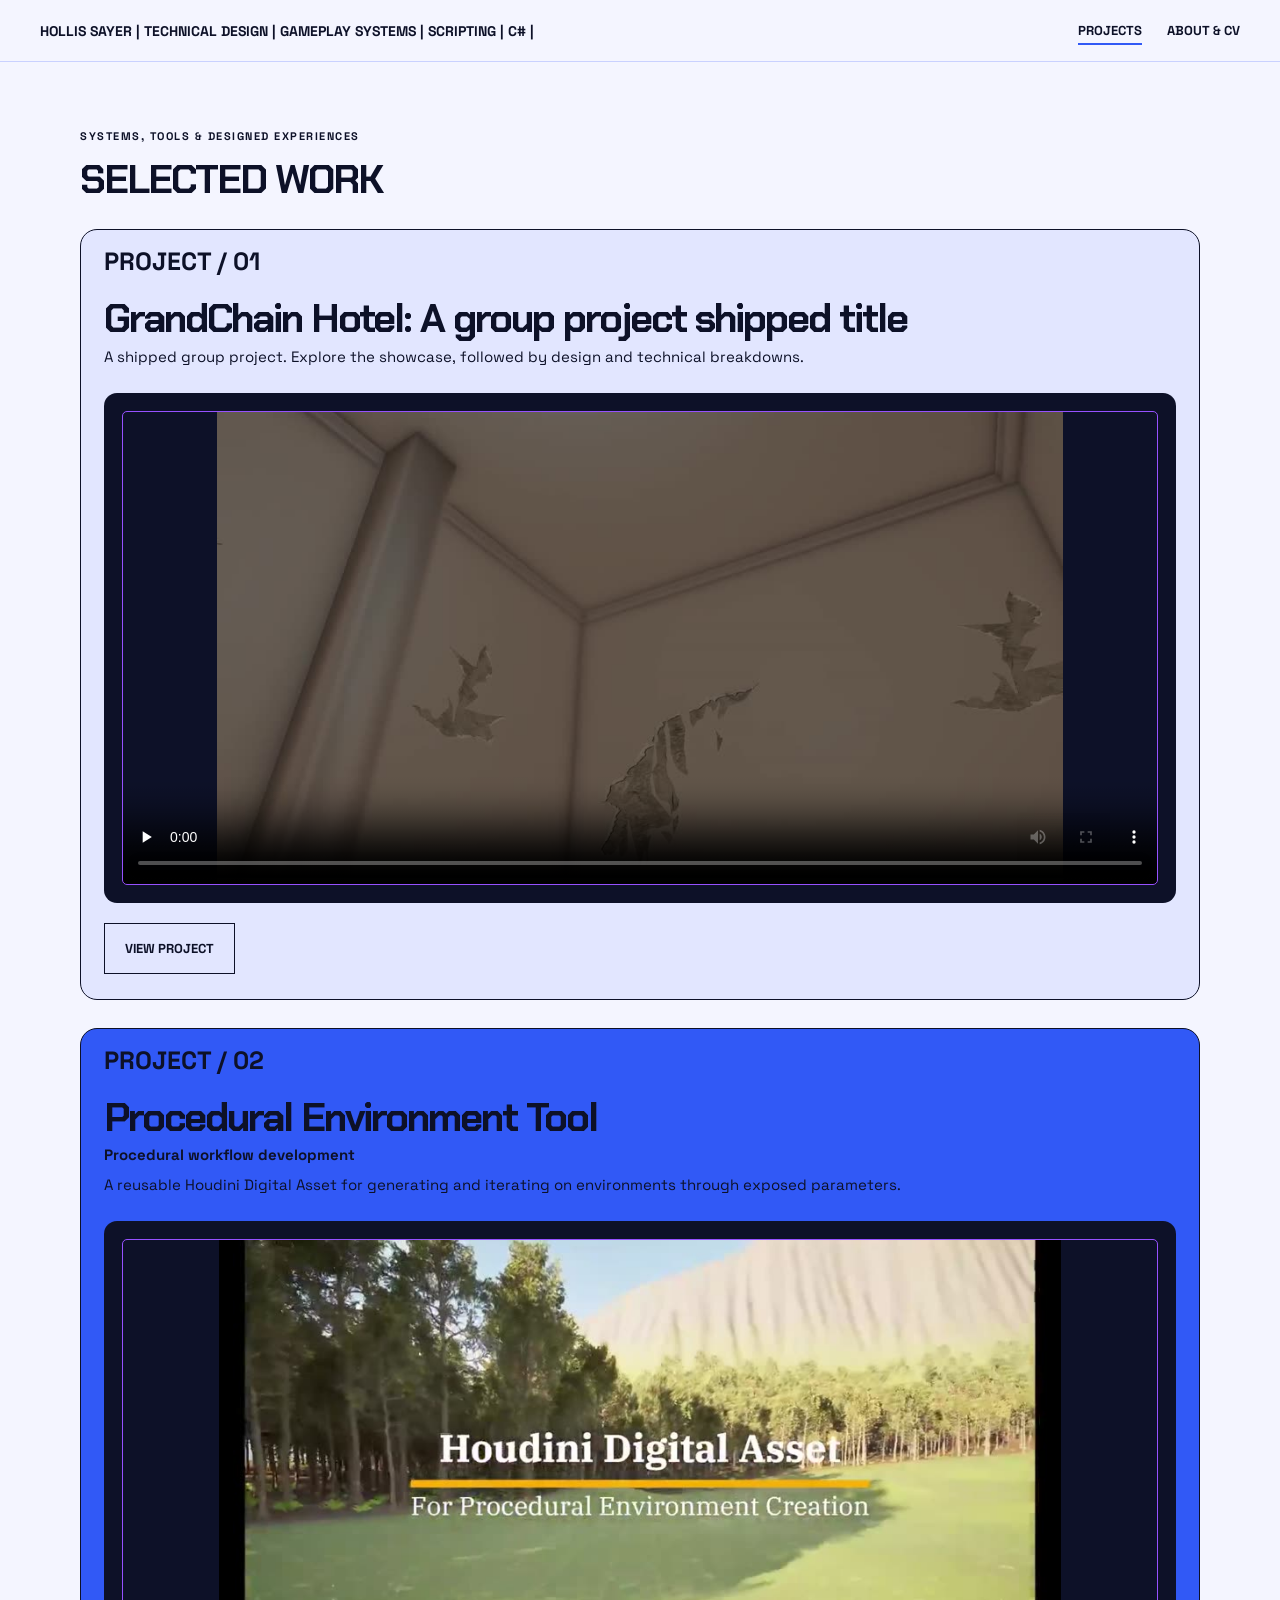
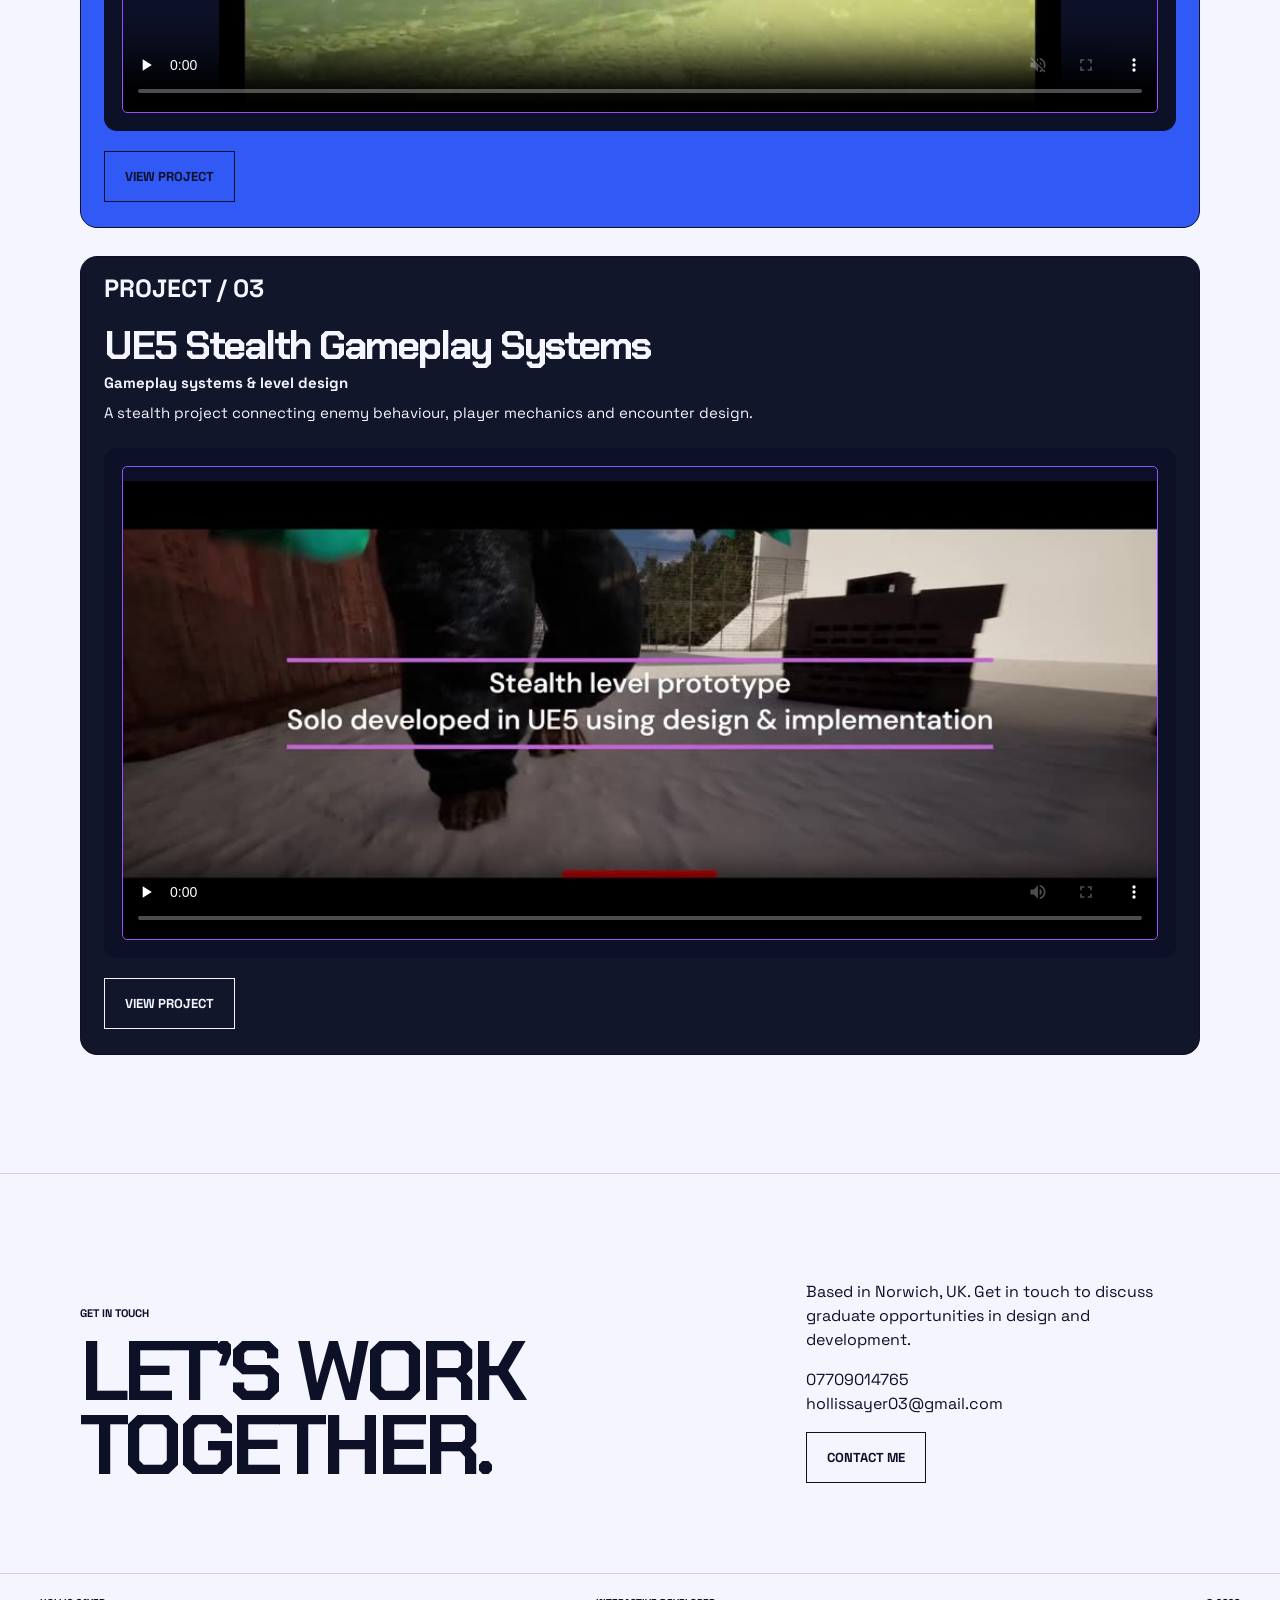
<file: index.html>
<!doctype html>
<html lang="en">
<head>
    <meta charset="utf-8">
    <meta name="viewport" content="width=device-width, initial-scale=1">
    <meta name="description" content="Selected technical design and procedural generation projects by Hollis Sayer.">
    <title>Projects — Hollis Sayer</title>
    <link rel="preconnect" href="https://fonts.googleapis.com">
    <link rel="preconnect" href="https://fonts.gstatic.com" crossorigin>
    <link href="https://fonts.googleapis.com/css2?family=Chakra+Petch:wght@500;600;700&family=Space+Grotesk:wght@400;500;600;700&display=optional" rel="stylesheet">
    <link rel="stylesheet" href="styles.css?v=fast-navigation-5">
</head>
<body>
    <header class="nav">
        <span class="name">HOLLIS SAYER | TECHNICAL DESIGN | GAMEPLAY SYSTEMS | SCRIPTING | C# |</span>
        <nav aria-label="Primary navigation">
            <a href="index.html" class="active" aria-current="page">PROJECTS</a>
            <a href="about.html">ABOUT &amp; CV</a>
        </nav>
    </header>
    <main id="top"><section class="work" id="selected-work"><div class="wrap"><p class="eyebrow">SYSTEMS, TOOLS &amp; DESIGNED EXPERIENCES</p><h2>SELECTED WORK</h2><article class="card pale"><div class="meta"><span>PROJECT / 01</span></div><h3><a href="grandchain-hotel.html">GrandChain Hotel: A group project shipped title</a></h3><p>A shipped group project. Explore the showcase, followed by design and technical breakdowns.</p><div class="video"><video class="project-video" playsinline controls preload="none" aria-label="GrandChain Hotel showcase" poster="images/previews/hotel.jpg"><source src="videos/grandchain-hotel-showcase.mp4" type="video/mp4">Your browser does not support HTML video. <a href="videos/grandchain-hotel-showcase.mp4">Watch the showcase</a>.</video></div><a class="button project-link" style="margin-top:20px" href="grandchain-hotel.html">VIEW PROJECT</a></article><article class="card blue"><div class="meta"><span>PROJECT / 02</span></div><h3><a href="houdini-tool.html">Procedural Environment Tool</a></h3><h4>Procedural workflow development</h4><p>A reusable Houdini Digital Asset for generating and iterating on environments through exposed parameters.</p><div class="video"><video class="project-video" muted playsinline controls preload="none" poster="images/previews/houdini.jpg"><source src="videos/houdini-portfolio-loop-under25mb.mp4" type="video/mp4">Your browser does not support HTML video.</video></div><a class="button project-link" style="margin-top:20px" href="houdini-tool.html">VIEW PROJECT</a></article><article class="card dark"><div class="meta"><span>PROJECT / 03</span></div><h3><a href="stealth-systems.html">UE5 Stealth Gameplay Systems</a></h3><h4>Gameplay systems & level design</h4><p>A stealth project connecting enemy behaviour, player mechanics and encounter design.</p><div class="video"><video class="project-video" playsinline controls preload="none" aria-label="Stealth level showcase" poster="images/previews/stealth.jpg"><source src="videos/stealth-showcase.mp4" type="video/mp4">Your browser does not support HTML video.</video></div><a class="button project-link" style="margin-top:20px" href="stealth-systems.html">VIEW PROJECT</a></article></div></section><section id="contact" class="contact"><div class="wrap contact-grid"><div><small>GET IN TOUCH</small><h2>LET’S WORK<br>TOGETHER.</h2></div><div><p>Based in Norwich, UK. Get in touch to discuss graduate opportunities in design and development.</p><p><a href="tel:+447709014765">07709014765</a><br><a href="mailto:hollissayer03@gmail.com">hollissayer03@gmail.com</a></p><a class="button" href="mailto:hollissayer03@gmail.com">CONTACT ME</a></div></div></section></main>    <footer>
        <span>HOLLIS SAYER</span>
        <span>INTERACTIVE DEVELOPER</span>
        <span>© 2026</span>
    </footer>
    <script src="script.js?v=fast-navigation-5"></script>
</body>
</html>
</file>
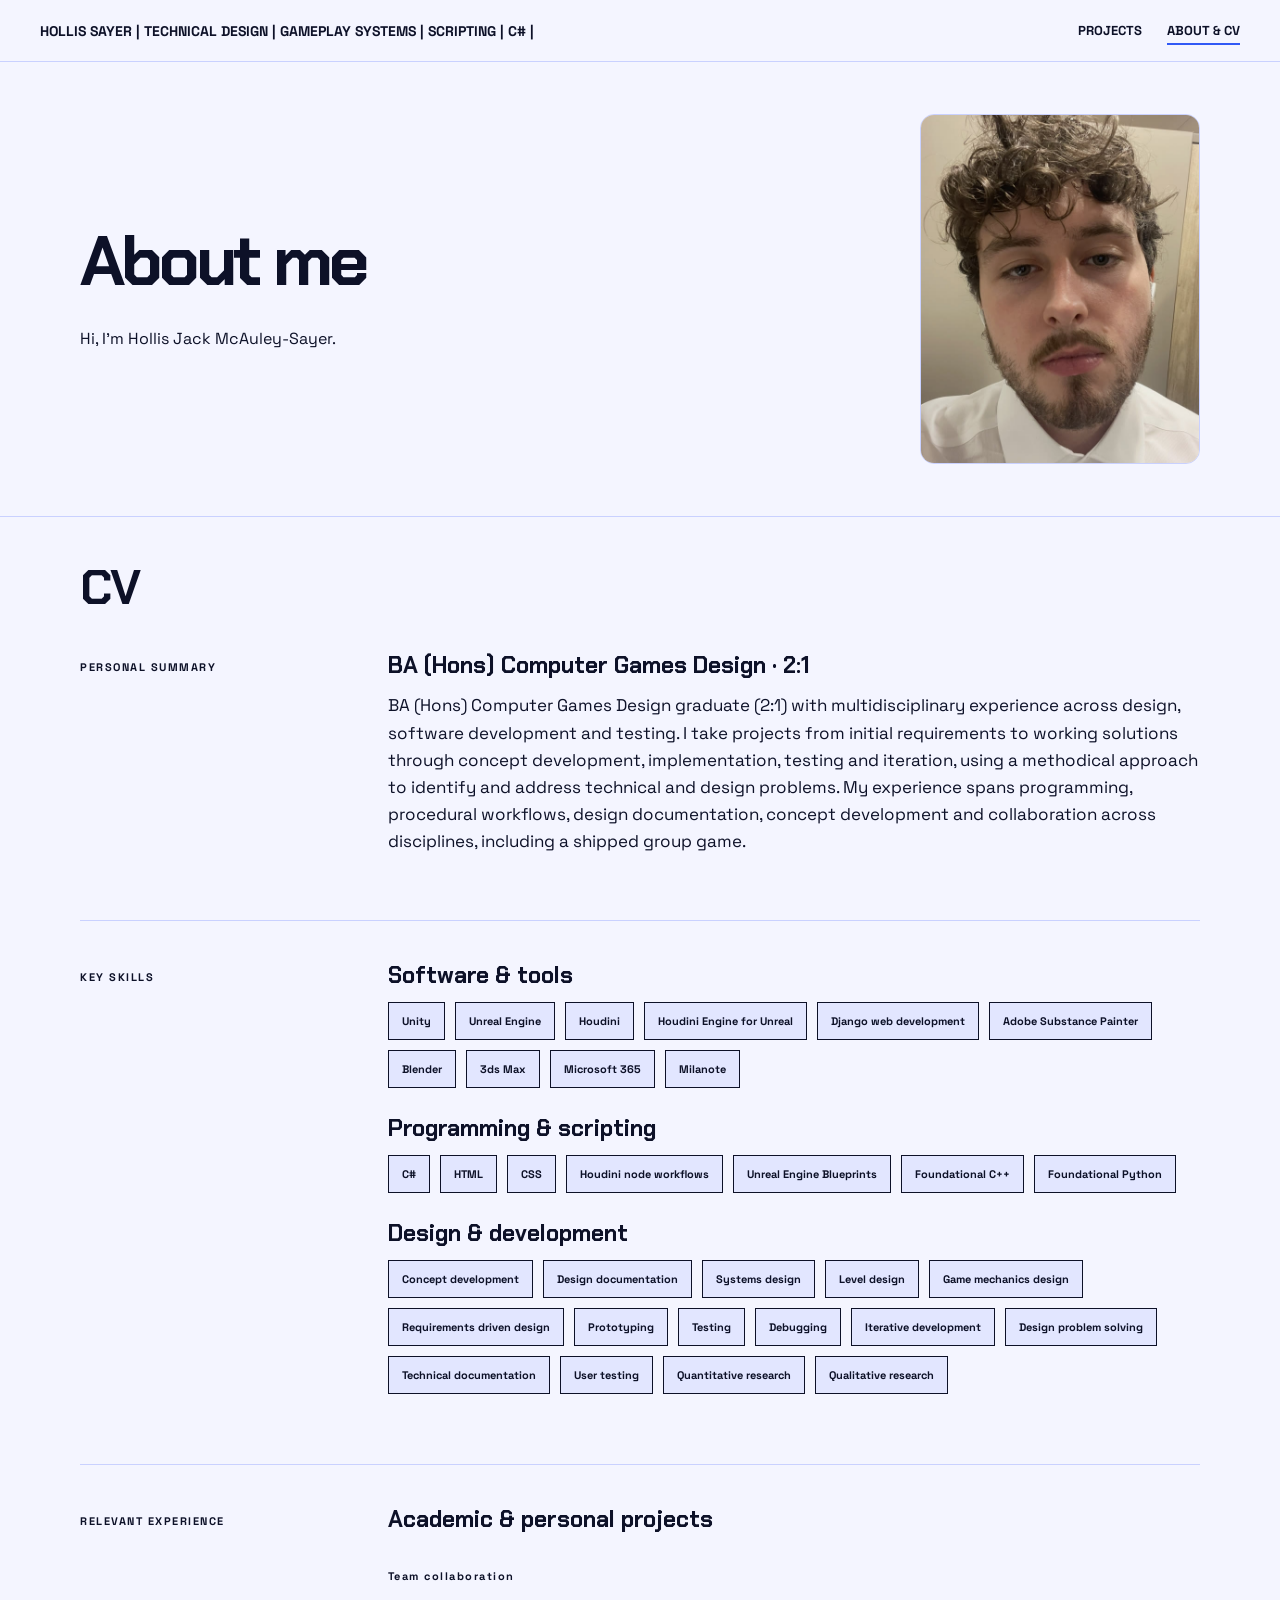
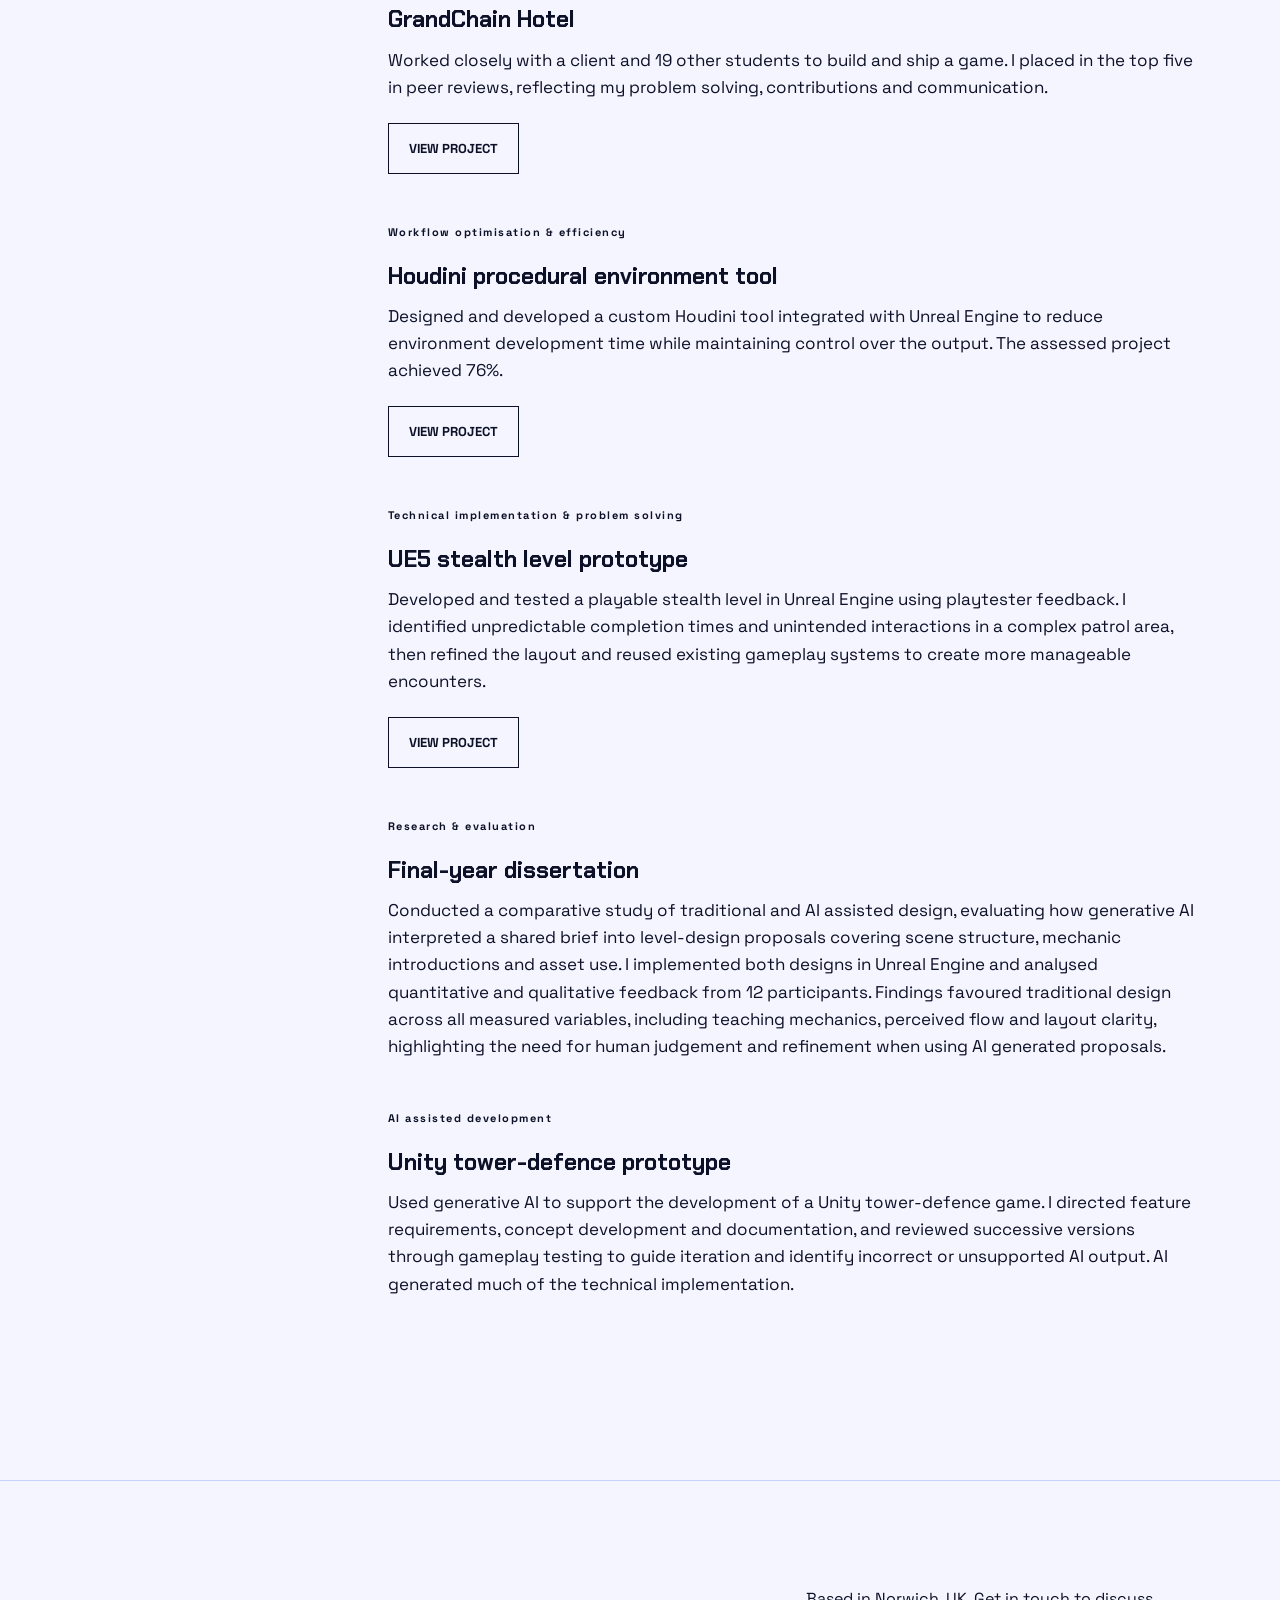
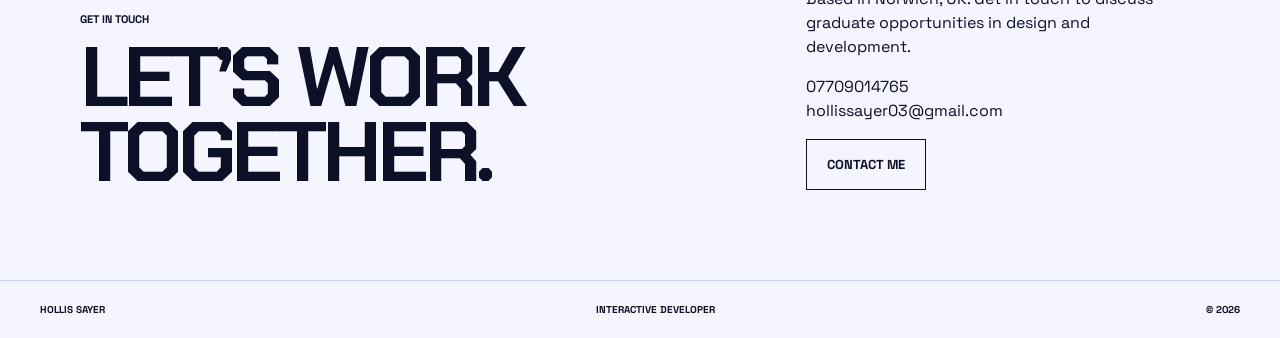
<file: about.html>
<!doctype html>
<html lang="en">
<head>
    <meta charset="utf-8">
    <meta name="viewport" content="width=device-width, initial-scale=1">
    <meta name="description" content="About and CV for Hollis Sayer, a BA (Hons) Computer Games Design graduate based in Norwich, UK.">
    <title>About &amp; CV — Hollis Sayer</title>
    <link rel="preconnect" href="https://fonts.googleapis.com">
    <link rel="preconnect" href="https://fonts.gstatic.com" crossorigin>
    <link href="https://fonts.googleapis.com/css2?family=Chakra+Petch:wght@500;600;700&family=Space+Grotesk:wght@400;500;600;700&display=optional" rel="stylesheet">
    <link rel="stylesheet" href="styles.css?v=about-portrait-20">
</head>
<body>
    <header class="nav">
        <span class="name">HOLLIS SAYER | TECHNICAL DESIGN | GAMEPLAY SYSTEMS | SCRIPTING | C# |</span>
        <nav aria-label="Primary navigation">
            <a href="index.html">PROJECTS</a>
            <a href="about.html" class="active" aria-current="page">ABOUT &amp; CV</a>
        </nav>
    </header>

    <main id="top"><section class="hero" aria-labelledby="about-heading"><div class="wrap about-intro"><div><h1 id="about-heading">About me</h1><p>Hi, I’m Hollis Jack McAuley-Sayer.</p></div><img class="about-portrait" src="images/hollis-portrait.jpg" alt="Hollis Sayer" width="600" height="1298" decoding="async"></div></section><section id="cv" class="page-section cv-section" aria-labelledby="cv-heading"><div class="wrap"><h2 id="cv-heading">CV</h2><article class="cv-block"><div class="cv-label">PERSONAL SUMMARY</div><div><h3>BA (Hons) Computer Games Design · 2:1</h3><p>BA (Hons) Computer Games Design graduate (2:1) with multidisciplinary experience across design, software development and testing. I take projects from initial requirements to working solutions through concept development, implementation, testing and iteration, using a methodical approach to identify and address technical and design problems. My experience spans programming, procedural workflows, design documentation, concept development and collaboration across disciplines, including a shipped group game.</p></div></article><article class="cv-block"><div class="cv-label">KEY SKILLS</div><div><section style="margin-bottom:28px"><h3>Software &amp; tools</h3><div class="skill-list"><span>Unity</span><span>Unreal Engine</span><span>Houdini</span><span>Houdini Engine for Unreal</span><span>Django web development</span><span>Adobe Substance Painter</span><span>Blender</span><span>3ds Max</span><span>Microsoft 365</span><span>Milanote</span></div></section><section style="margin-bottom:28px"><h3>Programming &amp; scripting</h3><div class="skill-list"><span>C#</span><span>HTML</span><span>CSS</span><span>Houdini node workflows</span><span>Unreal Engine Blueprints</span><span>Foundational C++</span><span>Foundational Python</span></div></section><section style="margin-bottom:28px"><h3>Design &amp; development</h3><div class="skill-list"><span>Concept development</span><span>Design documentation</span><span>Systems design</span><span>Level design</span><span>Game mechanics design</span><span>Requirements driven design</span><span>Prototyping</span><span>Testing</span><span>Debugging</span><span>Iterative development</span><span>Design problem solving</span><span>Technical documentation</span><span>User testing</span><span>Quantitative research</span><span>Qualitative research</span></div></section></div></article><article class="cv-block"><div class="cv-label">RELEVANT EXPERIENCE</div><div><h3>Academic &amp; personal projects</h3><article class="system-block"><p class="eyebrow">Team collaboration</p><h3>GrandChain Hotel</h3><p>Worked closely with a client and 19 other students to build and ship a game. I placed in the top five in peer reviews, reflecting my problem solving, contributions and communication.</p><a class="button" href="grandchain-hotel.html">VIEW PROJECT</a></article><article class="system-block"><p class="eyebrow">Workflow optimisation &amp; efficiency</p><h3>Houdini procedural environment tool</h3><p>Designed and developed a custom Houdini tool integrated with Unreal Engine to reduce environment development time while maintaining control over the output. The assessed project achieved 76%.</p><a class="button" href="houdini-tool.html">VIEW PROJECT</a></article><article class="system-block"><p class="eyebrow">Technical implementation &amp; problem solving</p><h3>UE5 stealth level prototype</h3><p>Developed and tested a playable stealth level in Unreal Engine using playtester feedback. I identified unpredictable completion times and unintended interactions in a complex patrol area, then refined the layout and reused existing gameplay systems to create more manageable encounters.</p><a class="button" href="stealth-systems.html">VIEW PROJECT</a></article><article class="system-block"><p class="eyebrow">Research &amp; evaluation</p><h3>Final-year dissertation</h3><p>Conducted a comparative study of traditional and AI assisted design, evaluating how generative AI interpreted a shared brief into level-design proposals covering scene structure, mechanic introductions and asset use. I implemented both designs in Unreal Engine and analysed quantitative and qualitative feedback from 12 participants. Findings favoured traditional design across all measured variables, including teaching mechanics, perceived flow and layout clarity, highlighting the need for human judgement and refinement when using AI generated proposals.</p></article><article class="system-block"><p class="eyebrow">AI assisted development</p><h3>Unity tower-defence prototype</h3><p>Used generative AI to support the development of a Unity tower-defence game. I directed feature requirements, concept development and documentation, and reviewed successive versions through gameplay testing to guide iteration and identify incorrect or unsupported AI output. AI generated much of the technical implementation.</p></article></div></article></div></section><section id="contact" class="contact"><div class="wrap contact-grid"><div><small>GET IN TOUCH</small><h2>LET’S WORK<br>TOGETHER.</h2></div><div><p>Based in Norwich, UK. Get in touch to discuss graduate opportunities in design and development.</p><p><a href="tel:+447709014765">07709014765</a><br><a href="mailto:hollissayer03@gmail.com">hollissayer03@gmail.com</a></p><a class="button" href="mailto:hollissayer03@gmail.com">CONTACT ME</a></div></div></section></main>

    <footer>
        <span>HOLLIS SAYER</span>
        <span>INTERACTIVE DEVELOPER</span>
        <span>© 2026</span>
    </footer>
    <script src="script.js?v=fast-navigation-5"></script>
</body>
</html>
</file>
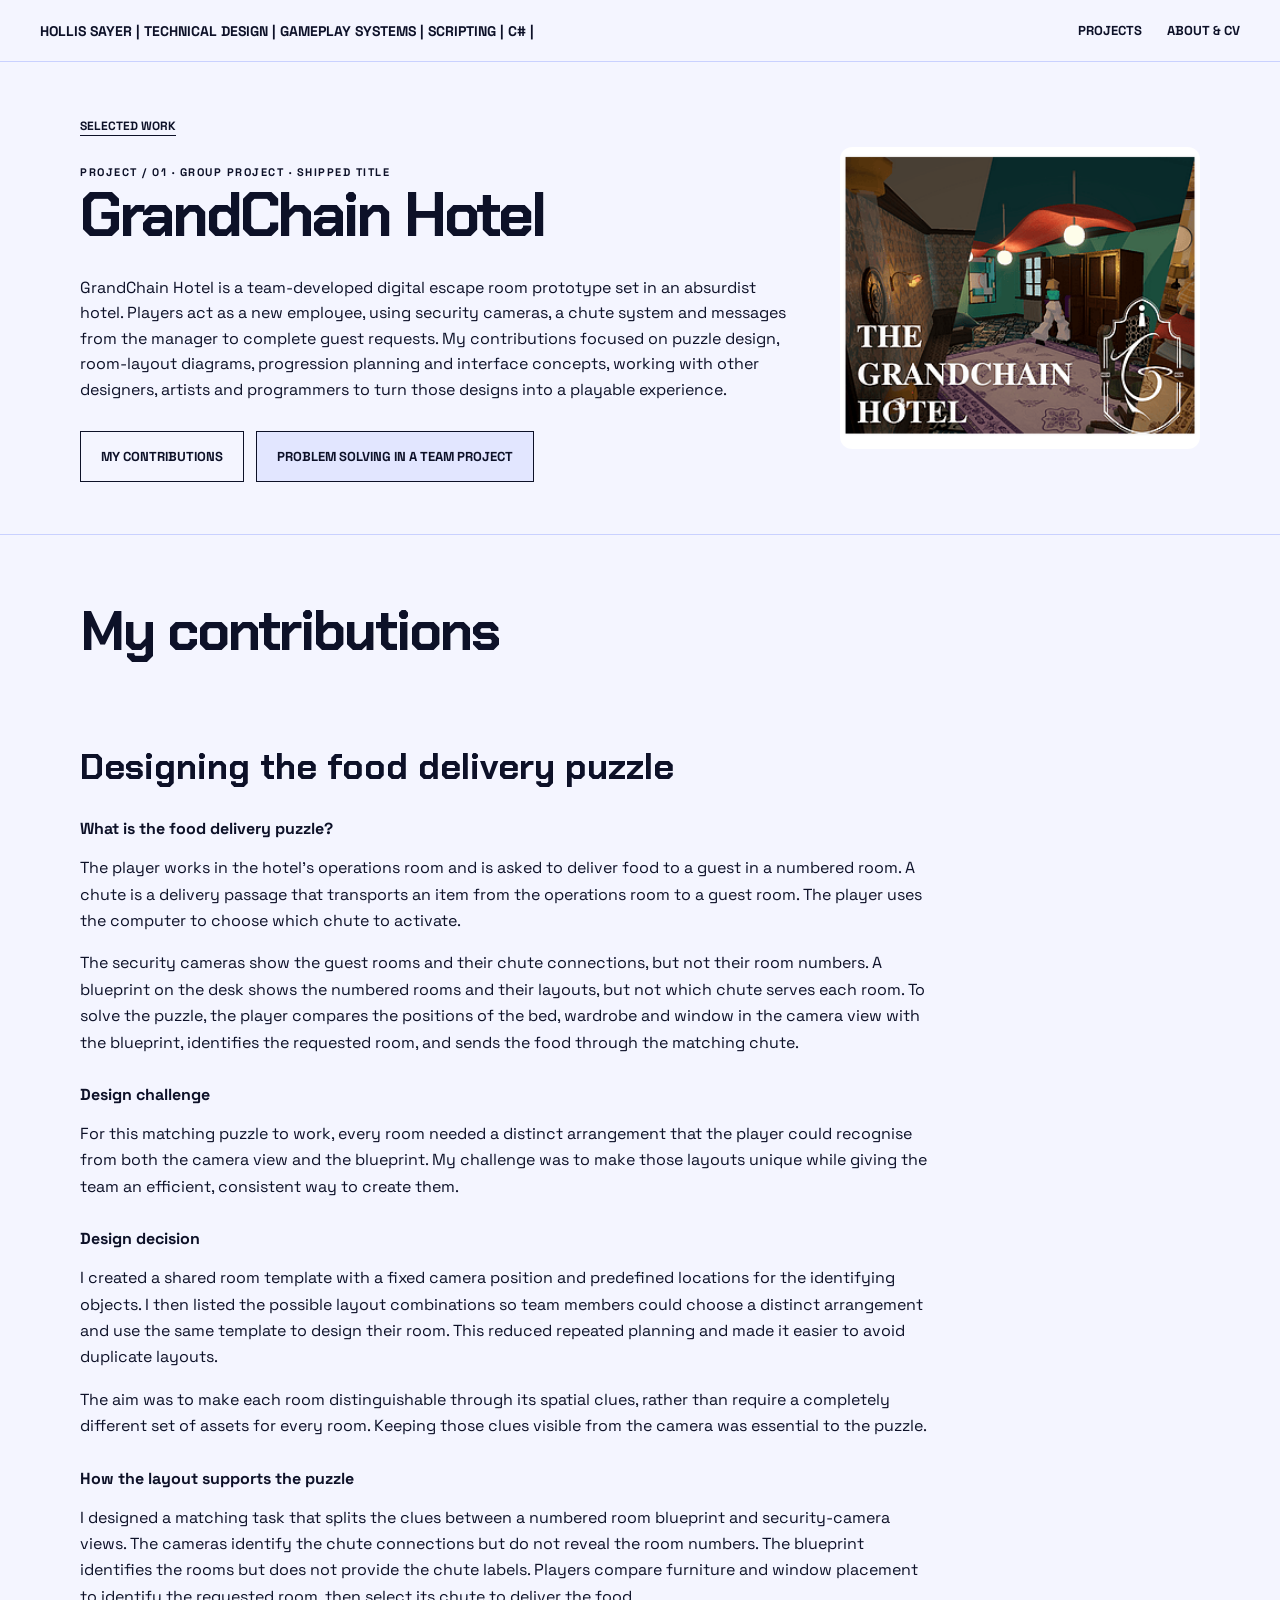
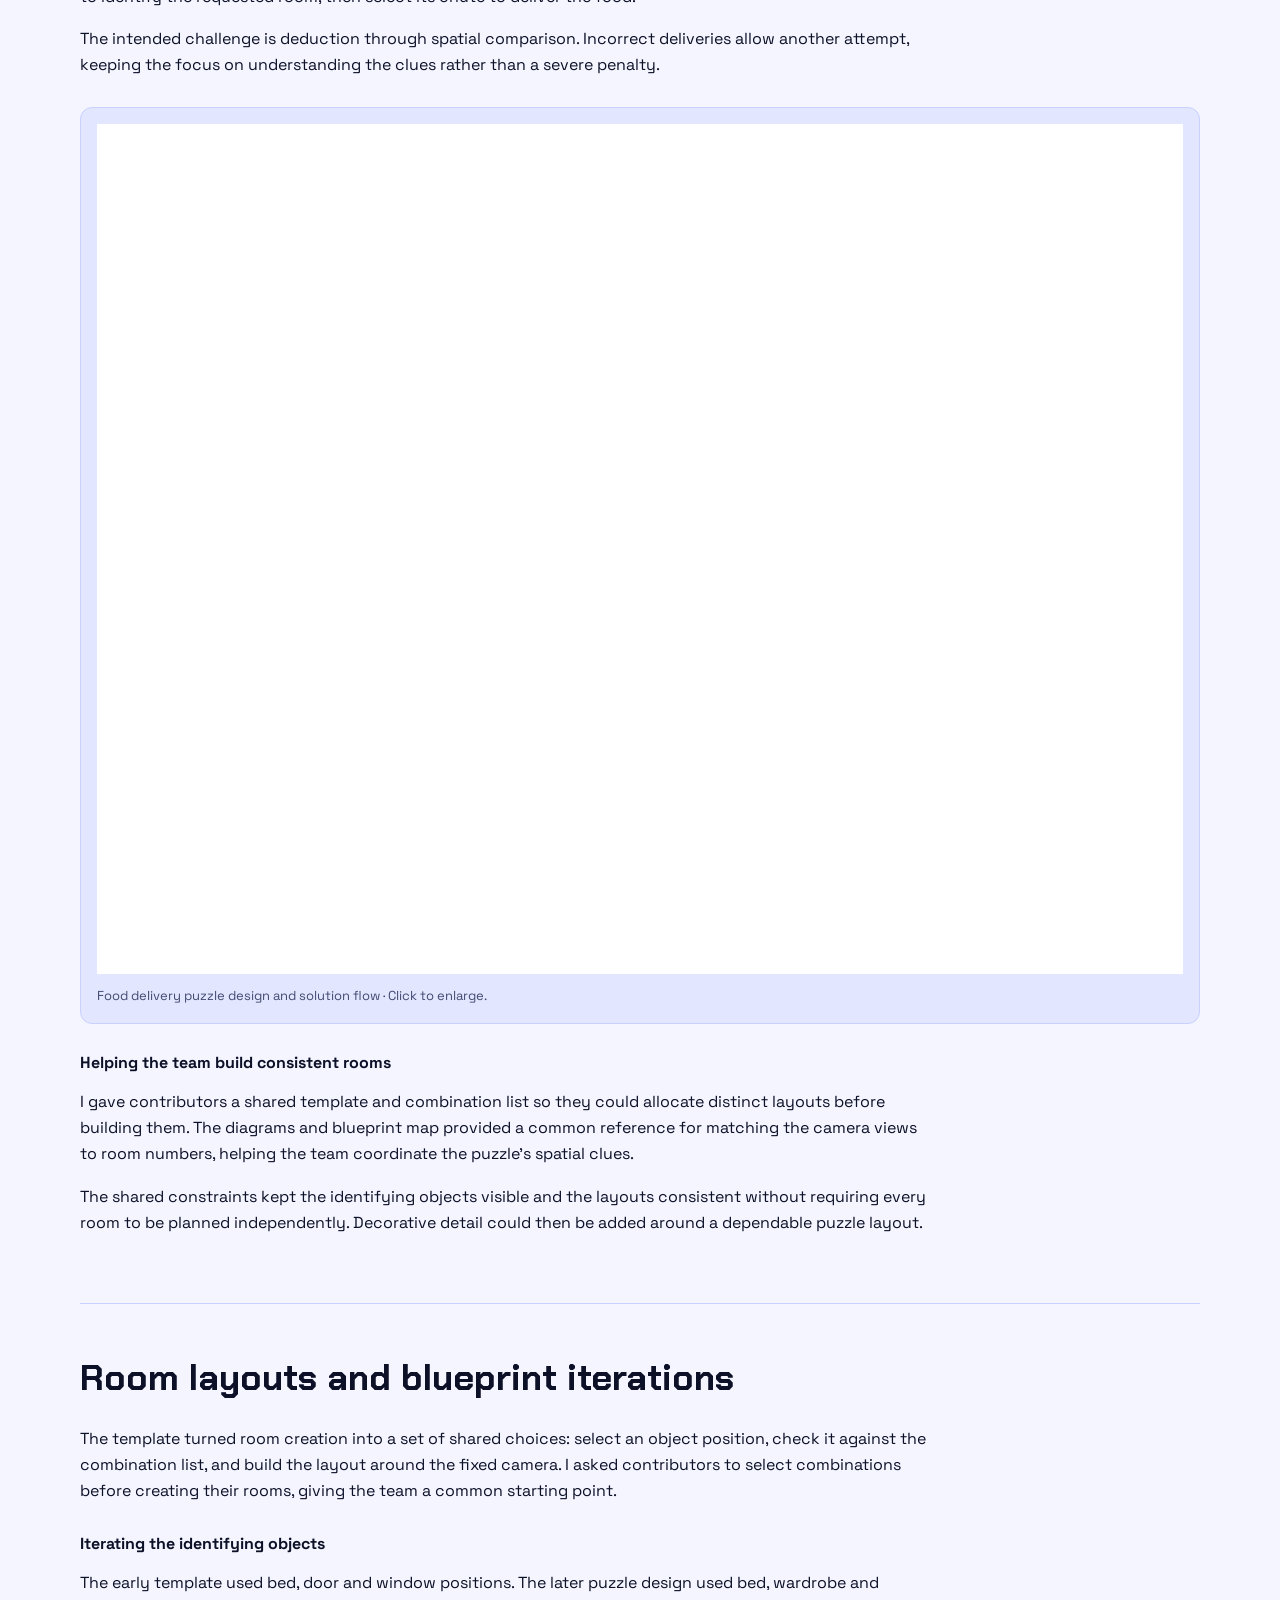
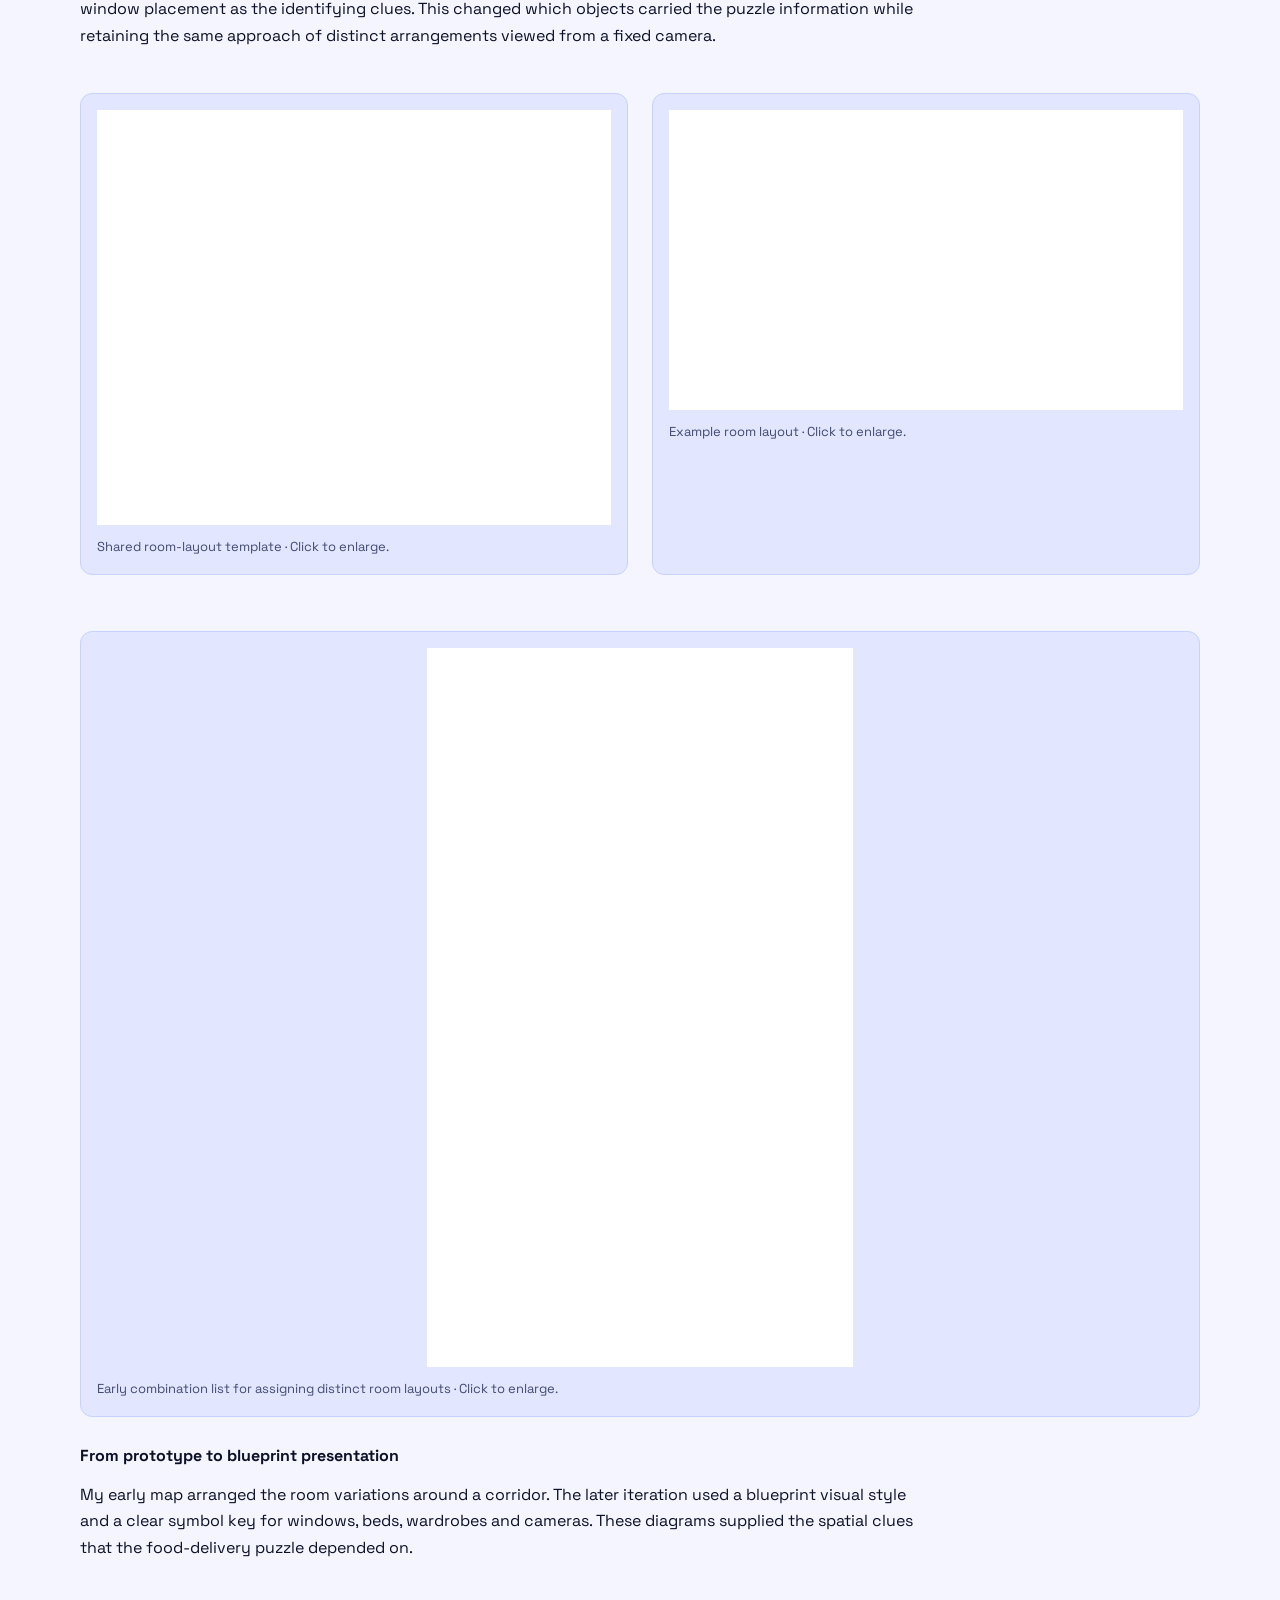
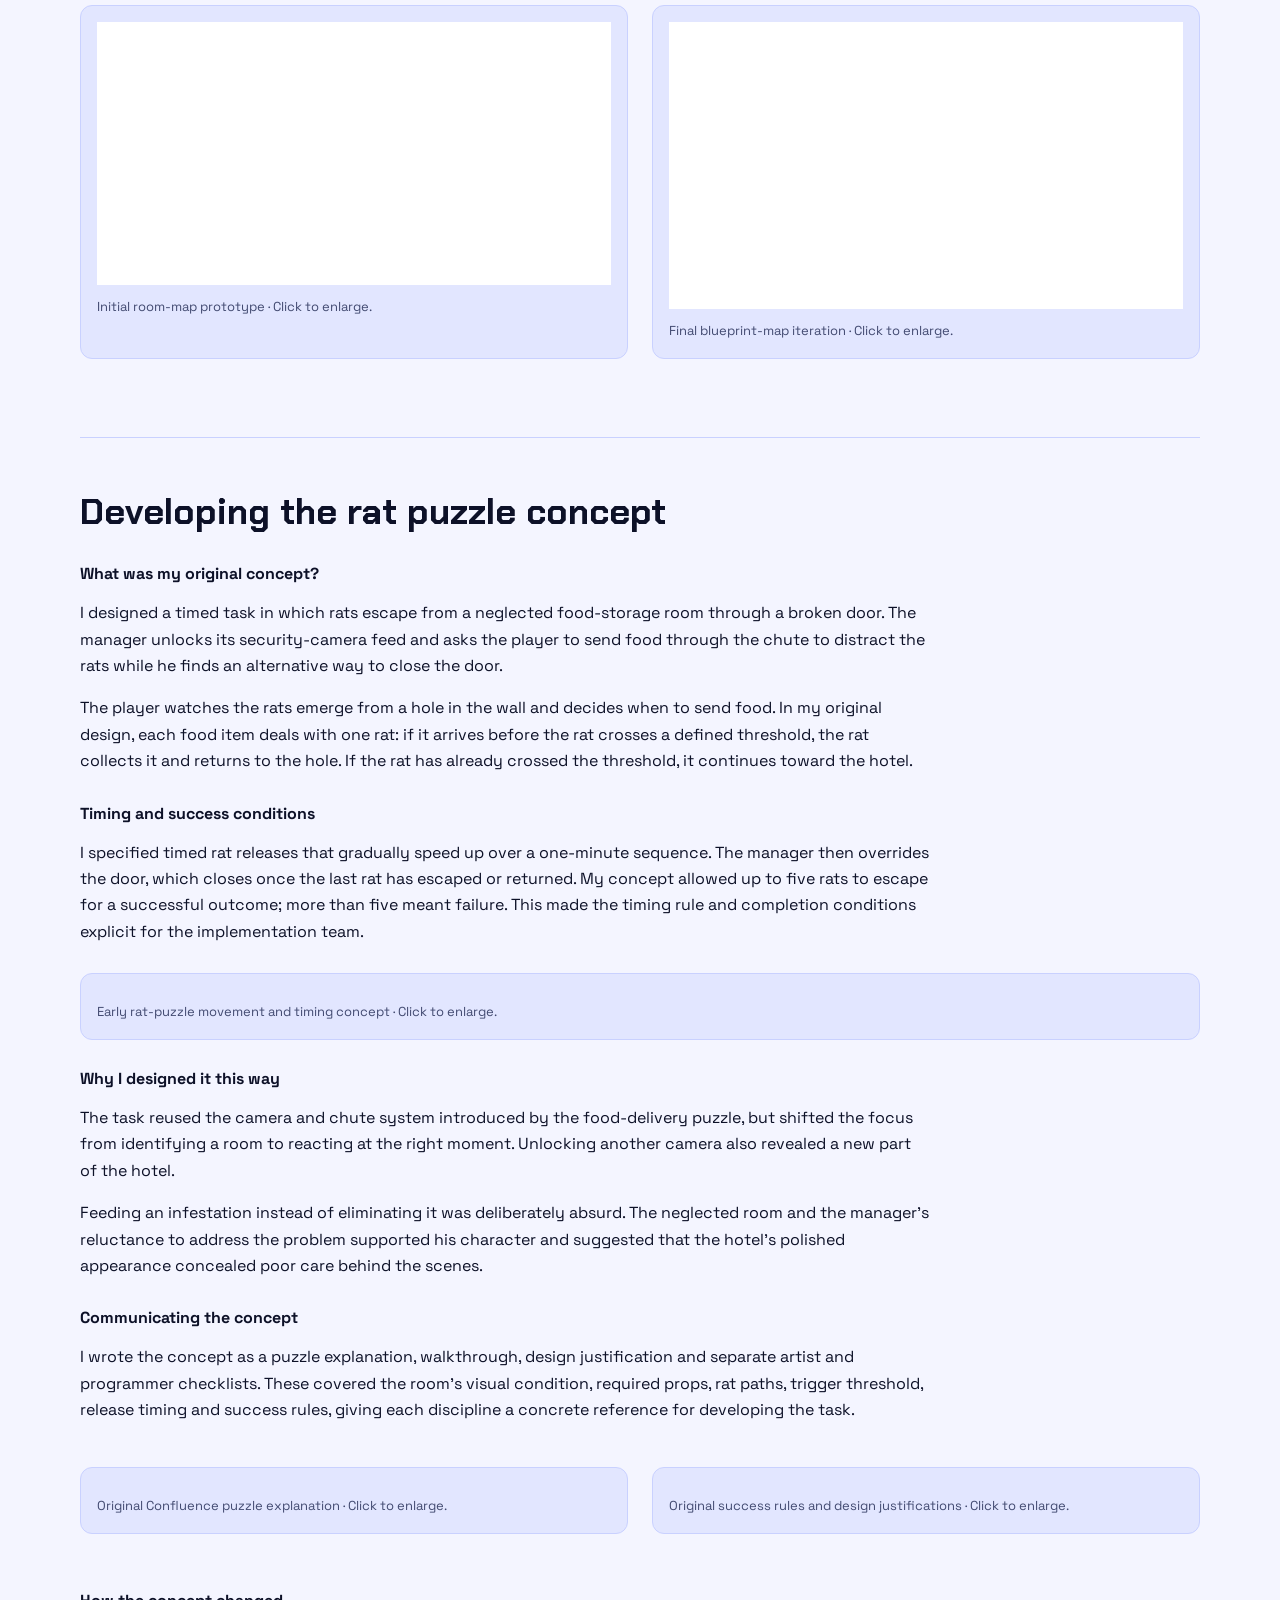
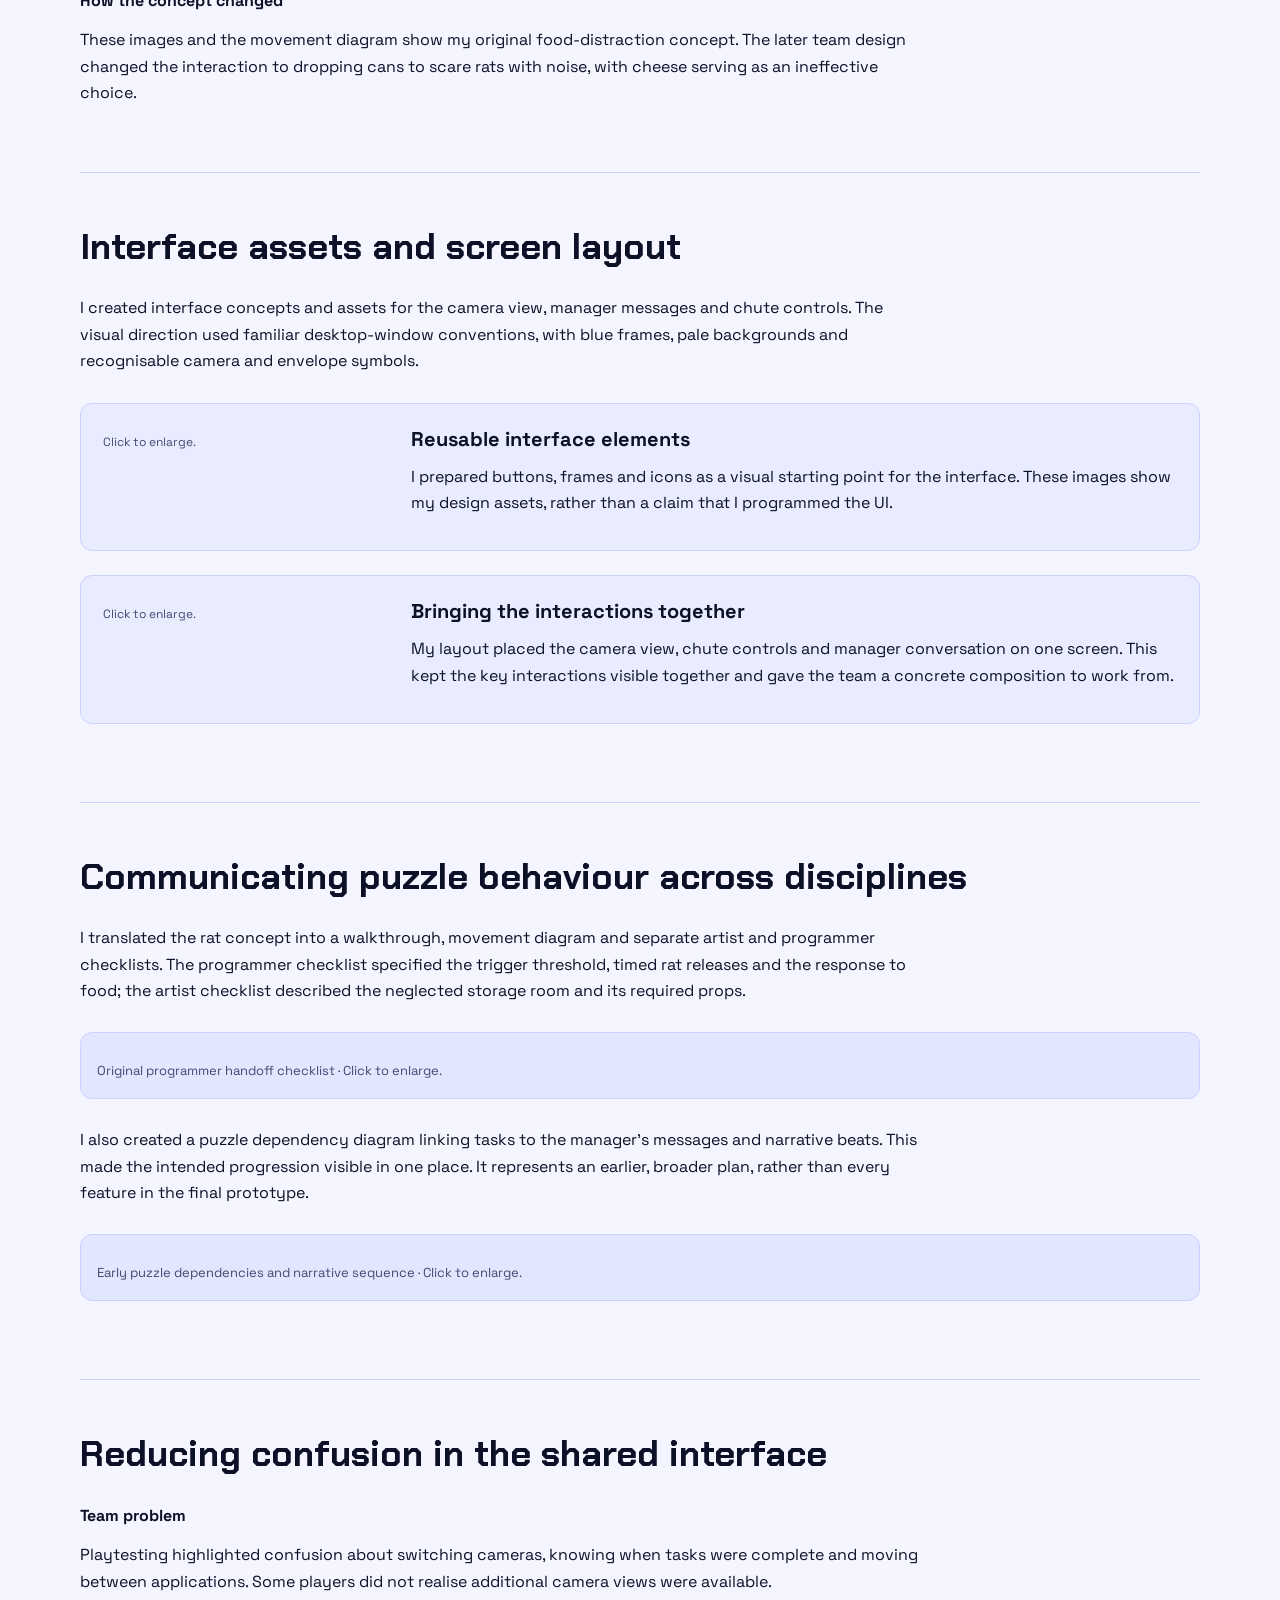
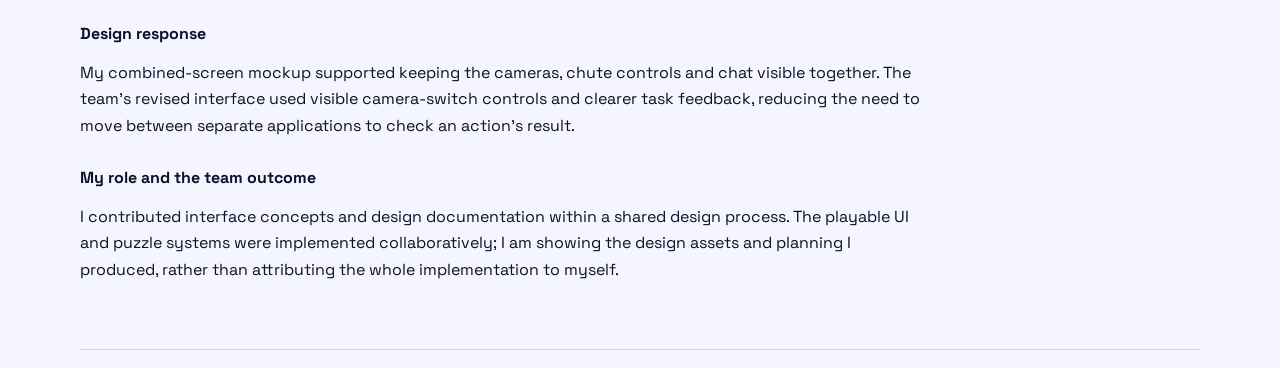
<file: ai-level-design.html>
<!doctype html><html lang="en"><head><meta charset="utf-8"><meta name="viewport" content="width=device-width, initial-scale=1"><meta http-equiv="refresh" content="0; url=grandchain-hotel.html"><title>GrandChain Hotel — Hollis Sayer</title></head><body><p>This project is now <a href="grandchain-hotel.html">GrandChain Hotel</a>.</p><a href="index.html#selected-work">Back to projects</a></body></html>
</file>
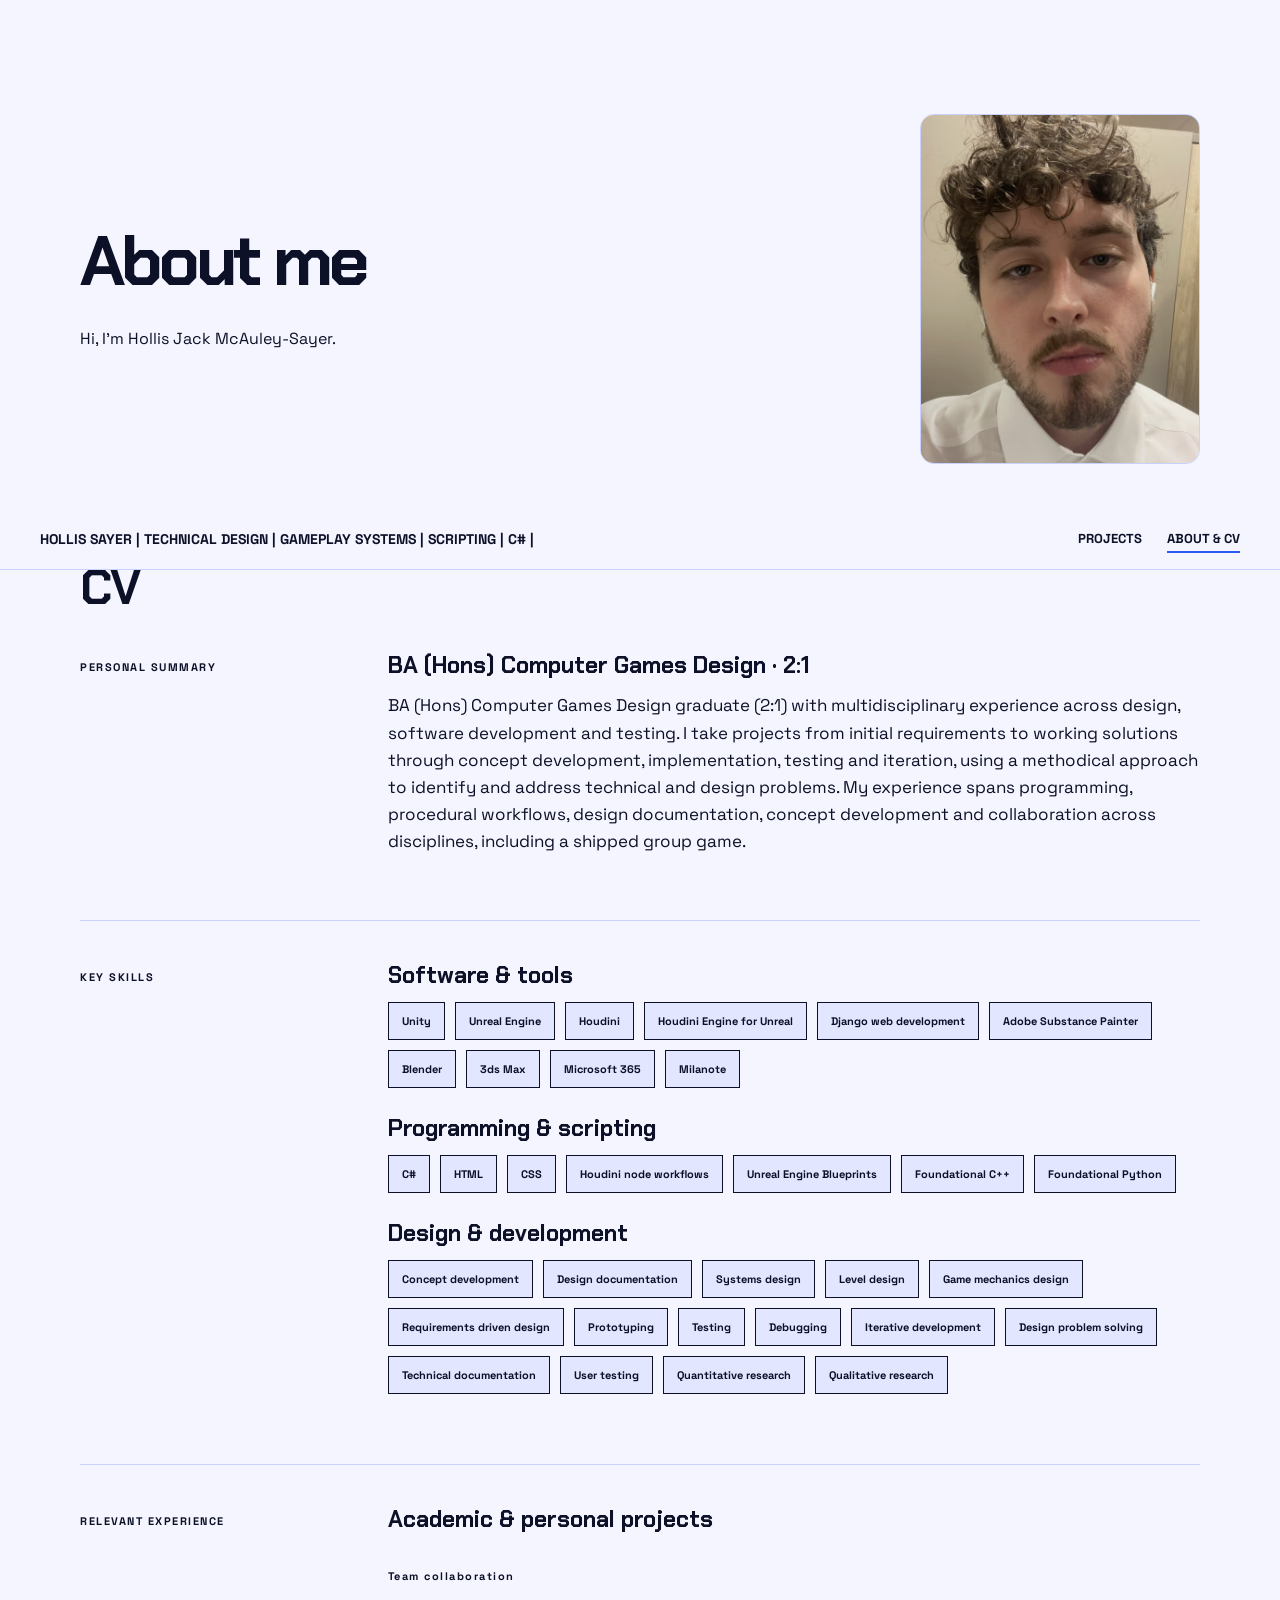
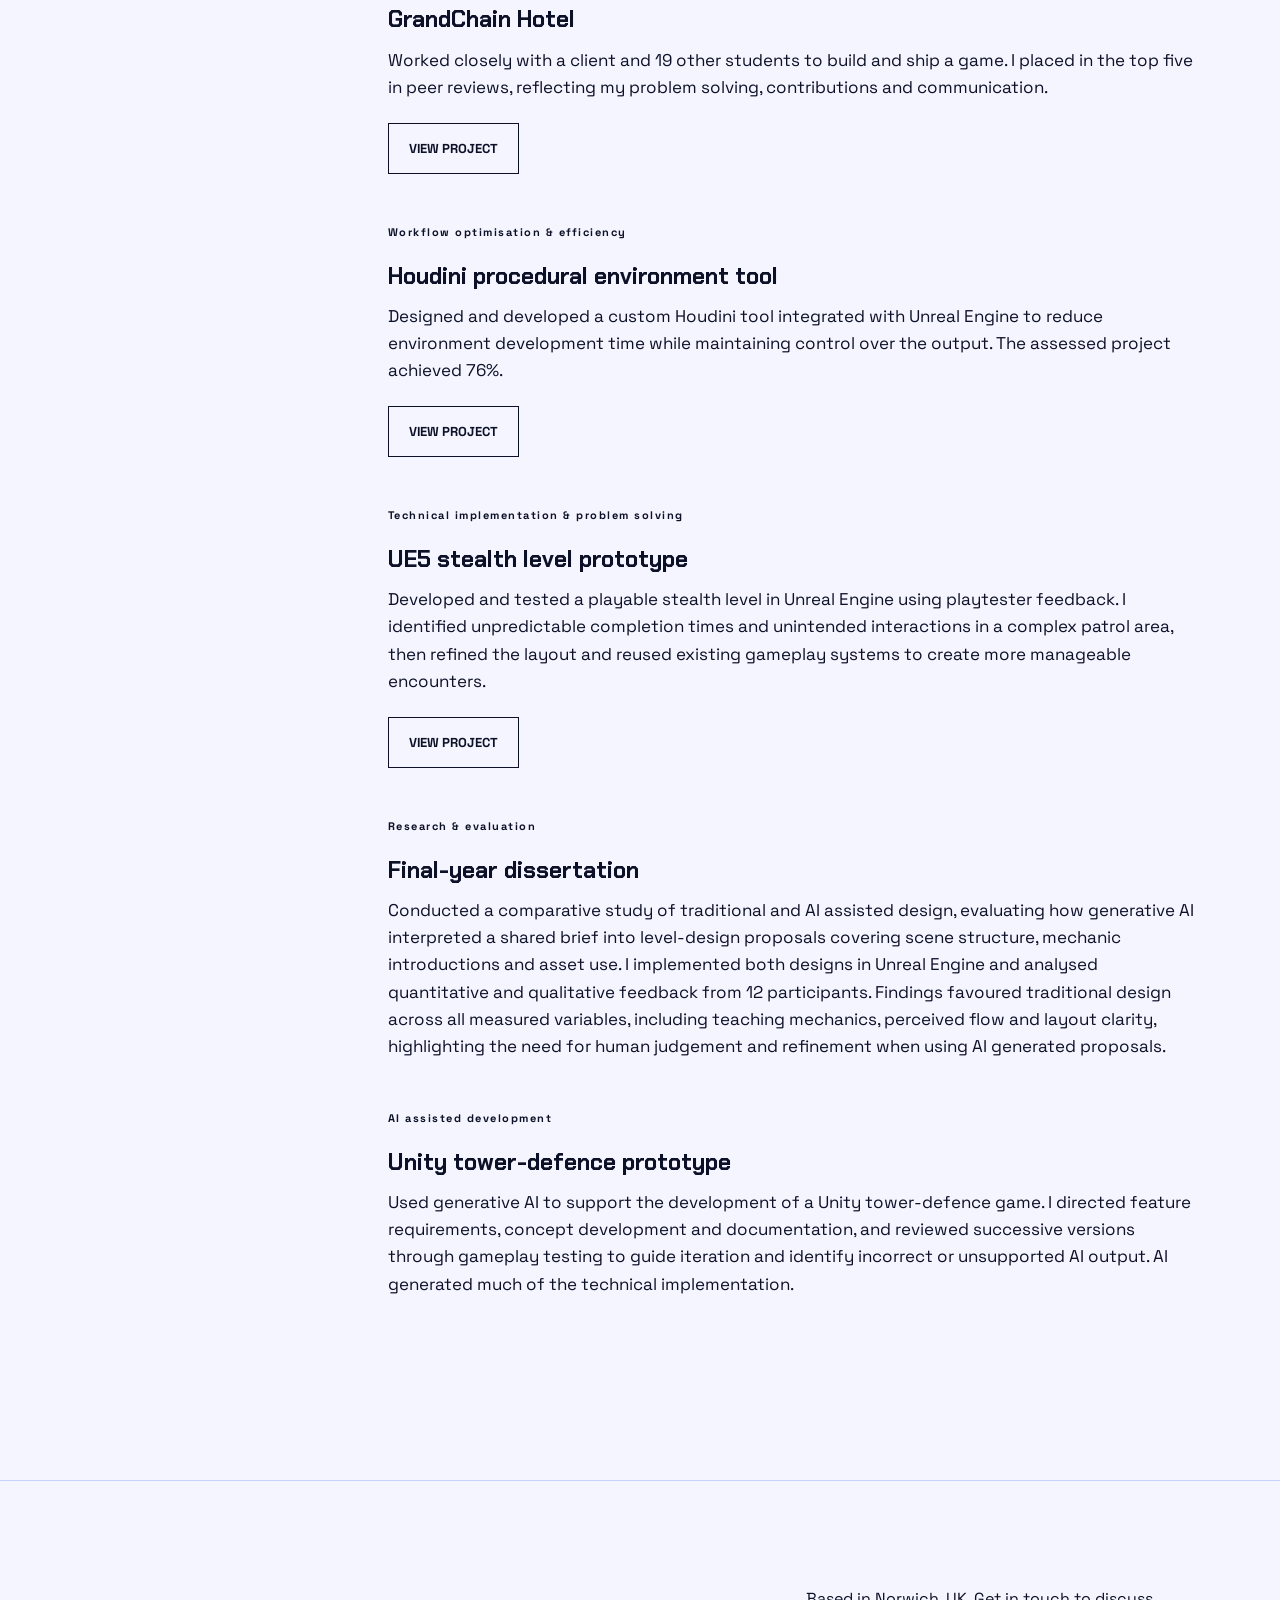
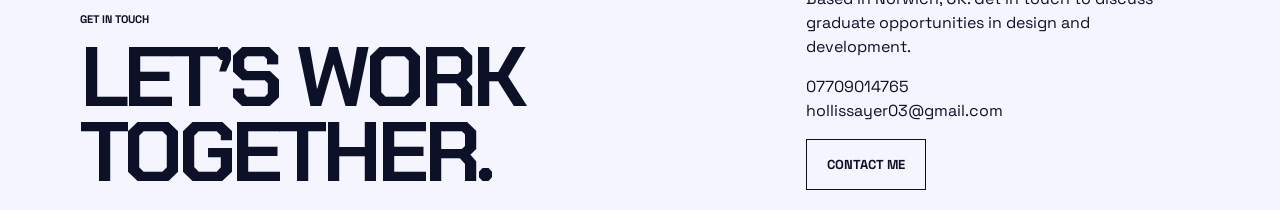
<file: cv.html>
<!doctype html>
<html lang="en">
<head>
    <meta charset="utf-8">
    <meta name="viewport" content="width=device-width, initial-scale=1">
    <meta http-equiv="refresh" content="0; url=about.html#cv">
    <link rel="canonical" href="about.html#cv">
    <title>CV — Hollis Sayer</title>
</head>
<body>
    <p>The CV is now part of the <a href="about.html#cv">About &amp; CV page</a>.</p>
</body>
</html>
</file>
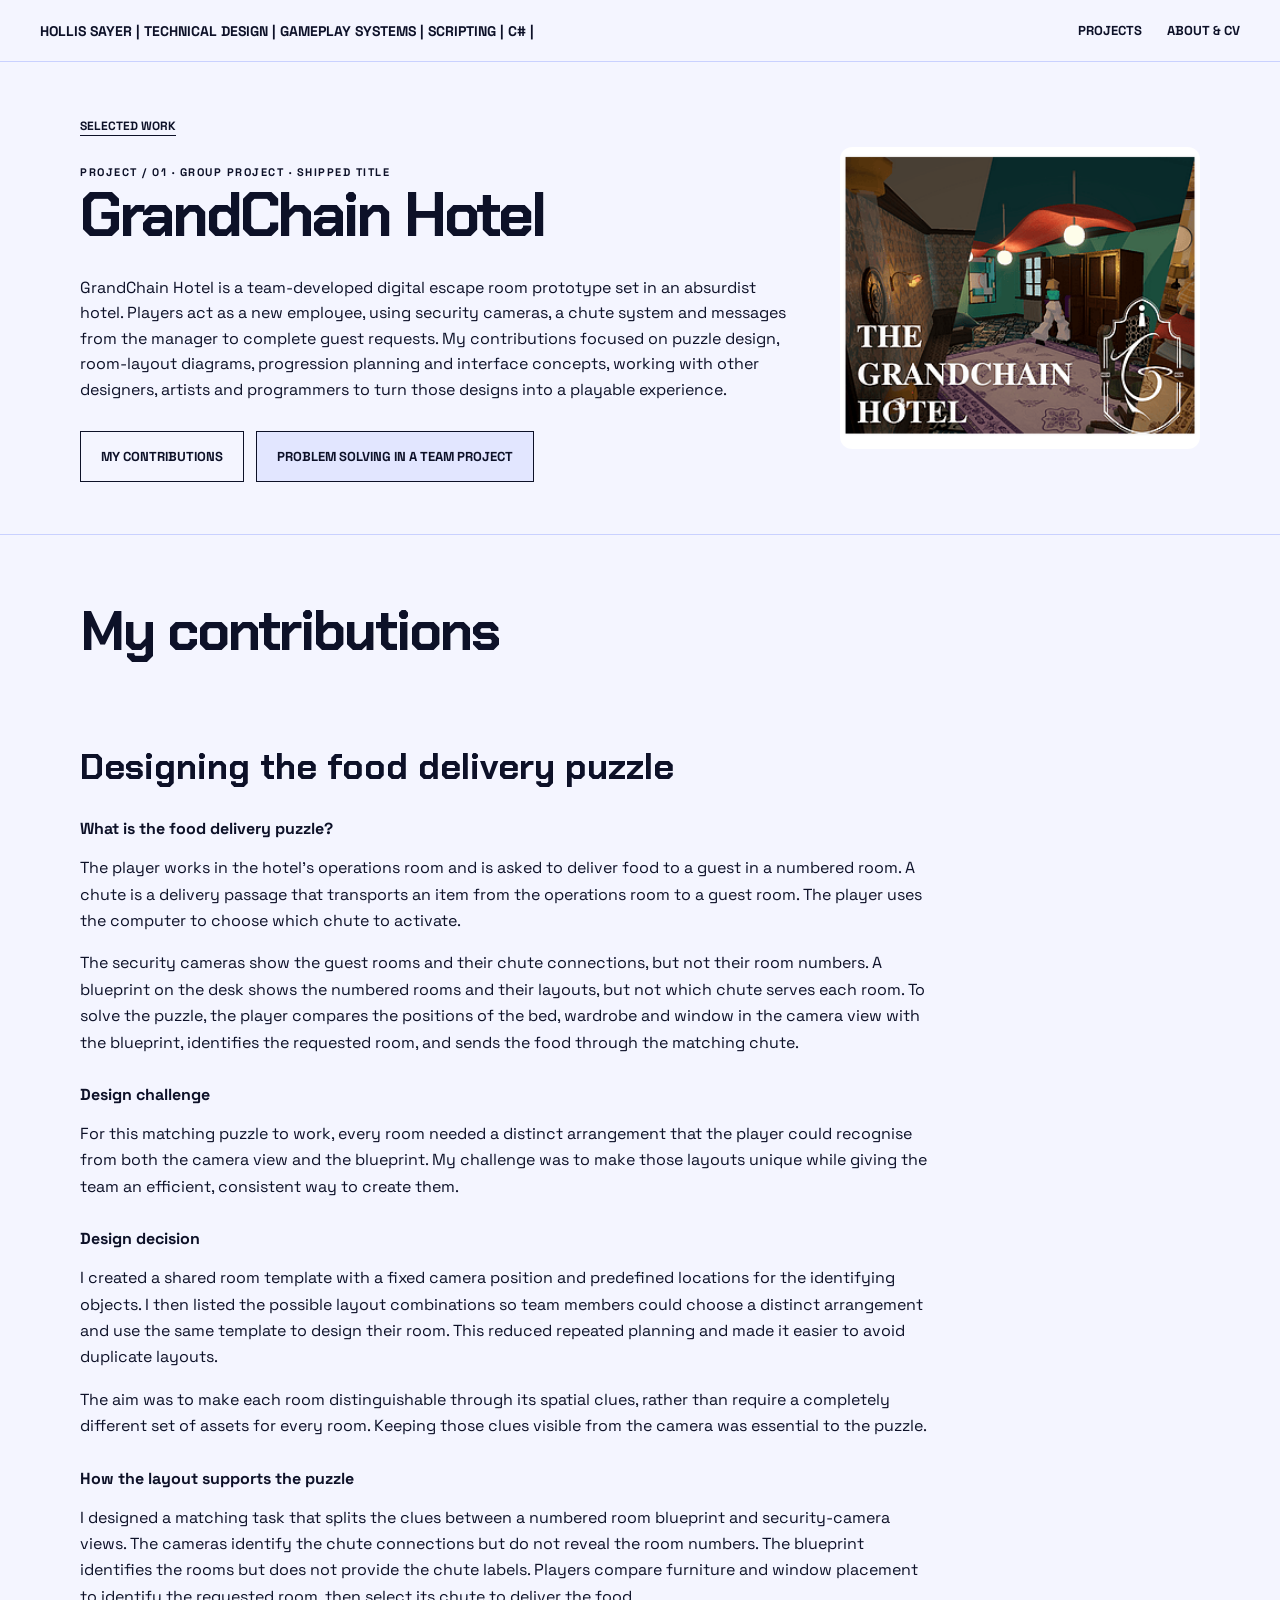
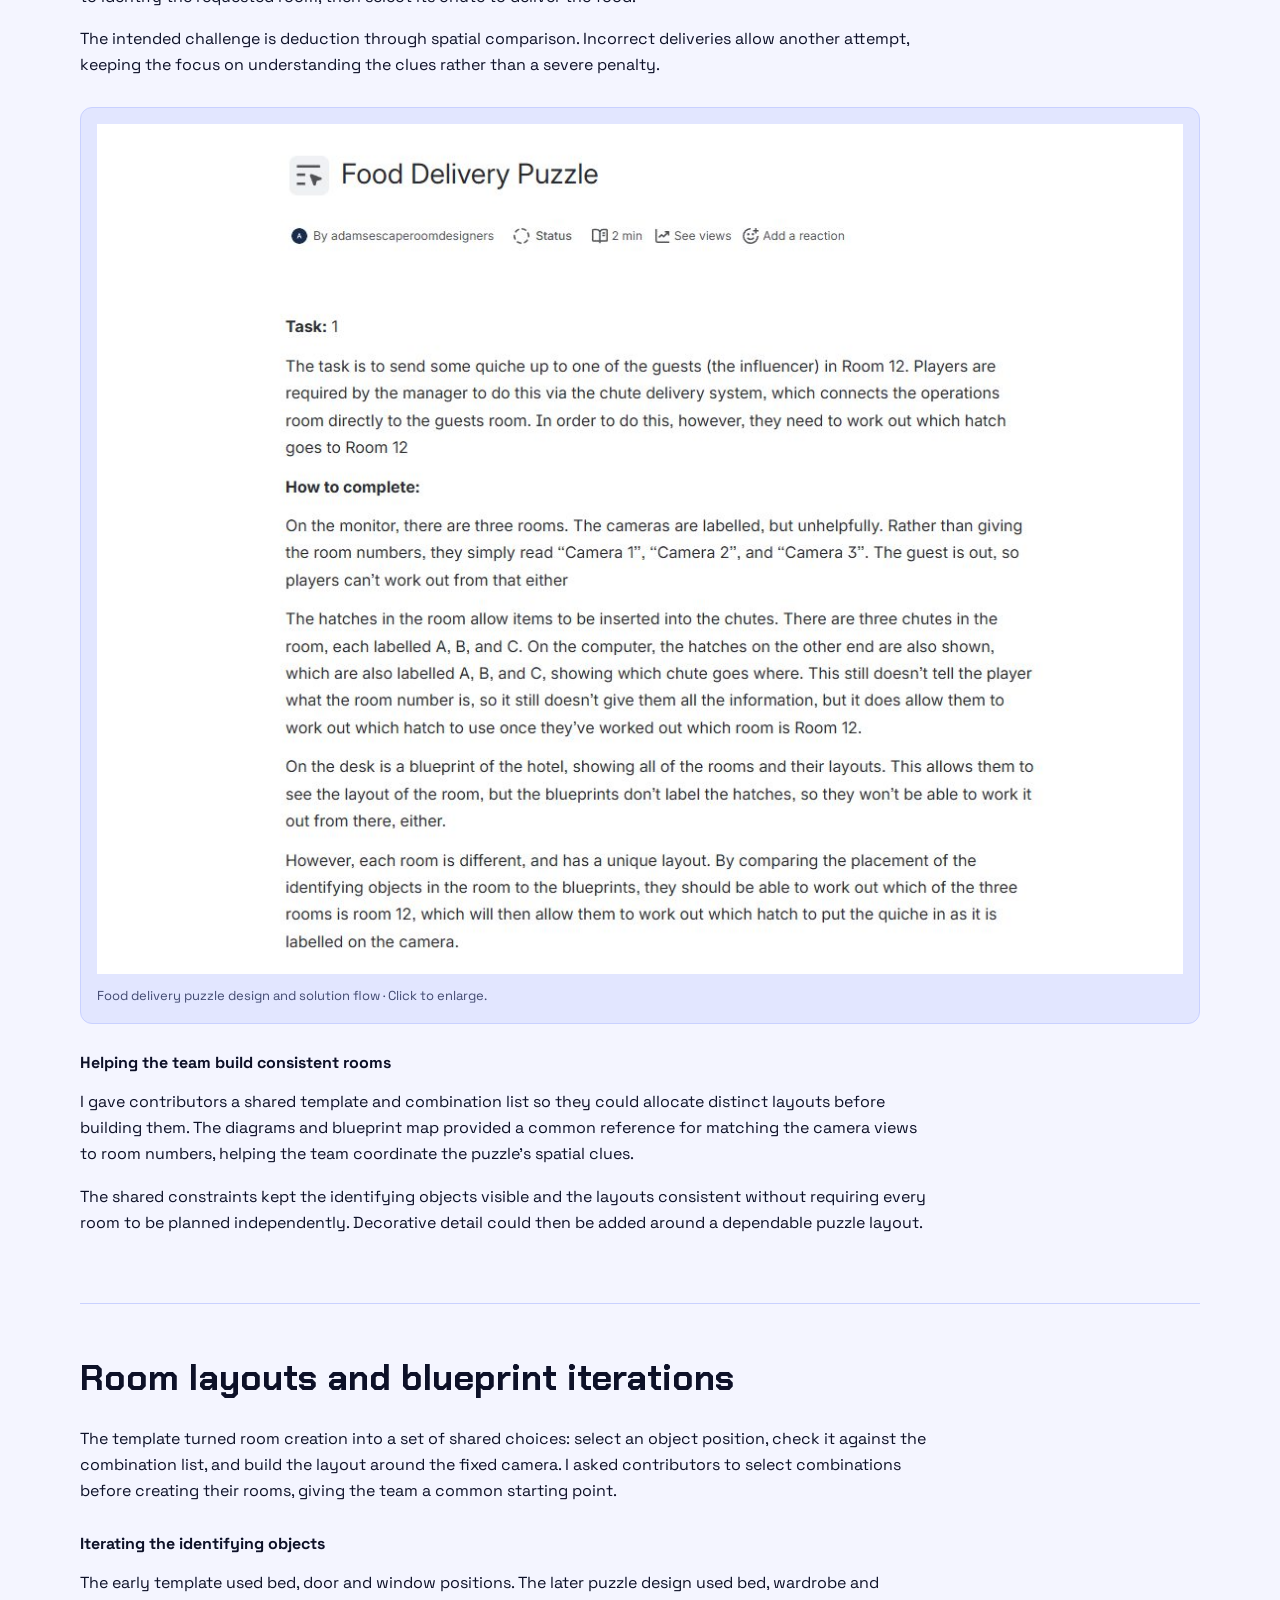
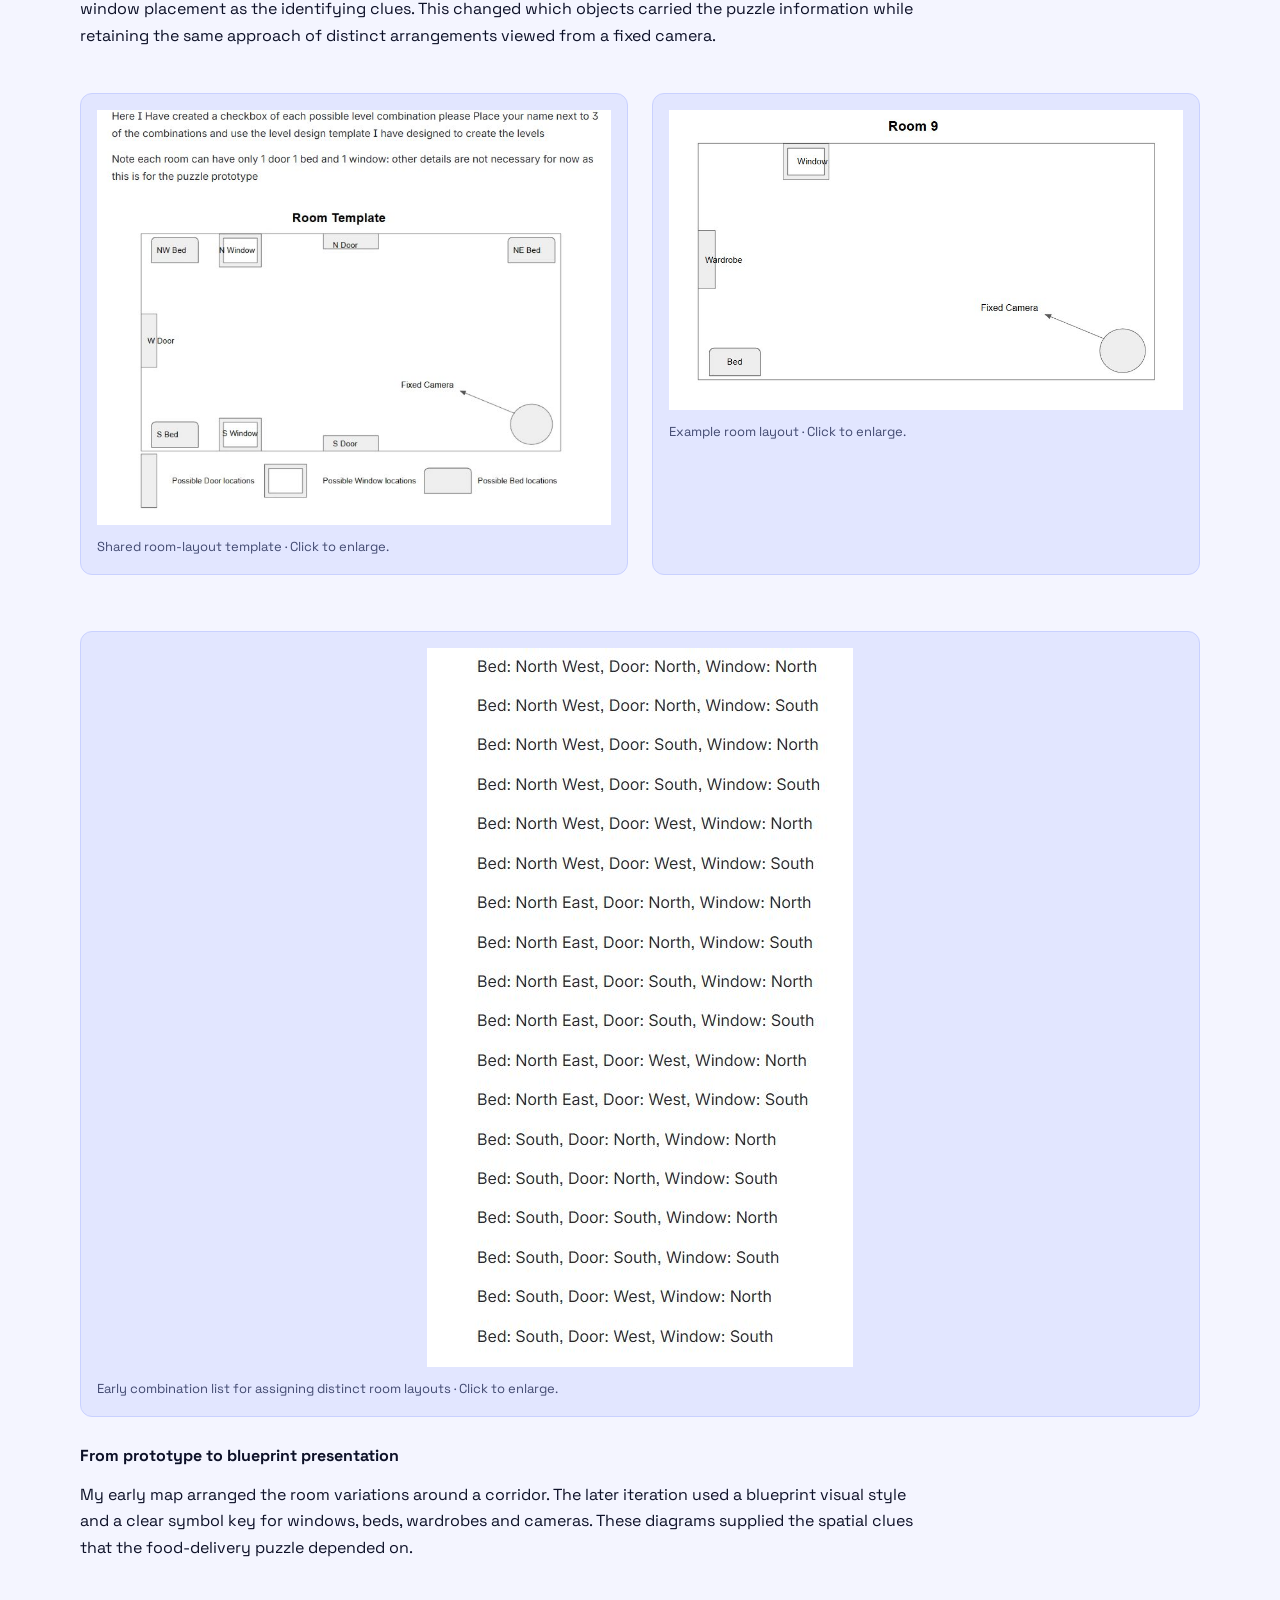
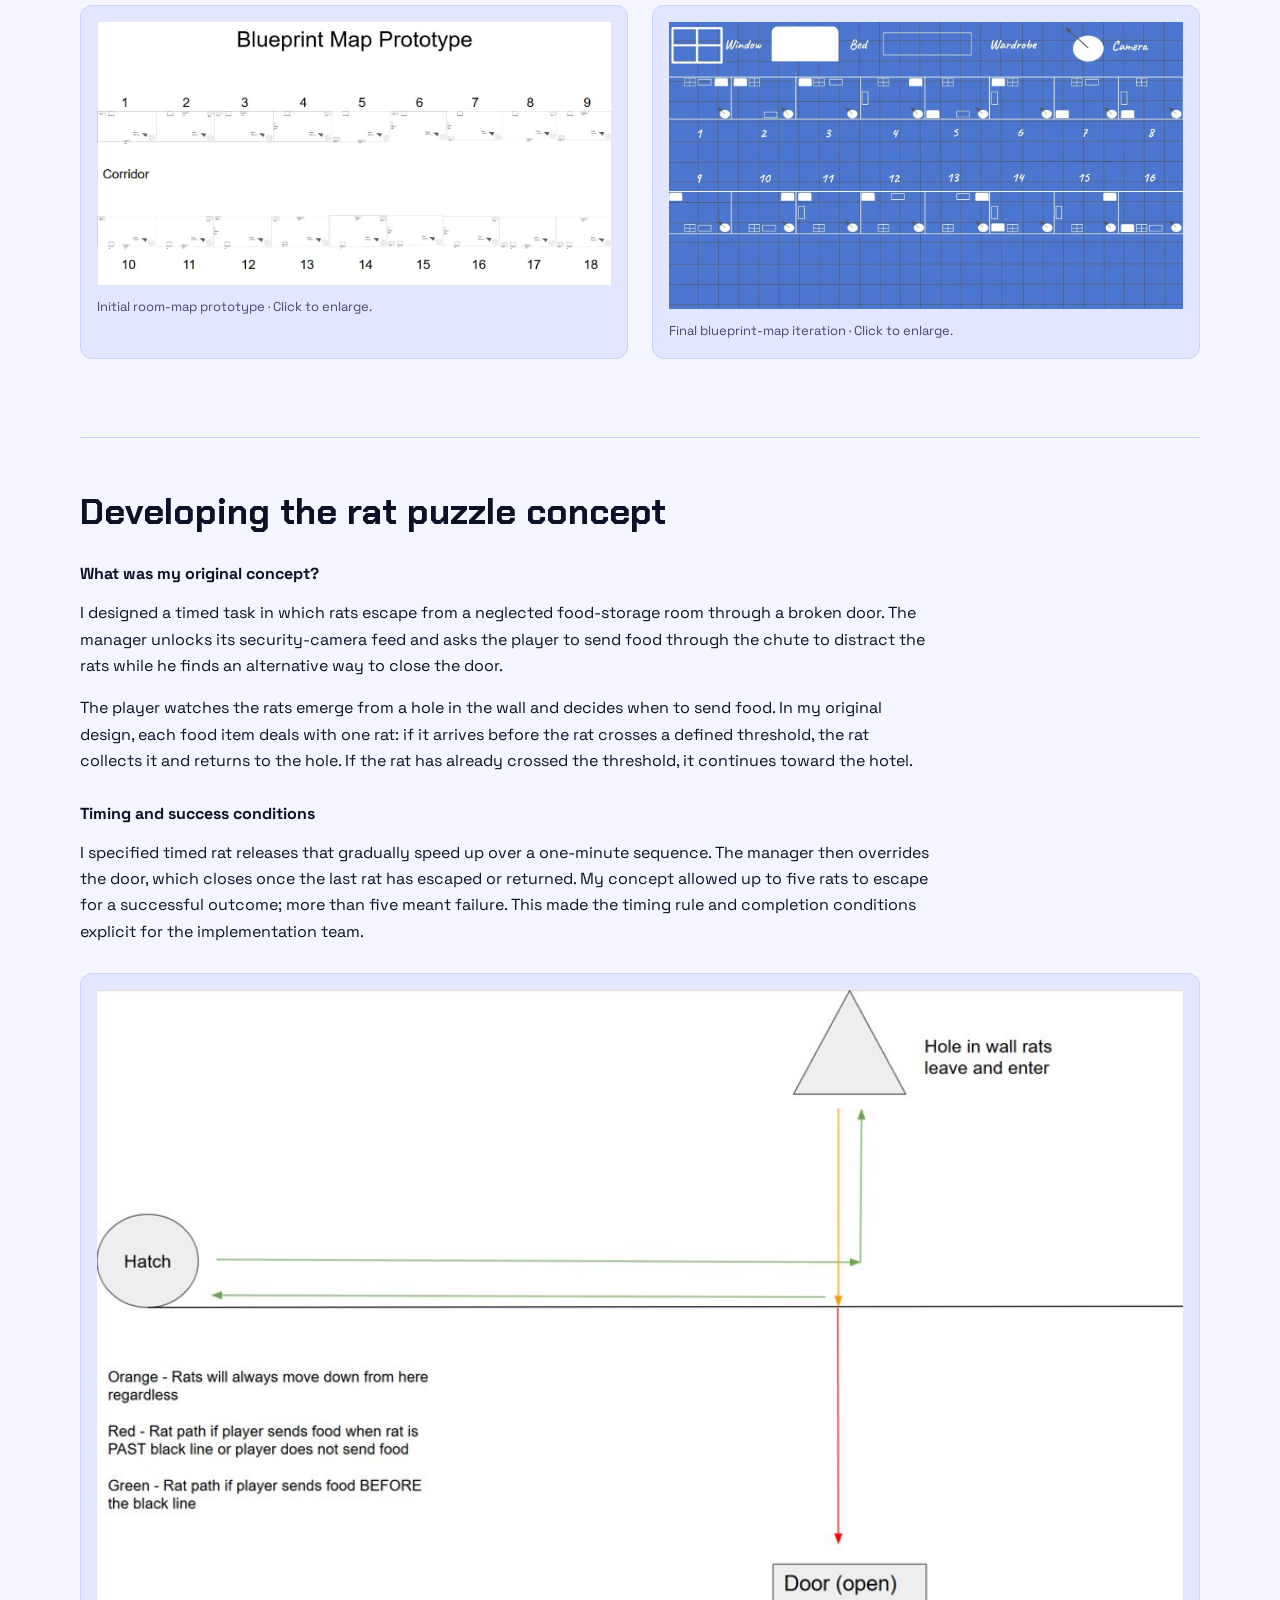
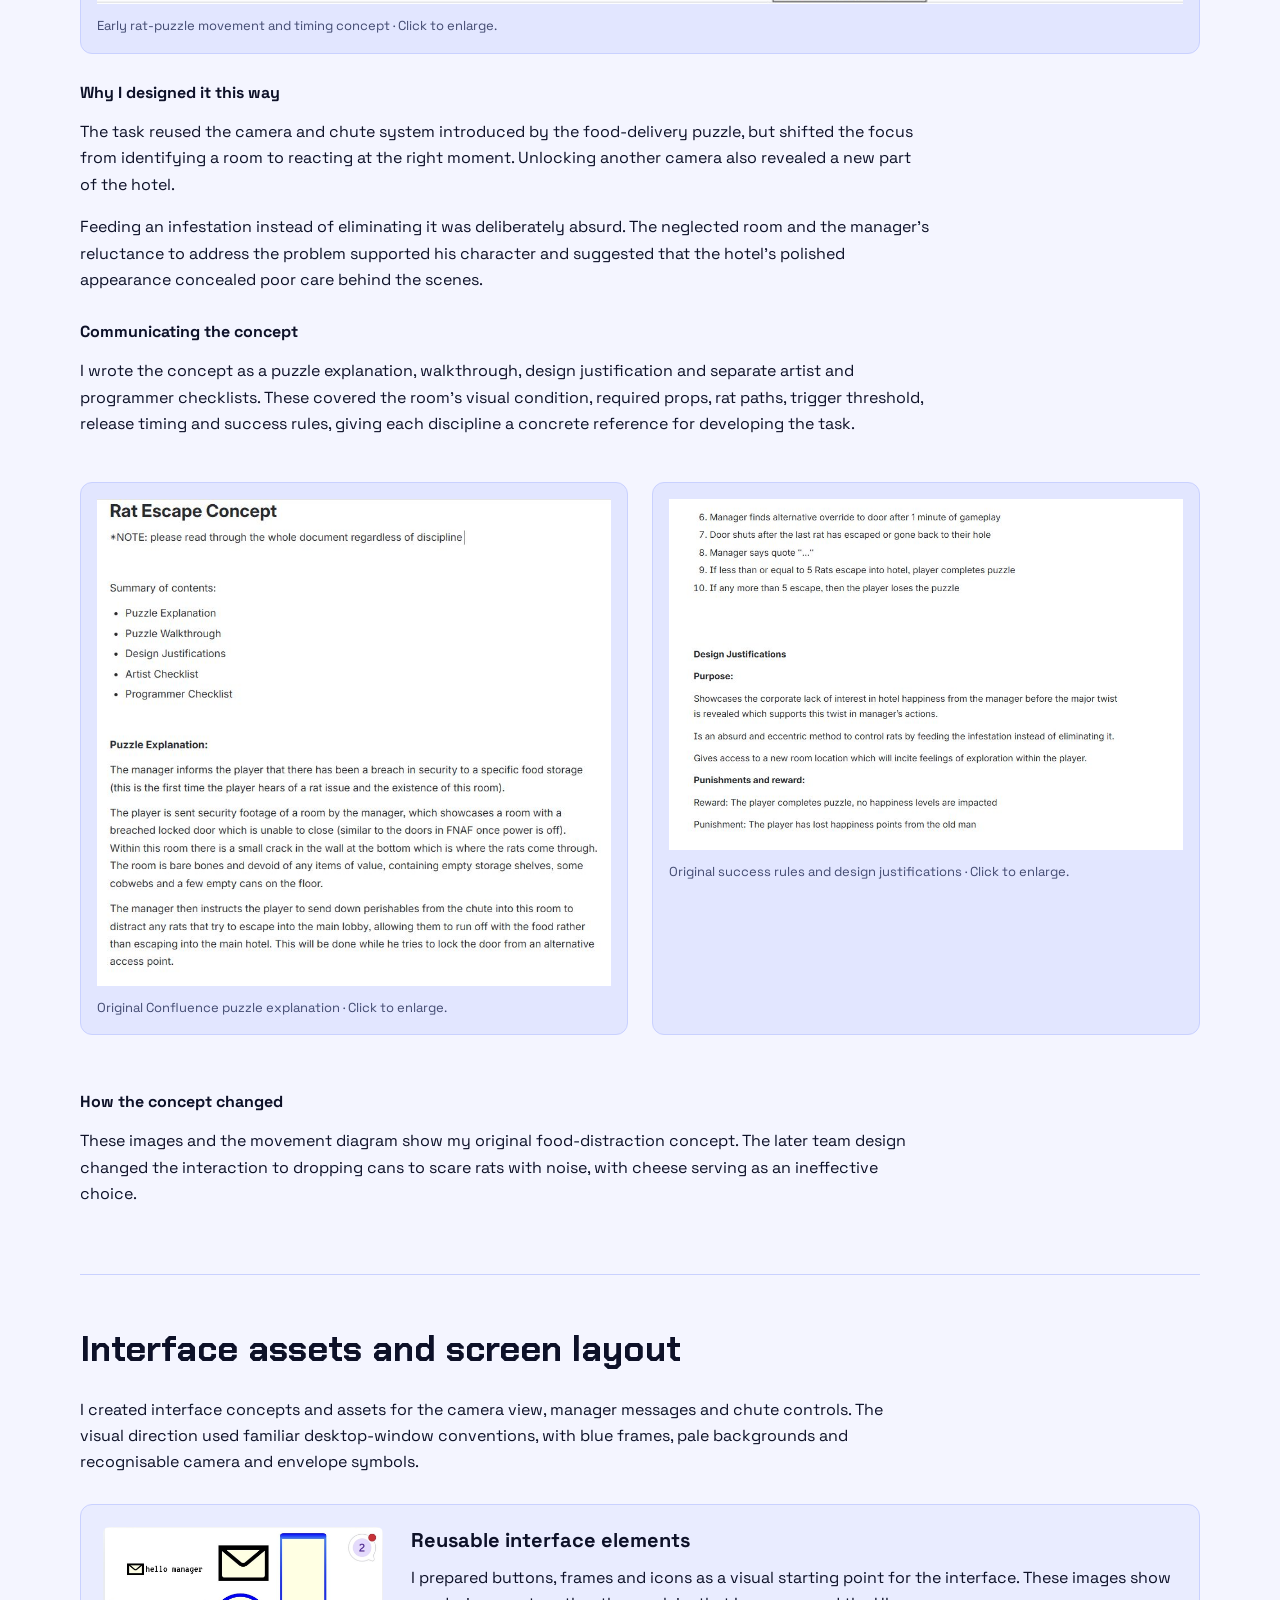
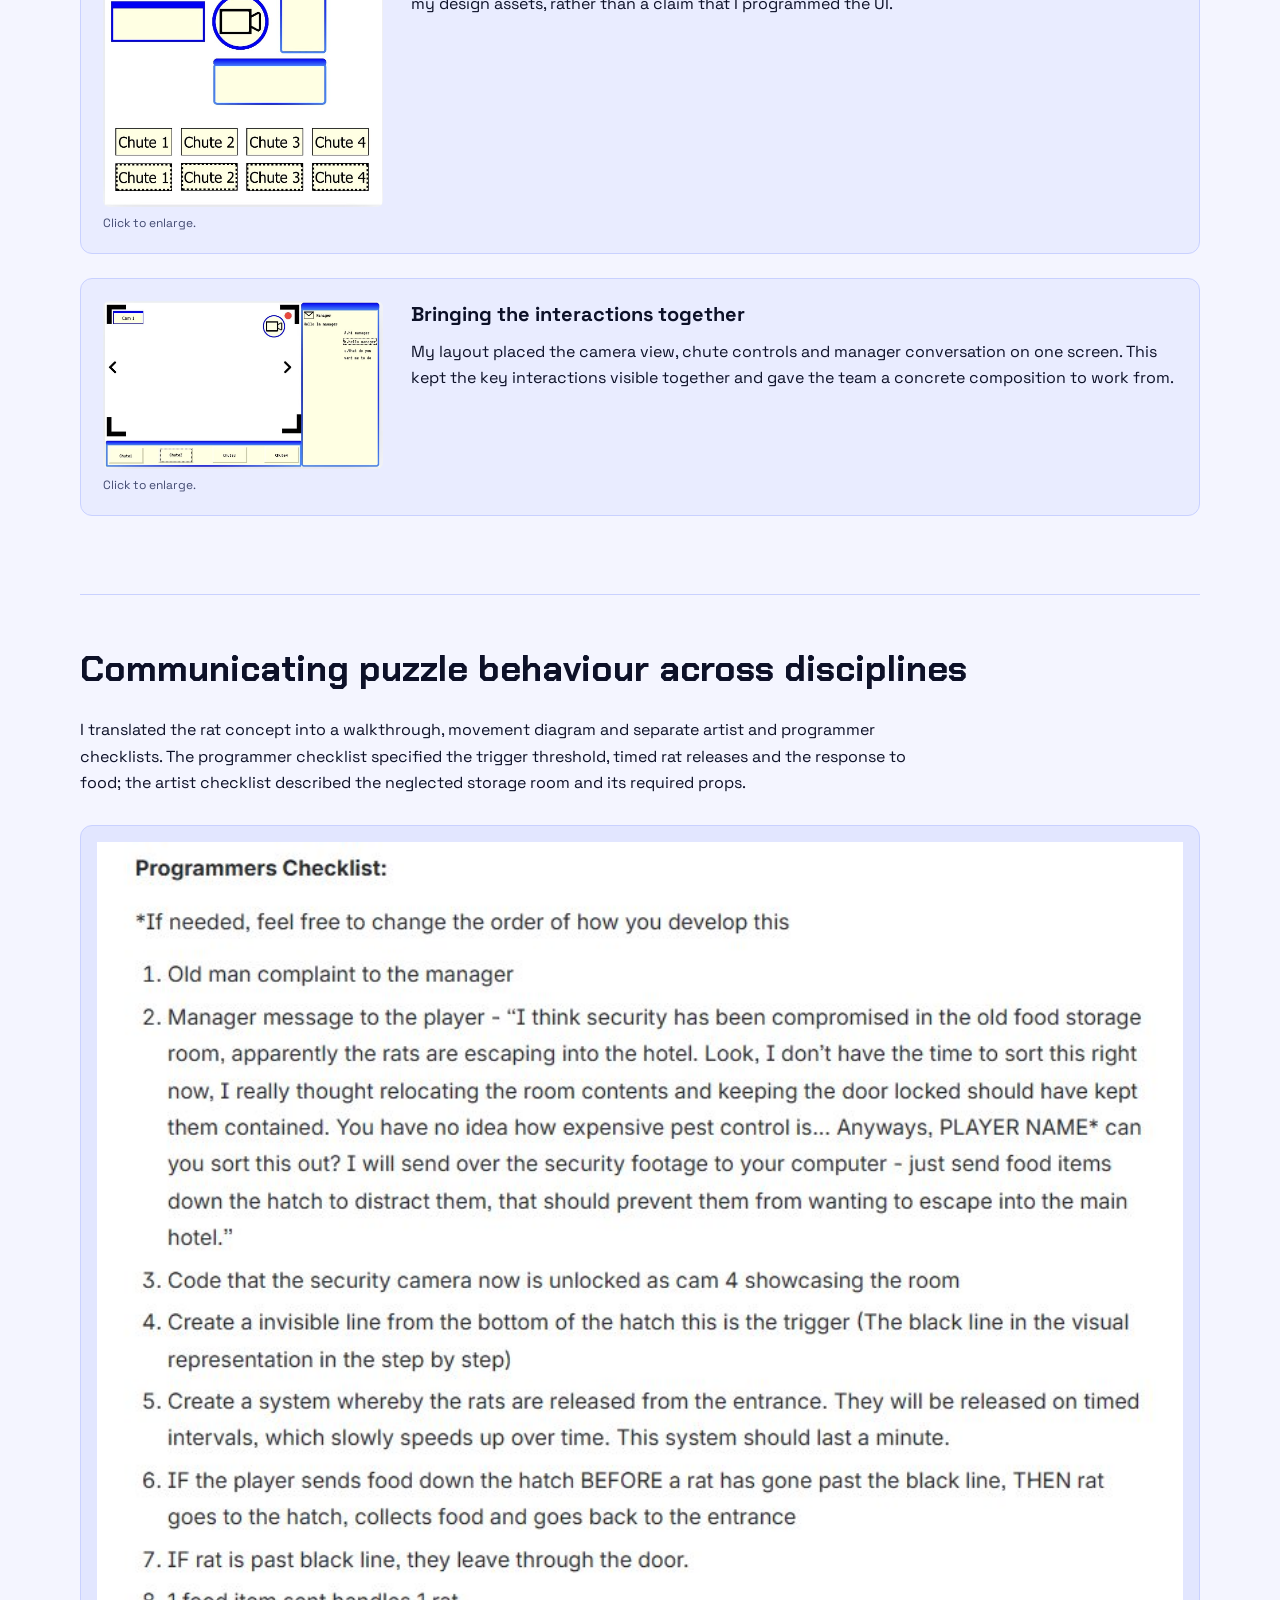
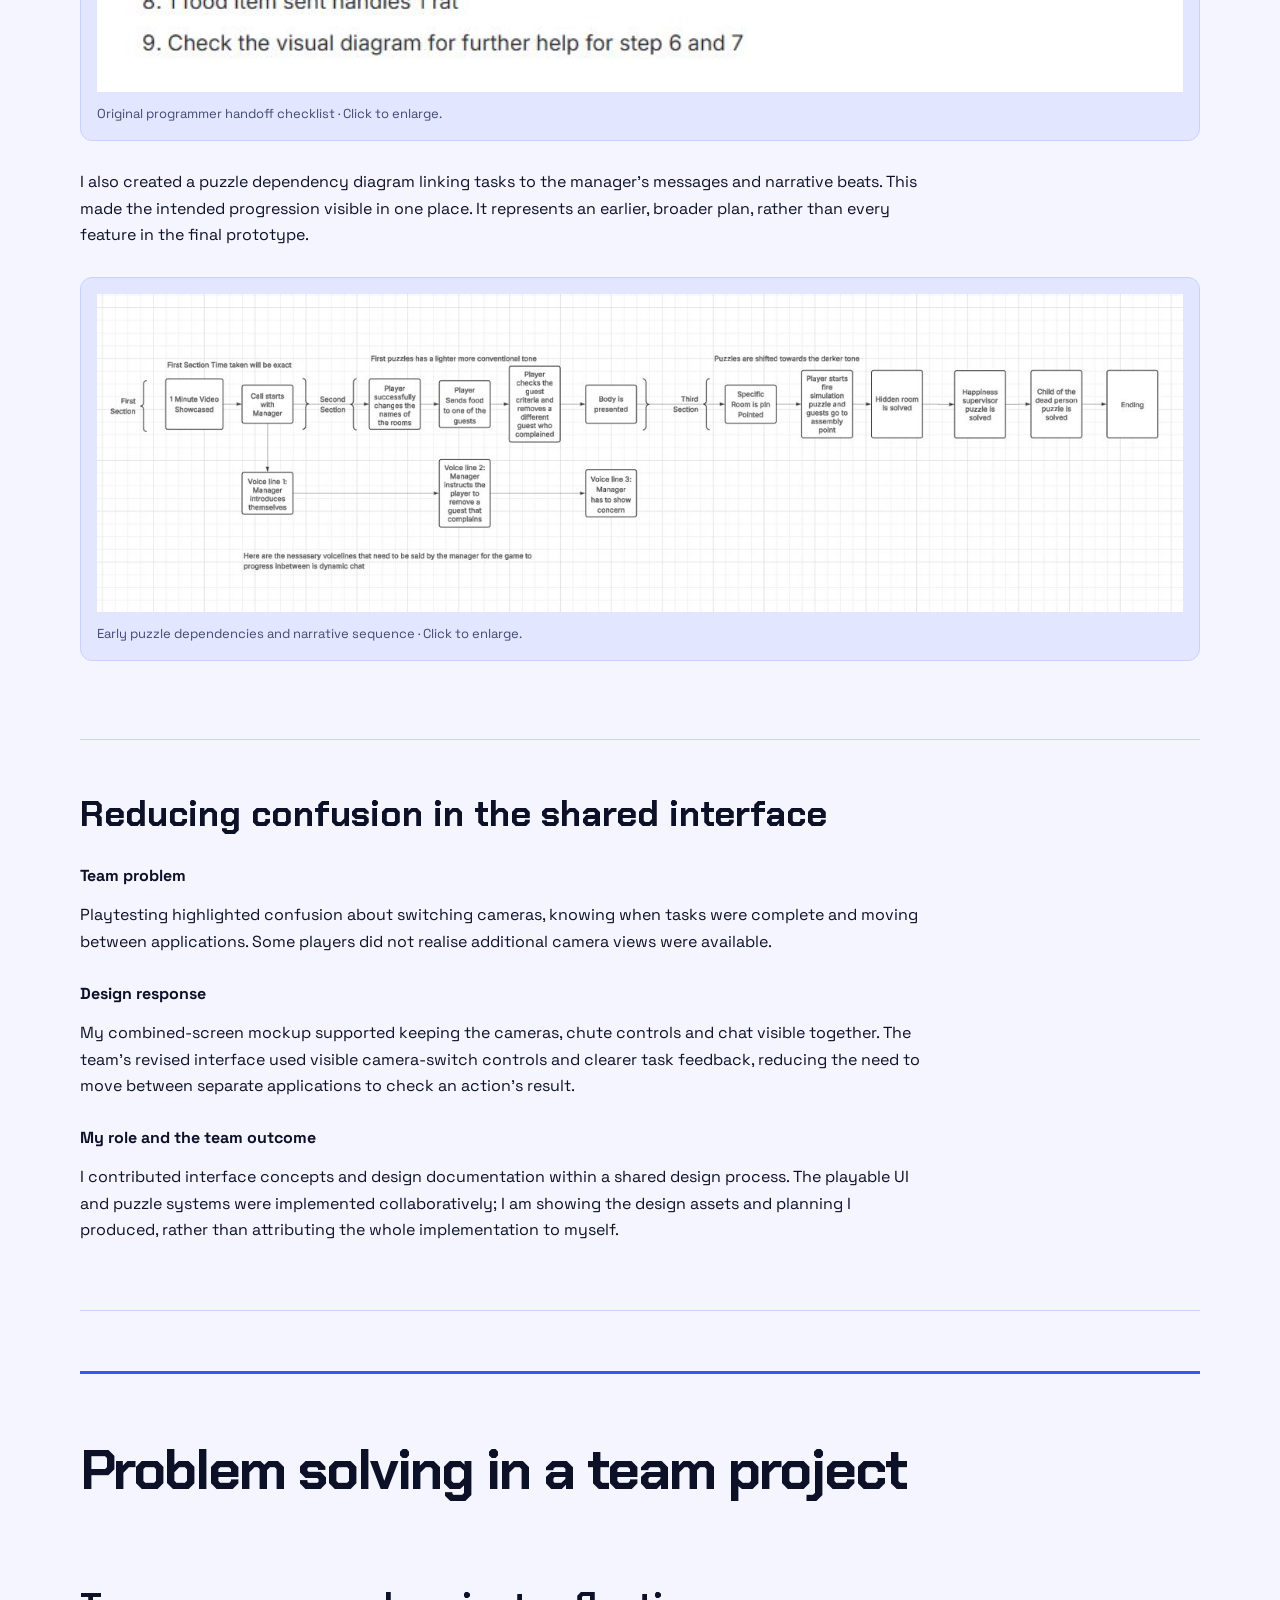
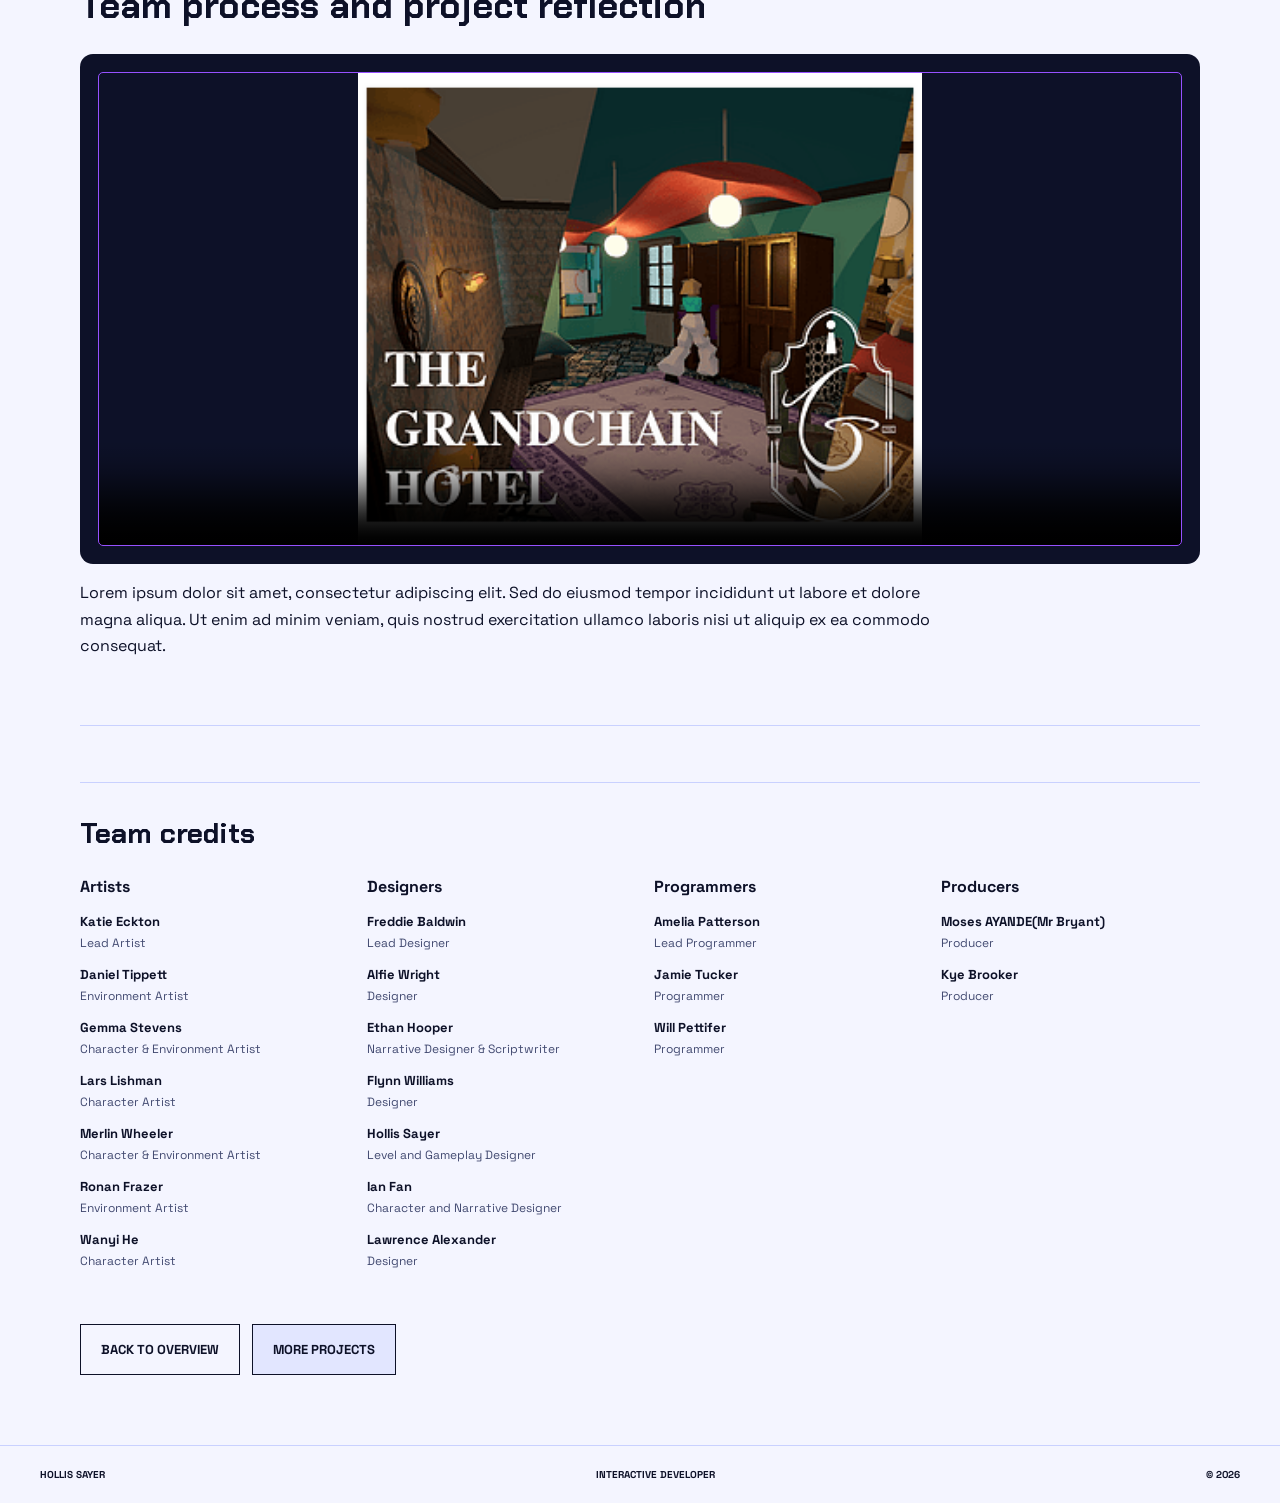
<file: grandchain-hotel.html>
<!doctype html>
<html lang="en">
<head>
    <meta charset="utf-8">
    <meta name="viewport" content="width=device-width, initial-scale=1">
    <meta name="description" content="GrandChain Hotel puzzle design, room-layout diagrams and interface contributions by Hollis Sayer.">
    <title>GrandChain Hotel — Hollis Sayer</title>
    <link rel="preconnect" href="https://fonts.googleapis.com">
    <link rel="preconnect" href="https://fonts.gstatic.com" crossorigin>
    <link href="https://fonts.googleapis.com/css2?family=Chakra+Petch:wght@500;600;700&family=Space+Grotesk:wght@400;500;600;700&display=optional" rel="stylesheet">
    <link rel="stylesheet" href="styles.css?v=team-credits-18">
</head>
<body>
    <header class="nav">
        <span class="name">HOLLIS SAYER | TECHNICAL DESIGN | GAMEPLAY SYSTEMS | SCRIPTING | C# |</span>
        <nav aria-label="Primary navigation">
            <a href="index.html">PROJECTS</a>
            <a href="about.html">ABOUT &amp; CV</a>
        </nav>
    </header>
    <main id="top"><section class="hero case-hero" id="overview"><div class="wrap hotel-project-intro"><div><a class="back-link" href="index.html#selected-work"> SELECTED WORK</a><p class="eyebrow">PROJECT / 01 · GROUP PROJECT · SHIPPED TITLE</p><h1>GrandChain Hotel</h1><p>GrandChain Hotel is a team-developed digital escape room prototype set in an absurdist hotel. Players act as a new employee, using security cameras, a chute system and messages from the manager to complete guest requests. My contributions focused on puzzle design, room-layout diagrams, progression planning and interface concepts, working with other designers, artists and programmers to turn those designs into a playable experience.</p><nav class="breakdown-choice" aria-label="Choose breakdown section"><a class="button" href="#contributions">MY CONTRIBUTIONS</a><a class="button button-secondary" href="#team-problem-solving">PROBLEM SOLVING IN A TEAM PROJECT</a></nav></div><figure class="hotel-project-cover"><a href="images/hotel/project-cover.png" target="_blank" rel="noopener"><img src="images/hotel/project-cover.png" alt="GrandChain Hotel project artwork showing a guest room" width="325" height="273" decoding="async"></a></figure></div></section><div class="wrap case-body"><section class="breakdown-group" id="contributions"><h2>My contributions</h2><article class="case-section"><h3>Designing the food delivery puzzle</h3><h4>What is the food delivery puzzle?</h4><p>The player works in the hotel’s operations room and is asked to deliver food to a guest in a numbered room. A chute is a delivery passage that transports an item from the operations room to a guest room. The player uses the computer to choose which chute to activate.</p><p>The security cameras show the guest rooms and their chute connections, but not their room numbers. A blueprint on the desk shows the numbered rooms and their layouts, but not which chute serves each room. To solve the puzzle, the player compares the positions of the bed, wardrobe and window in the camera view with the blueprint, identifies the requested room, and sends the food through the matching chute.</p><h4>Design challenge</h4><p>For this matching puzzle to work, every room needed a distinct arrangement that the player could recognise from both the camera view and the blueprint. My challenge was to make those layouts unique while giving the team an efficient, consistent way to create them.</p><h4>Design decision</h4><p>I created a shared room template with a fixed camera position and predefined locations for the identifying objects. I then listed the possible layout combinations so team members could choose a distinct arrangement and use the same template to design their room. This reduced repeated planning and made it easier to avoid duplicate layouts.</p><p>The aim was to make each room distinguishable through its spatial clues, rather than require a completely different set of assets for every room. Keeping those clues visible from the camera was essential to the puzzle.</p><h4>How the layout supports the puzzle</h4><p>I designed a matching task that splits the clues between a numbered room blueprint and security-camera views. The cameras identify the chute connections but do not reveal the room numbers. The blueprint identifies the rooms but does not provide the chute labels. Players compare furniture and window placement to identify the requested room, then select its chute to deliver the food.</p><p>The intended challenge is deduction through spatial comparison. Incorrect deliveries allow another attempt, keeping the focus on understanding the clues rather than a severe penalty.</p><figure class="project-evidence"><a href="images/hotel/food-design.jpg" target="_blank" rel="noopener"><img src="images/hotel/food-design.jpg" alt="My food delivery puzzle documentation describing camera and blueprint matching" loading="lazy" decoding="async"></a><figcaption>Food delivery puzzle design and solution flow · Click to enlarge.</figcaption></figure><h4>Helping the team build consistent rooms</h4><p>I gave contributors a shared template and combination list so they could allocate distinct layouts before building them. The diagrams and blueprint map provided a common reference for matching the camera views to room numbers, helping the team coordinate the puzzle’s spatial clues.</p><p>The shared constraints kept the identifying objects visible and the layouts consistent without requiring every room to be planned independently. Decorative detail could then be added around a dependable puzzle layout.</p></article><article class="case-section"><h3>Room layouts and blueprint iterations</h3><p>The template turned room creation into a set of shared choices: select an object position, check it against the combination list, and build the layout around the fixed camera. I asked contributors to select combinations before creating their rooms, giving the team a common starting point.</p><h4>Iterating the identifying objects</h4><p>The early template used bed, door and window positions. The later puzzle design used bed, wardrobe and window placement as the identifying clues. This changed which objects carried the puzzle information while retaining the same approach of distinct arrangements viewed from a fixed camera.</p><div class="evidence-grid"><figure class="project-evidence"><a href="images/hotel/room-template.jpg" target="_blank" rel="noopener"><img src="images/hotel/room-template.jpg" alt="Room template showing possible bed window and door positions relative to a fixed camera" loading="lazy" decoding="async"></a><figcaption>Shared room-layout template · Click to enlarge.</figcaption></figure><figure class="project-evidence"><a href="images/hotel/room-example.jpg" target="_blank" rel="noopener"><img src="images/hotel/room-example.jpg" alt="Room 9 diagram showing bed wardrobe window and fixed camera" loading="lazy" decoding="async"></a><figcaption>Example room layout · Click to enlarge.</figcaption></figure></div><figure class="project-evidence"><a href="images/hotel/room-combinations.jpg" target="_blank" rel="noopener"><img src="images/hotel/room-combinations.jpg" alt="List of room layout combinations using bed door and window positions" width="426" height="719" loading="lazy" decoding="async" style="max-width:426px;margin:auto"></a><figcaption>Early combination list for assigning distinct room layouts · Click to enlarge.</figcaption></figure><h4>From prototype to blueprint presentation</h4><p>My early map arranged the room variations around a corridor. The later iteration used a blueprint visual style and a clear symbol key for windows, beds, wardrobes and cameras. These diagrams supplied the spatial clues that the food-delivery puzzle depended on.</p><div class="evidence-grid"><figure class="project-evidence"><a href="images/hotel/map-prototype.jpg" target="_blank" rel="noopener"><img src="images/hotel/map-prototype.jpg" alt="Early hotel blueprint prototype with numbered rooms arranged along a corridor" loading="lazy" decoding="async"></a><figcaption>Initial room-map prototype · Click to enlarge.</figcaption></figure><figure class="project-evidence"><a href="images/hotel/map-final.jpg" target="_blank" rel="noopener"><img src="images/hotel/map-final.jpg" alt="Later blue hotel blueprint with furniture symbols camera positions and sixteen numbered rooms" loading="lazy" decoding="async"></a><figcaption>Final blueprint-map iteration · Click to enlarge.</figcaption></figure></div></article><article class="case-section"><h3>Developing the rat puzzle concept</h3><h4>What was my original concept?</h4><p>I designed a timed task in which rats escape from a neglected food-storage room through a broken door. The manager unlocks its security-camera feed and asks the player to send food through the chute to distract the rats while he finds an alternative way to close the door.</p><p>The player watches the rats emerge from a hole in the wall and decides when to send food. In my original design, each food item deals with one rat: if it arrives before the rat crosses a defined threshold, the rat collects it and returns to the hole. If the rat has already crossed the threshold, it continues toward the hotel.</p><h4>Timing and success conditions</h4><p>I specified timed rat releases that gradually speed up over a one-minute sequence. The manager then overrides the door, which closes once the last rat has escaped or returned. My concept allowed up to five rats to escape for a successful outcome; more than five meant failure. This made the timing rule and completion conditions explicit for the implementation team.</p><figure class="project-evidence"><a href="images/hotel/rat-diagram.jpg" target="_blank" rel="noopener"><img src="images/hotel/rat-diagram.jpg" alt="Diagram of rat paths hatch wall entrance threshold and open door" loading="lazy" decoding="async"></a><figcaption>Early rat-puzzle movement and timing concept · Click to enlarge.</figcaption></figure><h4>Why I designed it this way</h4><p>The task reused the camera and chute system introduced by the food-delivery puzzle, but shifted the focus from identifying a room to reacting at the right moment. Unlocking another camera also revealed a new part of the hotel.</p><p>Feeding an infestation instead of eliminating it was deliberately absurd. The neglected room and the manager’s reluctance to address the problem supported his character and suggested that the hotel’s polished appearance concealed poor care behind the scenes.</p><h4>Communicating the concept</h4><p>I wrote the concept as a puzzle explanation, walkthrough, design justification and separate artist and programmer checklists. These covered the room’s visual condition, required props, rat paths, trigger threshold, release timing and success rules, giving each discipline a concrete reference for developing the task.</p><div class="evidence-grid"><figure class="project-evidence"><a href="images/hotel/rat-concept.jpg" target="_blank" rel="noopener"><img src="images/hotel/rat-concept.jpg" alt="My Confluence rat escape concept describing the storage room manager request and food distraction" loading="lazy" decoding="async"></a><figcaption>Original Confluence puzzle explanation · Click to enlarge.</figcaption></figure><figure class="project-evidence"><a href="images/hotel/rat-justification.jpg" target="_blank" rel="noopener"><img src="images/hotel/rat-justification.jpg" alt="My rat puzzle concept documenting success threshold narrative purpose rewards and penalties" loading="lazy" decoding="async"></a><figcaption>Original success rules and design justifications · Click to enlarge.</figcaption></figure></div><h4>How the concept changed</h4><p>These images and the movement diagram show my original food-distraction concept. The later team design changed the interaction to dropping cans to scare rats with noise, with cheese serving as an ineffective choice.</p></article><article class="case-section"><h3>Interface assets and screen layout</h3><p>I created interface concepts and assets for the camera view, manager messages and chute controls. The visual direction used familiar desktop-window conventions, with blue frames, pale backgrounds and recognisable camera and envelope symbols.</p><div class="terrain-evolution"><section class="terrain-stage"><figure><a href="images/hotel/ui-assets.jpg" target="_blank" rel="noopener"><img src="images/hotel/ui-assets.jpg" alt="My interface asset sheet with buttons frames camera and message icons" loading="lazy" decoding="async"></a><figcaption>Click to enlarge.</figcaption></figure><div><h4>Reusable interface elements</h4><p>I prepared buttons, frames and icons as a visual starting point for the interface. These images show my design assets, rather than a claim that I programmed the UI.</p></div></section><section class="terrain-stage"><figure><a href="images/hotel/ui-layout.jpg" target="_blank" rel="noopener"><img src="images/hotel/ui-layout.jpg" alt="My interface composition with camera view chute controls and manager chat" loading="lazy" decoding="async"></a><figcaption>Click to enlarge.</figcaption></figure><div><h4>Bringing the interactions together</h4><p>My layout placed the camera view, chute controls and manager conversation on one screen. This kept the key interactions visible together and gave the team a concrete composition to work from.</p></div></section></div></article><article class="case-section"><h3>Communicating puzzle behaviour across disciplines</h3><p>I translated the rat concept into a walkthrough, movement diagram and separate artist and programmer checklists. The programmer checklist specified the trigger threshold, timed rat releases and the response to food; the artist checklist described the neglected storage room and its required props.</p><figure class="project-evidence"><a href="images/hotel/rat-checklist.jpg" target="_blank" rel="noopener"><img src="images/hotel/rat-checklist.jpg" alt="My original rat puzzle programmer checklist specifying timed releases thresholds and responses" loading="lazy" decoding="async"></a><figcaption>Original programmer handoff checklist · Click to enlarge.</figcaption></figure><p>I also created a puzzle dependency diagram linking tasks to the manager’s messages and narrative beats. This made the intended progression visible in one place. It represents an earlier, broader plan, rather than every feature in the final prototype.</p><figure class="project-evidence"><a href="images/hotel/puzzle-flow.jpg" target="_blank" rel="noopener"><img src="images/hotel/puzzle-flow.jpg" alt="Puzzle dependency flow showing tasks manager messages and planned narrative transitions" loading="lazy" decoding="async"></a><figcaption>Early puzzle dependencies and narrative sequence · Click to enlarge.</figcaption></figure></article><article class="case-section"><h3>Reducing confusion in the shared interface</h3><h4>Team problem</h4><p>Playtesting highlighted confusion about switching cameras, knowing when tasks were complete and moving between applications. Some players did not realise additional camera views were available.</p><h4>Design response</h4><p>My combined-screen mockup supported keeping the cameras, chute controls and chat visible together. The team’s revised interface used visible camera-switch controls and clearer task feedback, reducing the need to move between separate applications to check an action’s result.</p><h4>My role and the team outcome</h4><p>I contributed interface concepts and design documentation within a shared design process. The playable UI and puzzle systems were implemented collaboratively; I am showing the design assets and planning I produced, rather than attributing the whole implementation to myself.</p></article></section><section class="breakdown-group" id="team-problem-solving"><h2>Problem solving in a team project</h2><article class="case-section"><h3>Team process and project reflection</h3><div class="video"><video class="project-video" playsinline controls preload="none" poster="images/hotel/project-cover.png" aria-label="GrandChain Hotel team process and project reflection"><source src="videos/hotel-team-reflection.mp4" type="video/mp4">Your browser does not support HTML video. <a href="videos/hotel-team-reflection.mp4">Watch the reflection video</a>.</video></div><p>Lorem ipsum dolor sit amet, consectetur adipiscing elit. Sed do eiusmod tempor incididunt ut labore et dolore magna aliqua. Ut enim ad minim veniam, quis nostrud exercitation ullamco laboris nisi ut aliquip ex ea commodo consequat.</p></article></section><section class="team-credits" id="team-credits"><h2>Team credits</h2><div class="team-credits-grid"><section><h3>Artists</h3><dl><div><dt>Katie Eckton</dt><dd>Lead Artist</dd></div><div><dt>Daniel Tippett</dt><dd>Environment Artist</dd></div><div><dt>Gemma Stevens</dt><dd>Character &amp; Environment Artist</dd></div><div><dt>Lars Lishman</dt><dd>Character Artist</dd></div><div><dt>Merlin Wheeler</dt><dd>Character &amp; Environment Artist</dd></div><div><dt>Ronan Frazer</dt><dd>Environment Artist</dd></div><div><dt>Wanyi He</dt><dd>Character Artist</dd></div></dl></section><section><h3>Designers</h3><dl><div><dt>Freddie Baldwin</dt><dd>Lead Designer</dd></div><div><dt>Alfie Wright</dt><dd>Designer</dd></div><div><dt>Ethan Hooper</dt><dd>Narrative Designer &amp; Scriptwriter</dd></div><div><dt>Flynn Williams</dt><dd>Designer</dd></div><div><dt>Hollis Sayer</dt><dd>Level and Gameplay Designer</dd></div><div><dt>Ian Fan</dt><dd>Character and Narrative Designer</dd></div><div><dt>Lawrence Alexander</dt><dd>Designer</dd></div></dl></section><section><h3>Programmers</h3><dl><div><dt>Amelia Patterson</dt><dd>Lead Programmer</dd></div><div><dt>Jamie Tucker</dt><dd>Programmer</dd></div><div><dt>Will Pettifer</dt><dd>Programmer</dd></div></dl></section><section><h3>Producers</h3><dl><div><dt>Moses AYANDE(Mr Bryant)</dt><dd>Producer</dd></div><div><dt>Kye Brooker</dt><dd>Producer</dd></div></dl></section></div></section><div class="button-row"><a class="button" href="#overview">BACK TO OVERVIEW</a><a class="button button-secondary" href="index.html#selected-work">MORE PROJECTS</a></div></div></main>    <footer>
        <span>HOLLIS SAYER</span>
        <span>INTERACTIVE DEVELOPER</span>
        <span>© 2026</span>
    </footer>
    <script src="script.js?v=fast-navigation-5"></script>
</body>
</html>
</file>
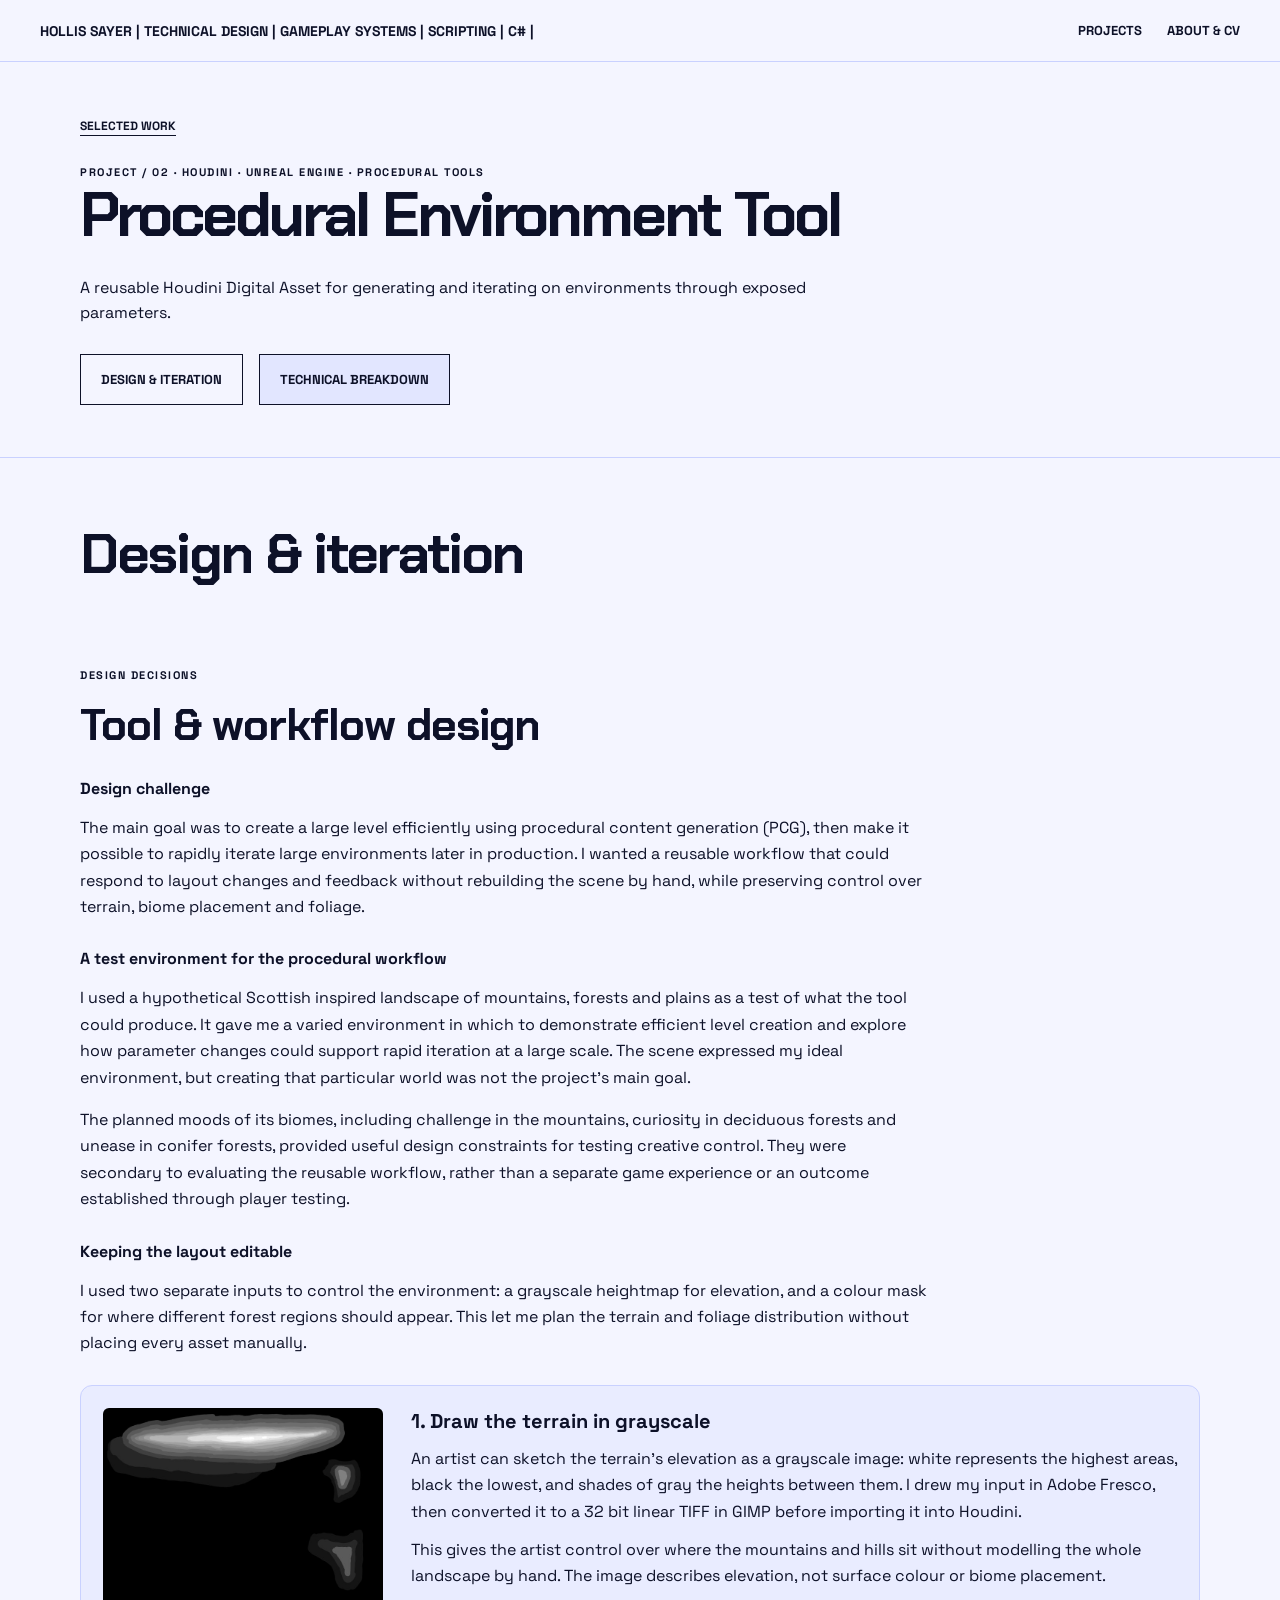
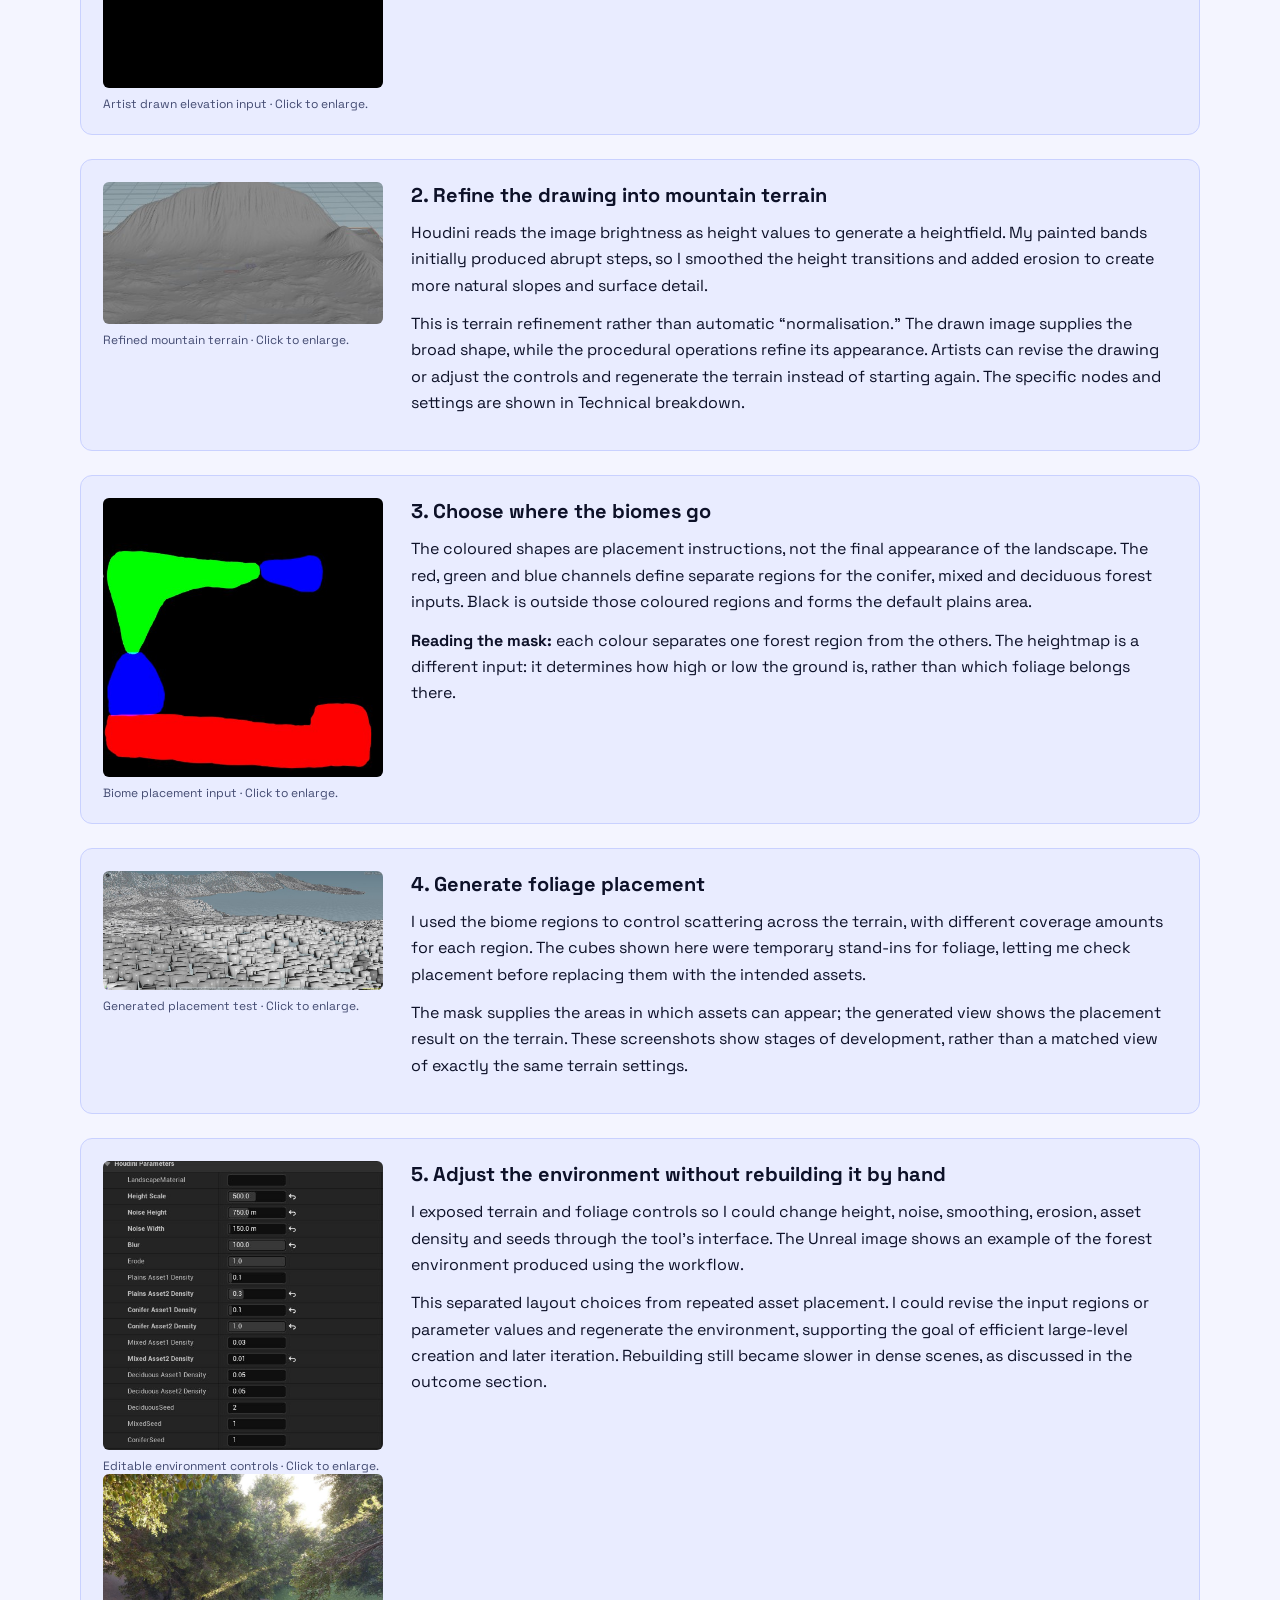
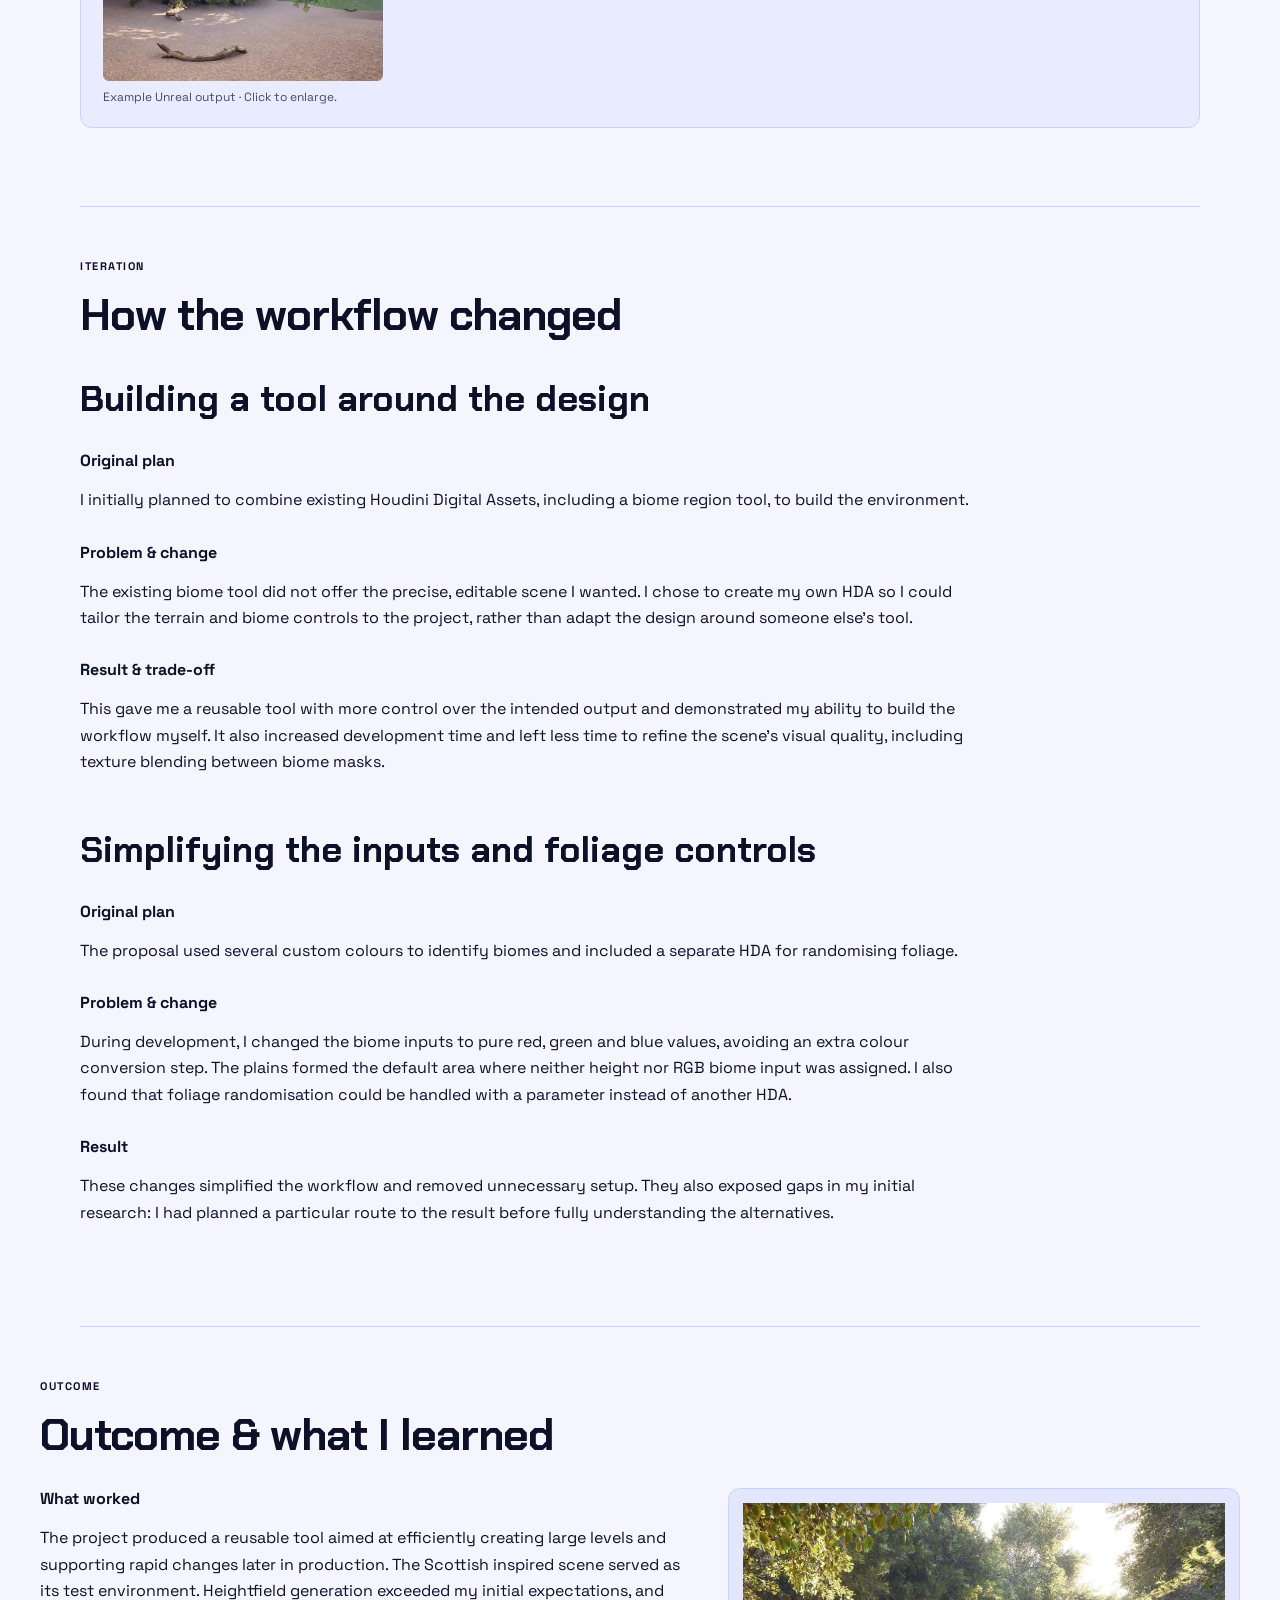
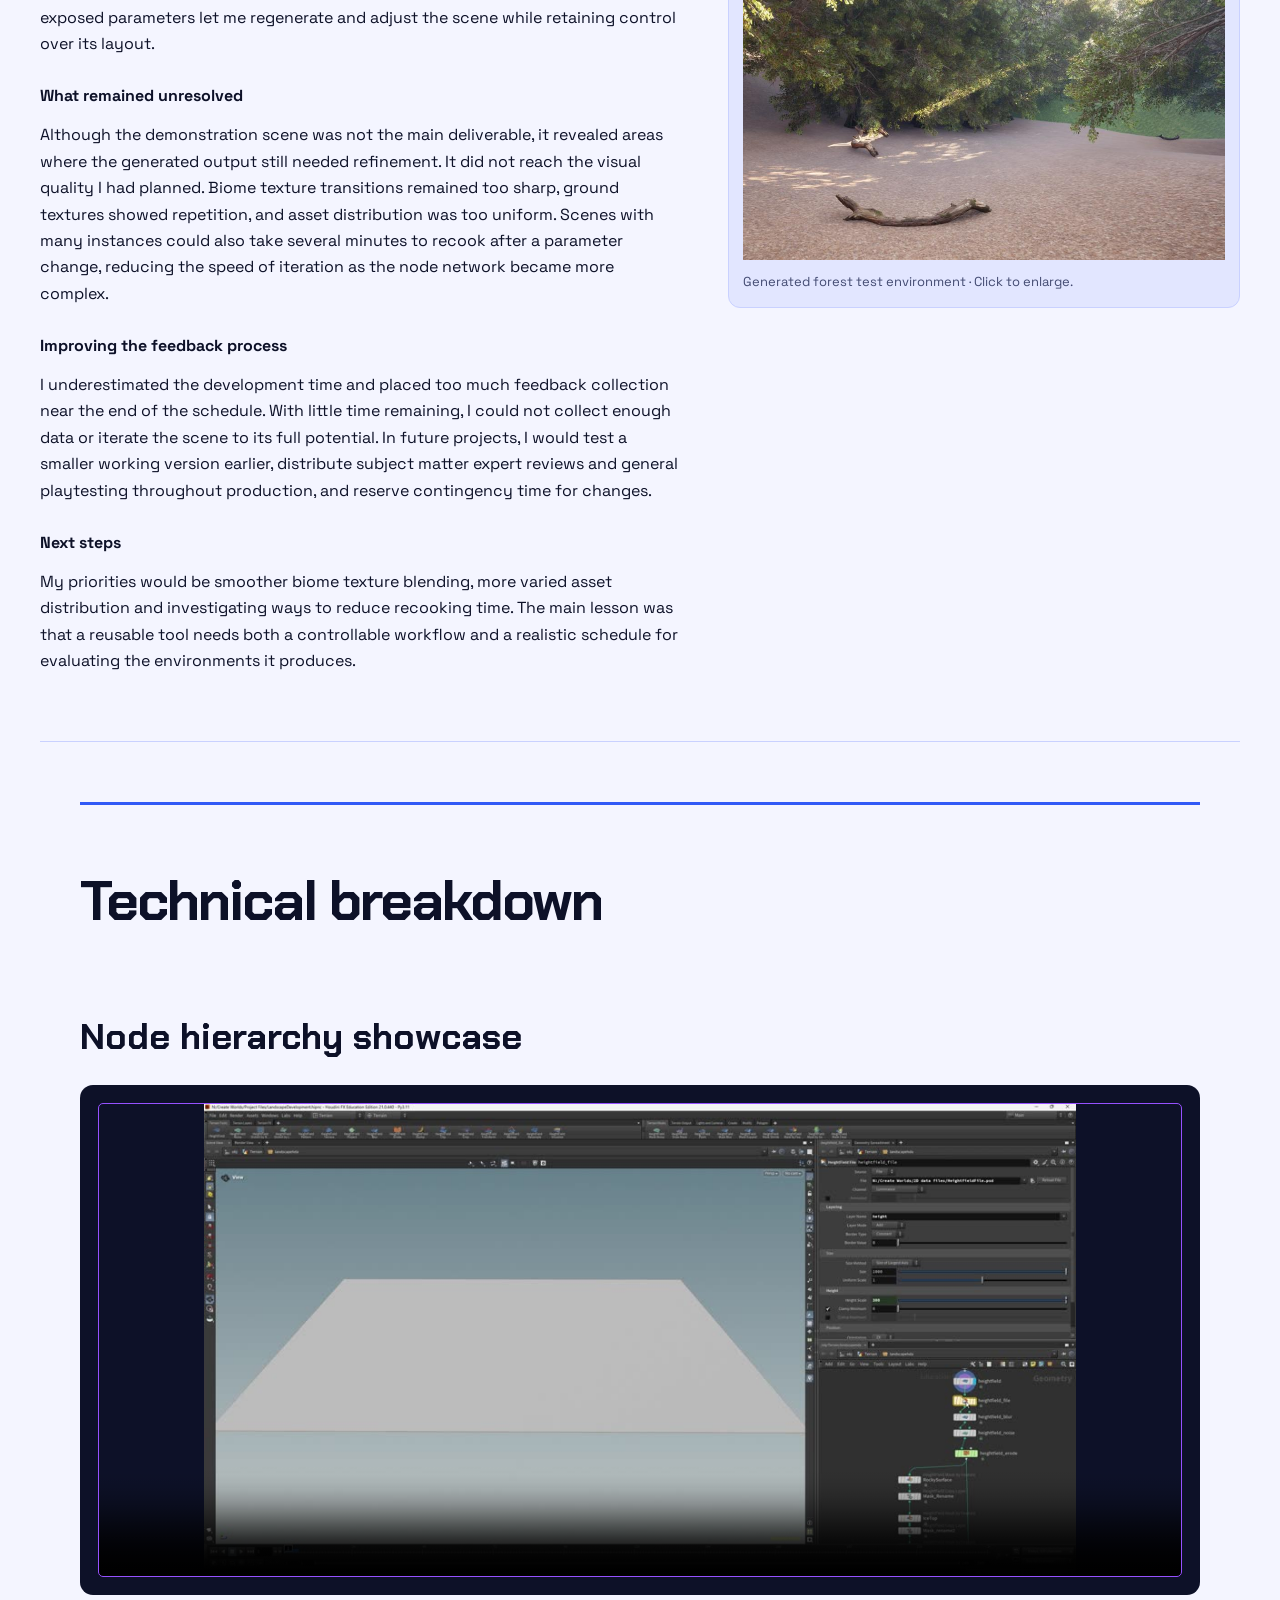
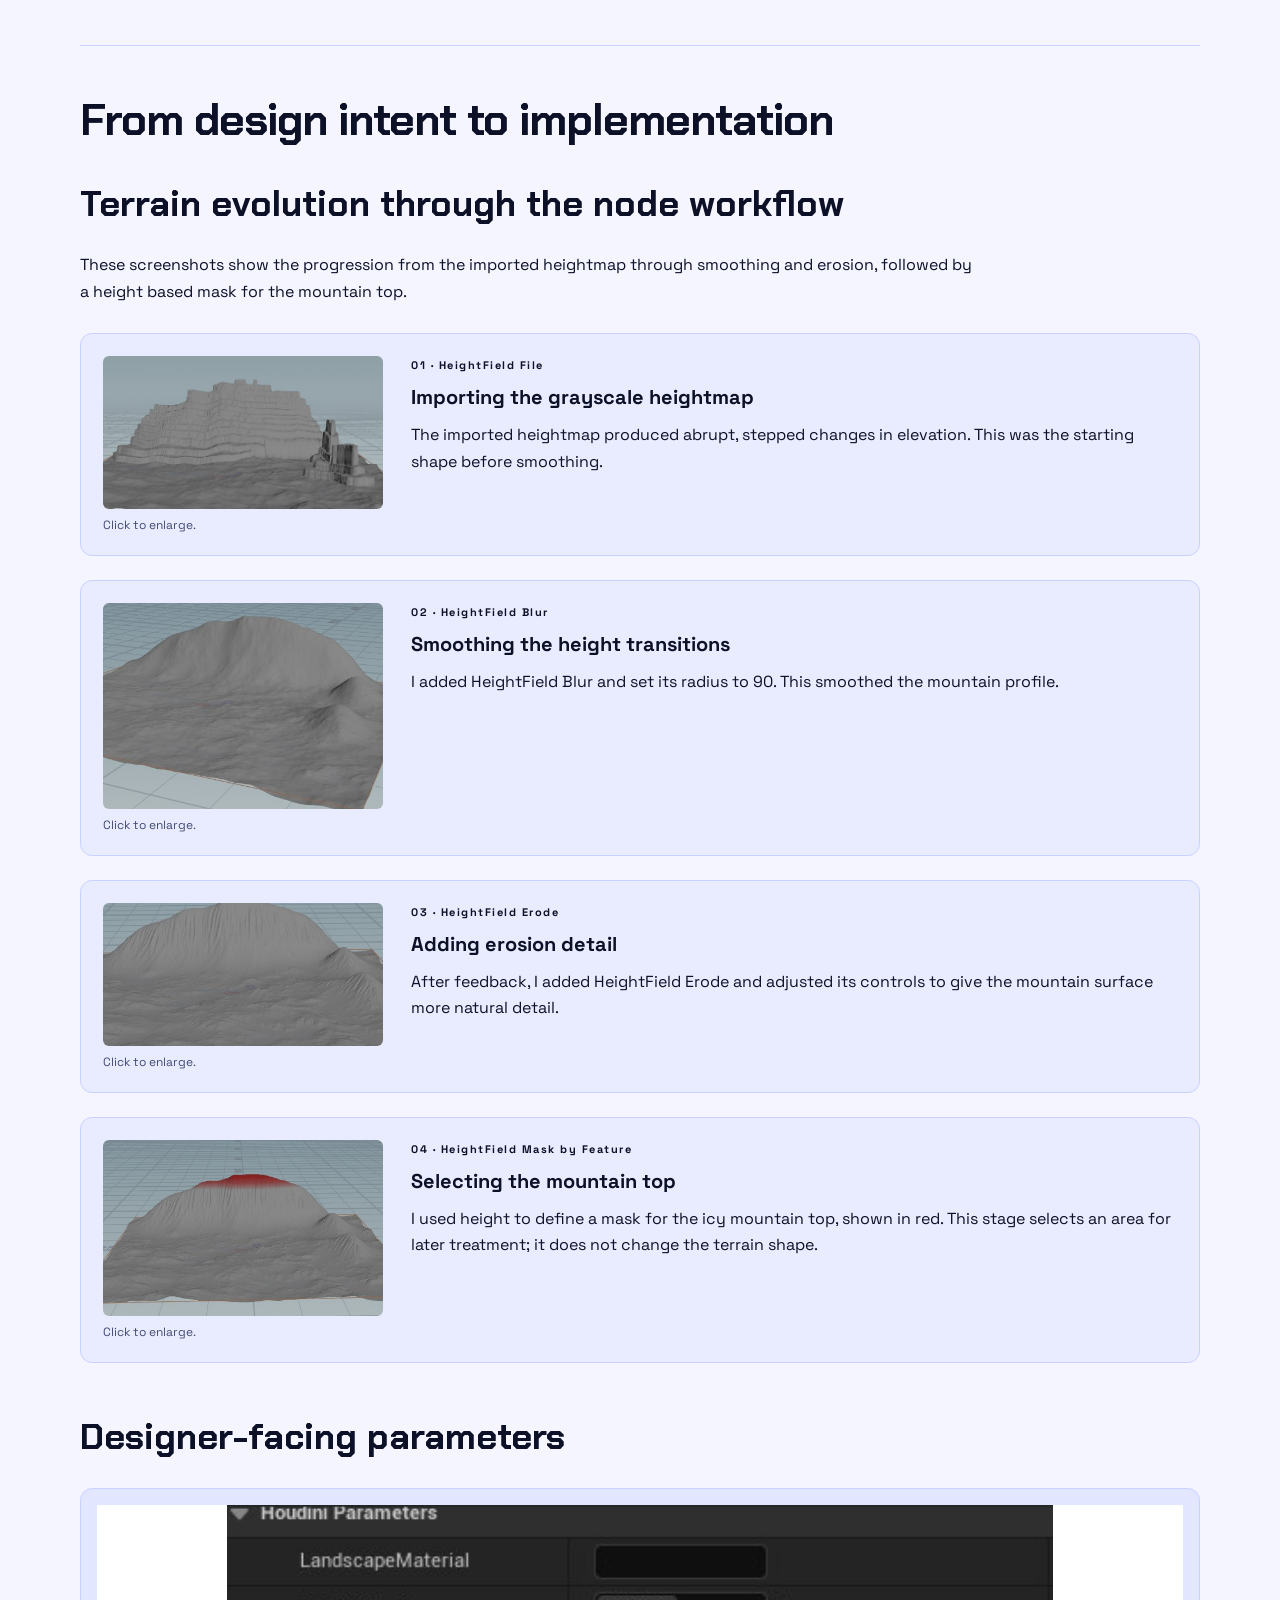
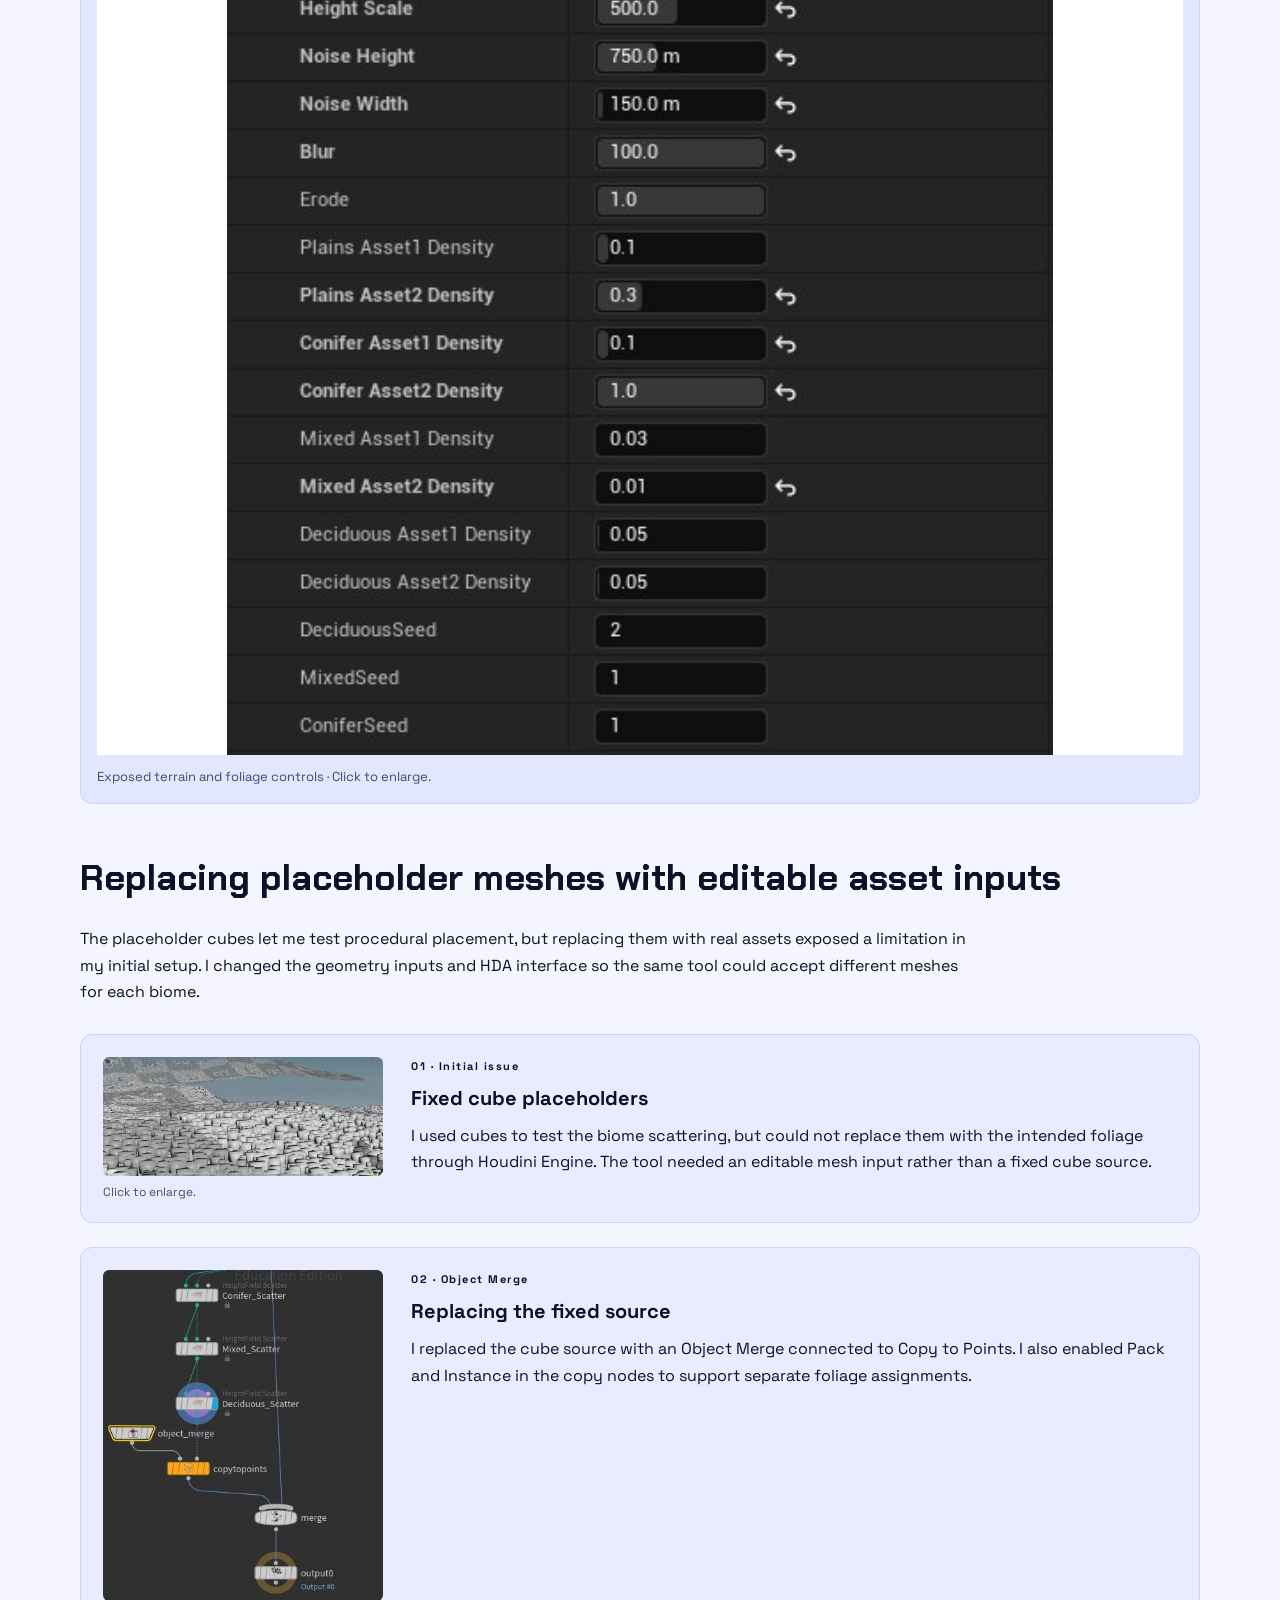
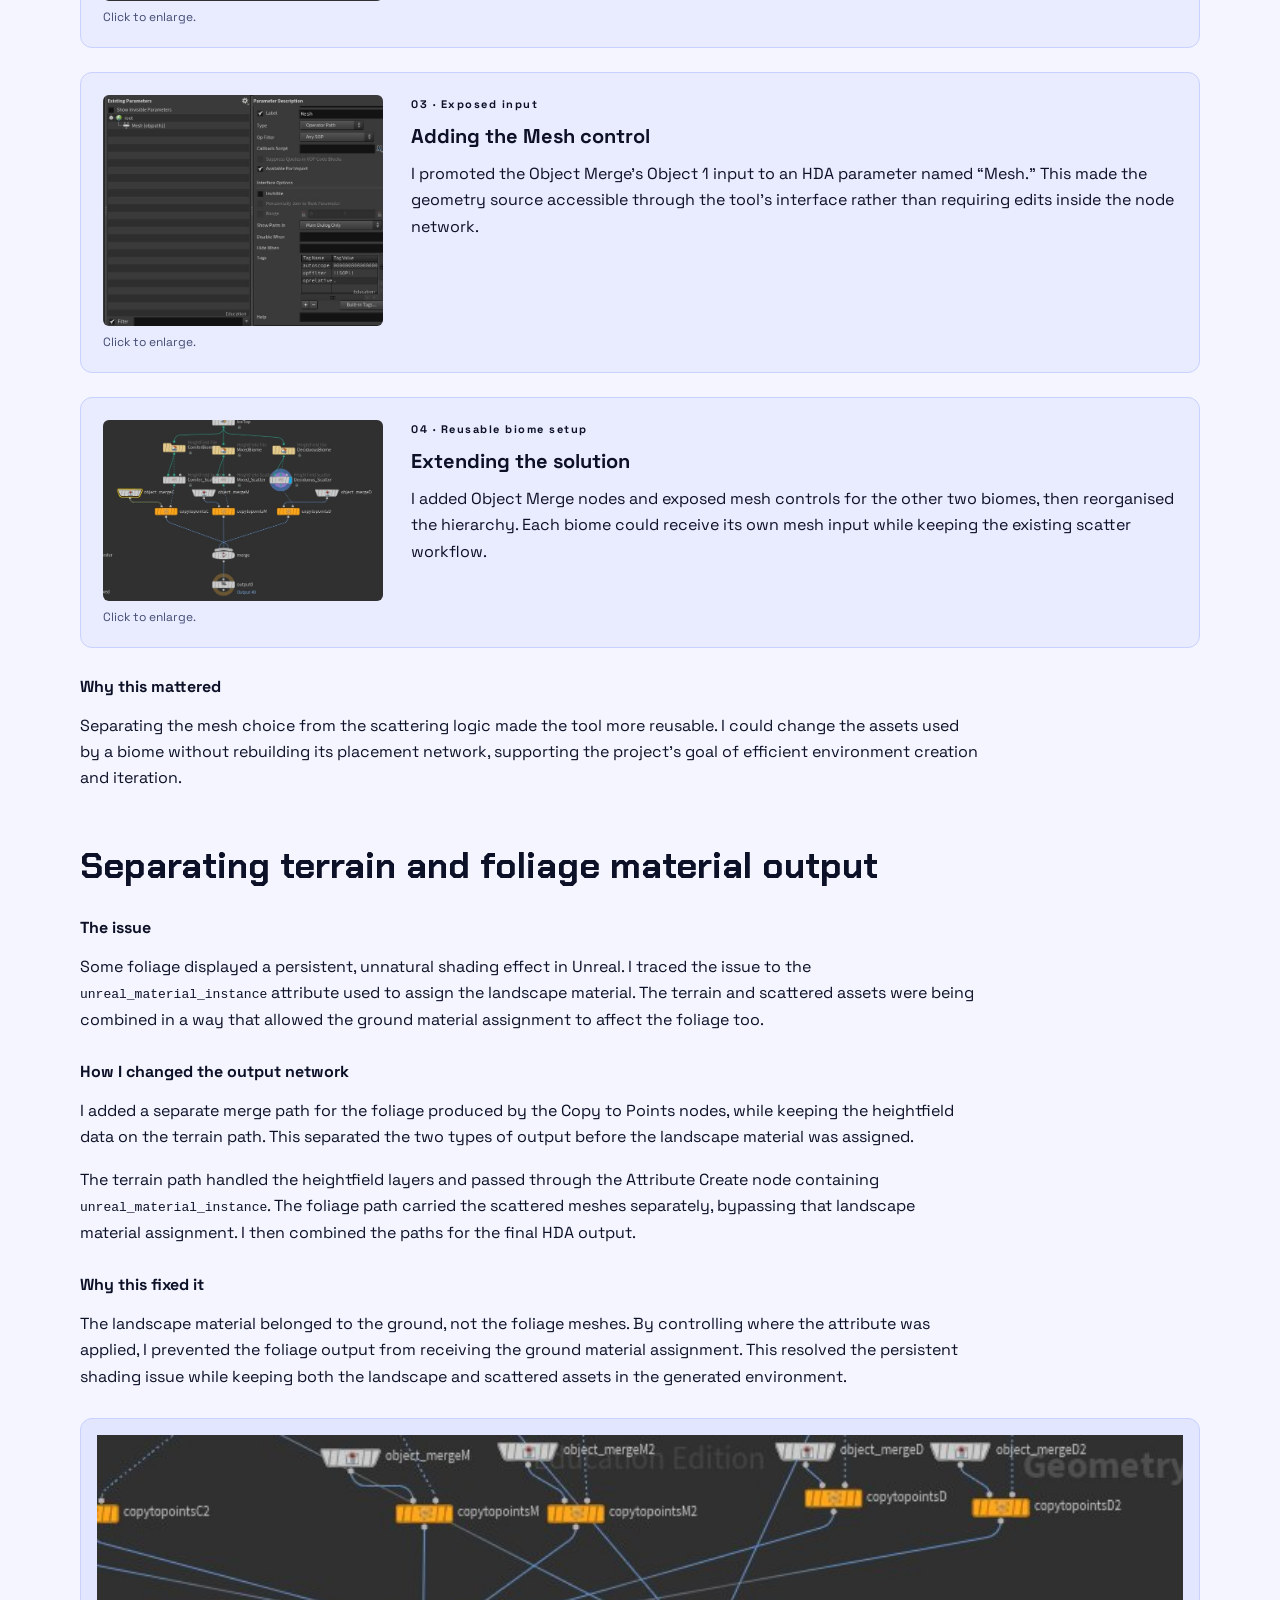
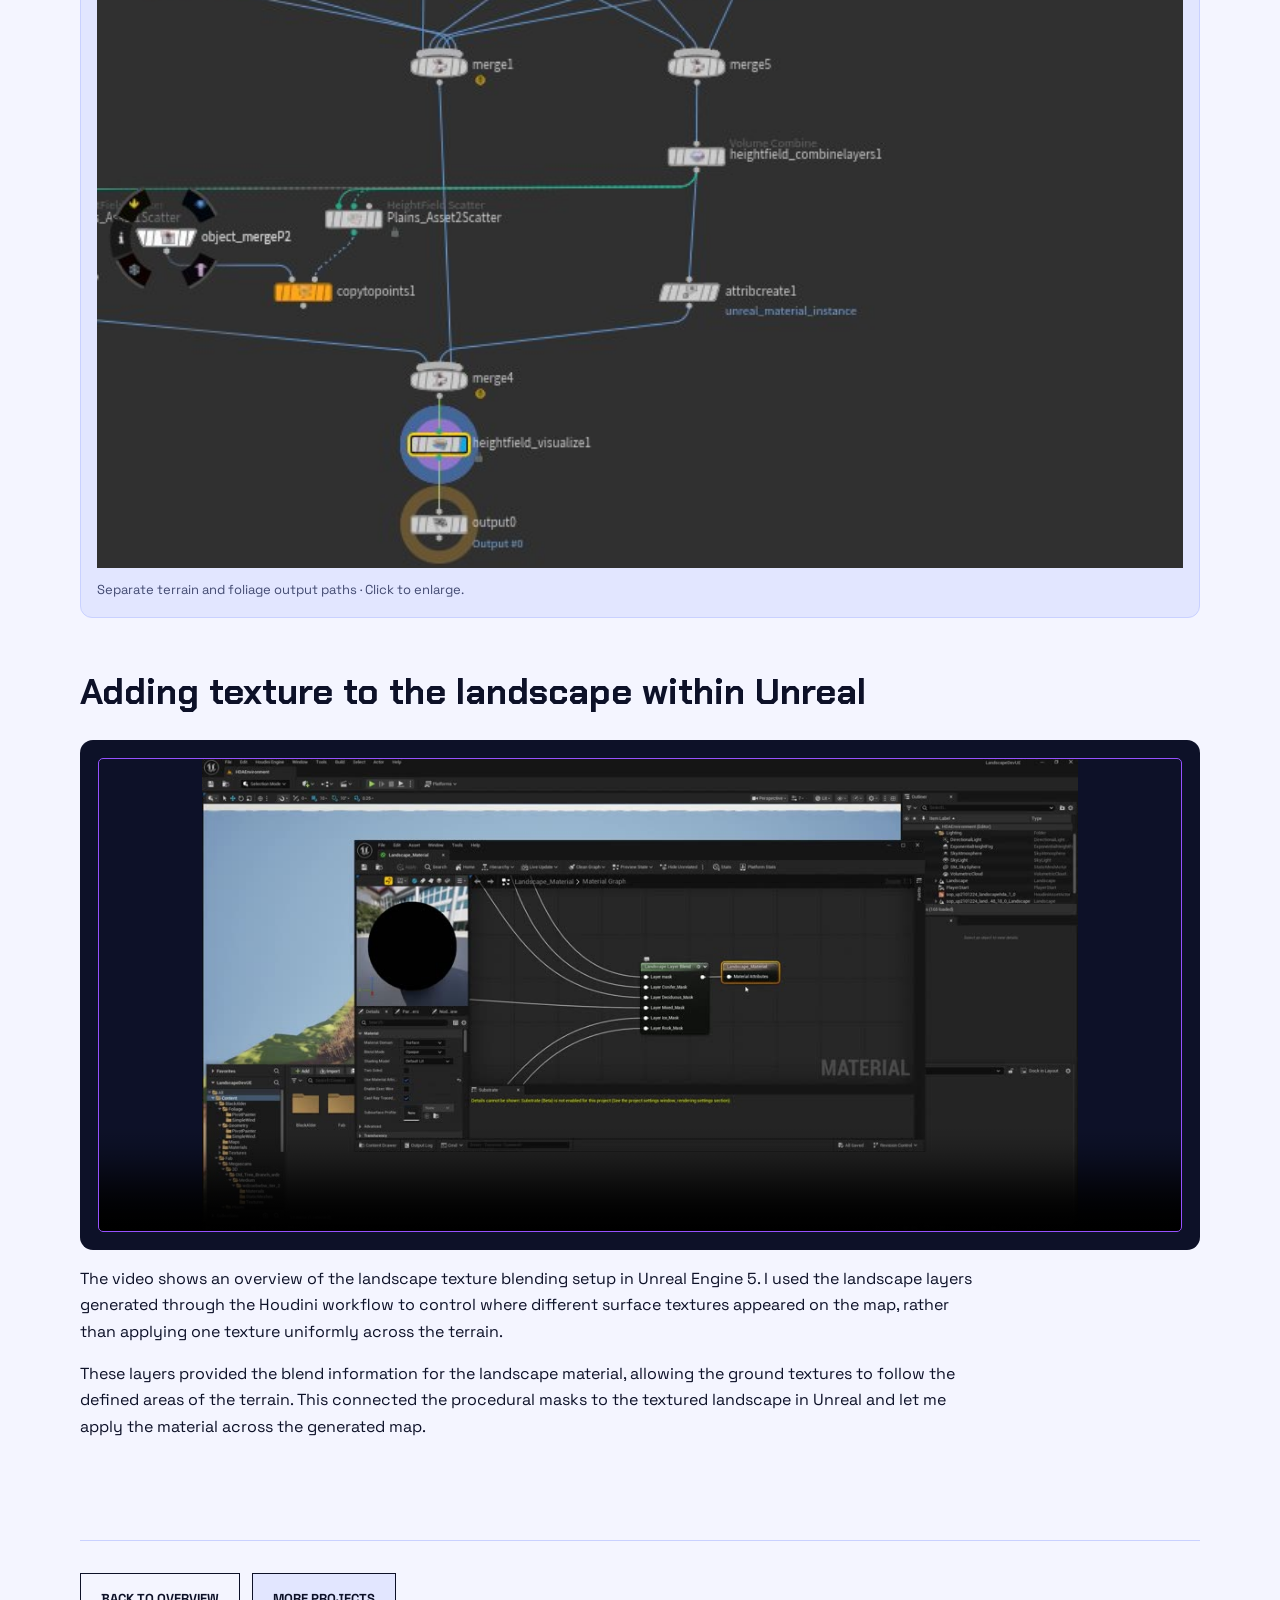
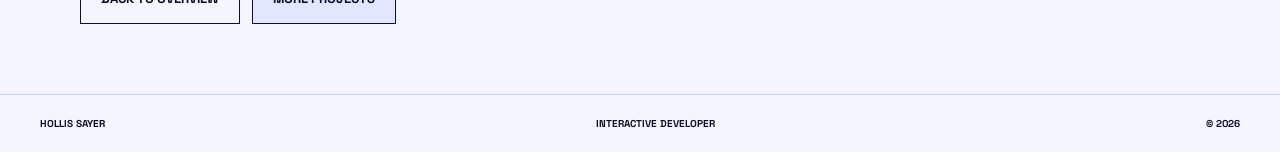
<file: houdini-tool.html>
<!doctype html>
<html lang="en">
<head>
    <meta charset="utf-8">
    <meta name="viewport" content="width=device-width, initial-scale=1">
    <meta name="description" content="Selected technical design and procedural generation projects by Hollis Sayer.">
    <title>Procedural Environment Tool — Hollis Sayer</title>
    <link rel="preconnect" href="https://fonts.googleapis.com">
    <link rel="preconnect" href="https://fonts.gstatic.com" crossorigin>
    <link href="https://fonts.googleapis.com/css2?family=Chakra+Petch:wght@500;600;700&family=Space+Grotesk:wght@400;500;600;700&display=optional" rel="stylesheet">
    <link rel="stylesheet" href="styles.css?v=wide-reflection-image-15">
</head>
<body>
    <header class="nav">
        <span class="name">HOLLIS SAYER | TECHNICAL DESIGN | GAMEPLAY SYSTEMS | SCRIPTING | C# |</span>
        <nav aria-label="Primary navigation">
            <a href="index.html">PROJECTS</a>
            <a href="about.html">ABOUT &amp; CV</a>
        </nav>
    </header>
    <main id="top"><section class="hero case-hero" id="overview"><div class="wrap"><a class="back-link" href="index.html#selected-work"> SELECTED WORK</a><p class="eyebrow">PROJECT / 02 · HOUDINI · UNREAL ENGINE · PROCEDURAL TOOLS</p><h1>Procedural Environment Tool</h1><p>A reusable Houdini Digital Asset for generating and iterating on environments through exposed parameters.</p><nav class="breakdown-choice" aria-label="Choose breakdown section"><a class="button" href="#design">DESIGN &amp; ITERATION</a><a class="button button-secondary" href="#technical">TECHNICAL BREAKDOWN</a></nav></div></section><div class="wrap case-body"><section class="breakdown-group" id="design"><h2>Design &amp; iteration</h2><section class="case-section" id="design-decisions"><p class="eyebrow">DESIGN DECISIONS</p><h2>Tool &amp; workflow design</h2><h4>Design challenge</h4><p>The main goal was to create a large level efficiently using procedural content generation (PCG), then make it possible to rapidly iterate large environments later in production. I wanted a reusable workflow that could respond to layout changes and feedback without rebuilding the scene by hand, while preserving control over terrain, biome placement and foliage.</p><h4>A test environment for the procedural workflow</h4><p>I used a hypothetical Scottish inspired landscape of mountains, forests and plains as a test of what the tool could produce. It gave me a varied environment in which to demonstrate efficient level creation and explore how parameter changes could support rapid iteration at a large scale. The scene expressed my ideal environment, but creating that particular world was not the project’s main goal.</p><p>The planned moods of its biomes, including challenge in the mountains, curiosity in deciduous forests and unease in conifer forests, provided useful design constraints for testing creative control. They were secondary to evaluating the reusable workflow, rather than a separate game experience or an outcome established through player testing.</p><h4>Keeping the layout editable</h4><p>I used two separate inputs to control the environment: a grayscale heightmap for elevation, and a colour mask for where different forest regions should appear. This let me plan the terrain and foliage distribution without placing every asset manually.</p><div class="terrain-evolution"><section class="terrain-stage"><figure><a href="images/houdini/grayscale-heightmap.jpg" target="_blank" rel="noopener"><img src="images/houdini/grayscale-heightmap.jpg" alt="Hand drawn grayscale heightmap with bright mountain peaks and dark low ground" loading="lazy" decoding="async"></a><figcaption>Artist drawn elevation input · Click to enlarge.</figcaption></figure><div><h4>1. Draw the terrain in grayscale</h4><p>An artist can sketch the terrain’s elevation as a grayscale image: white represents the highest areas, black the lowest, and shades of gray the heights between them. I drew my input in Adobe Fresco, then converted it to a 32 bit linear TIFF in GIMP before importing it into Houdini.</p><p>This gives the artist control over where the mountains and hills sit without modelling the whole landscape by hand. The image describes elevation, not surface colour or biome placement.</p></div></section><section class="terrain-stage"><figure><a href="images/houdini/terrain-eroded.jpg" target="_blank" rel="noopener"><img src="images/houdini/terrain-eroded.jpg" alt="Terrain refined through smoothing and erosion" loading="lazy" decoding="async"></a><figcaption>Refined mountain terrain · Click to enlarge.</figcaption></figure><div><h4>2. Refine the drawing into mountain terrain</h4><p>Houdini reads the image brightness as height values to generate a heightfield. My painted bands initially produced abrupt steps, so I smoothed the height transitions and added erosion to create more natural slopes and surface detail.</p><p>This is terrain refinement rather than automatic “normalisation.” The drawn image supplies the broad shape, while the procedural operations refine its appearance. Artists can revise the drawing or adjust the controls and regenerate the terrain instead of starting again. The specific nodes and settings are shown in Technical breakdown.</p></div></section><section class="terrain-stage"><figure><a href="images/houdini/rgb-mask.jpg" target="_blank" rel="noopener"><img src="images/houdini/rgb-mask.jpg" alt="Red green and blue regions defining separate forest inputs" loading="lazy" decoding="async"></a><figcaption>Biome placement input · Click to enlarge.</figcaption></figure><div><h4>3. Choose where the biomes go</h4><p>The coloured shapes are placement instructions, not the final appearance of the landscape. The red, green and blue channels define separate regions for the conifer, mixed and deciduous forest inputs. Black is outside those coloured regions and forms the default plains area.</p><p><strong>Reading the mask:</strong> each colour separates one forest region from the others. The heightmap is a different input: it determines how high or low the ground is, rather than which foliage belongs there.</p></div></section><section class="terrain-stage"><figure><a href="images/houdini/biome-placement.jpg" target="_blank" rel="noopener"><img src="images/houdini/biome-placement.jpg" alt="Placeholder cubes distributed across the Houdini terrain" loading="lazy" decoding="async"></a><figcaption>Generated placement test · Click to enlarge.</figcaption></figure><div><h4>4. Generate foliage placement</h4><p>I used the biome regions to control scattering across the terrain, with different coverage amounts for each region. The cubes shown here were temporary stand-ins for foliage, letting me check placement before replacing them with the intended assets.</p><p>The mask supplies the areas in which assets can appear; the generated view shows the placement result on the terrain. These screenshots show stages of development, rather than a matched view of exactly the same terrain settings.</p></div></section><section class="terrain-stage"><div><figure><a href="images/houdini/parameters.jpg" target="_blank" rel="noopener"><img src="images/houdini/parameters.jpg" alt="Height noise erosion density and seed controls in the HDA interface" loading="lazy" decoding="async"></a><figcaption>Editable environment controls · Click to enlarge.</figcaption></figure><figure><a href="images/houdini/forest-output.jpg" target="_blank" rel="noopener"><img src="images/houdini/forest-output.jpg" alt="Generated forest in Unreal with trees and ground assets" loading="lazy" decoding="async"></a><figcaption>Example Unreal output · Click to enlarge.</figcaption></figure></div><div><h4>5. Adjust the environment without rebuilding it by hand</h4><p>I exposed terrain and foliage controls so I could change height, noise, smoothing, erosion, asset density and seeds through the tool’s interface. The Unreal image shows an example of the forest environment produced using the workflow.</p><p>This separated layout choices from repeated asset placement. I could revise the input regions or parameter values and regenerate the environment, supporting the goal of efficient large-level creation and later iteration. Rebuilding still became slower in dense scenes, as discussed in the outcome section.</p></div></section></div></section><section class="case-section" id="iteration"><p class="eyebrow">ITERATION</p><h2>How the workflow changed</h2><article class="system-block"><h3>Building a tool around the design</h3><h4>Original plan</h4><p>I initially planned to combine existing Houdini Digital Assets, including a biome region tool, to build the environment.</p><h4>Problem &amp; change</h4><p>The existing biome tool did not offer the precise, editable scene I wanted. I chose to create my own HDA so I could tailor the terrain and biome controls to the project, rather than adapt the design around someone else’s tool.</p><h4>Result &amp; trade-off</h4><p>This gave me a reusable tool with more control over the intended output and demonstrated my ability to build the workflow myself. It also increased development time and left less time to refine the scene’s visual quality, including texture blending between biome masks.</p></article><article class="system-block"><h3>Simplifying the inputs and foliage controls</h3><h4>Original plan</h4><p>The proposal used several custom colours to identify biomes and included a separate HDA for randomising foliage.</p><h4>Problem &amp; change</h4><p>During development, I changed the biome inputs to pure red, green and blue values, avoiding an extra colour conversion step. The plains formed the default area where neither height nor RGB biome input was assigned. I also found that foliage randomisation could be handled with a parameter instead of another HDA.</p><h4>Result</h4><p>These changes simplified the workflow and removed unnecessary setup. They also exposed gaps in my initial research: I had planned a particular route to the result before fully understanding the alternatives.</p></article></section><section class="case-section" id="outcome"><p class="eyebrow">OUTCOME</p><h2>Outcome &amp; what I learned</h2><div class="outcome-reflection-layout"><div class="outcome-reflection-copy"><h4>What worked</h4><p>The project produced a reusable tool aimed at efficiently creating large levels and supporting rapid changes later in production. The Scottish inspired scene served as its test environment. Heightfield generation exceeded my initial expectations, and exposed parameters let me regenerate and adjust the scene while retaining control over its layout.</p><h4>What remained unresolved</h4><p>Although the demonstration scene was not the main deliverable, it revealed areas where the generated output still needed refinement. It did not reach the visual quality I had planned. Biome texture transitions remained too sharp, ground textures showed repetition, and asset distribution was too uniform. Scenes with many instances could also take several minutes to recook after a parameter change, reducing the speed of iteration as the node network became more complex.</p><h4>Improving the feedback process</h4><p>I underestimated the development time and placed too much feedback collection near the end of the schedule. With little time remaining, I could not collect enough data or iterate the scene to its full potential. In future projects, I would test a smaller working version earlier, distribute subject matter expert reviews and general playtesting throughout production, and reserve contingency time for changes.</p><h4>Next steps</h4><p>My priorities would be smoother biome texture blending, more varied asset distribution and investigating ways to reduce recooking time. The main lesson was that a reusable tool needs both a controllable workflow and a realistic schedule for evaluating the environments it produces.</p></div><figure class="project-evidence"><a href="images/houdini/forest-output.jpg" target="_blank" rel="noopener"><img src="images/houdini/forest-output.jpg" alt="Procedurally generated forest with trees bushes and fallen branches" loading="lazy" decoding="async"></a><figcaption>Generated forest test environment · Click to enlarge.</figcaption></figure></div></section></section><section class="breakdown-group" id="technical"><h2>Technical breakdown</h2><section class="case-section" id="technical-breakdown"><h3>Node hierarchy showcase</h3><div class="video"><video class="project-video" playsinline controls preload="none" aria-label="Houdini node hierarchy showcase" poster="images/previews/nodes.jpg"><source src="videos/houdini-node-hierarchy.mp4" type="video/mp4">Your browser does not support HTML video. <a href="videos/houdini-node-hierarchy.mp4">Watch the video</a>.</video></div></section><section class="case-section" id="technical-design"><h2>From design intent to implementation</h2><article class="system-block"><h3>Terrain evolution through the node workflow</h3><p>These screenshots show the progression from the imported heightmap through smoothing and erosion, followed by a height based mask for the mountain top.</p><div class="terrain-evolution"><section class="terrain-stage"><figure><a href="images/houdini/terrain-before.jpg" target="_blank" rel="noopener"><img src="images/houdini/terrain-before.jpg" alt="Initial terrain with abrupt stepped slopes" width="569" height="311" loading="lazy" decoding="async"></a><figcaption>Click to enlarge.</figcaption></figure><div><p class="eyebrow">01 · HeightField File</p><h4>Importing the grayscale heightmap</h4><p>The imported heightmap produced abrupt, stepped changes in elevation. This was the starting shape before smoothing.</p></div></section><section class="terrain-stage"><figure><a href="images/houdini/terrain-smoothed.jpg" target="_blank" rel="noopener"><img src="images/houdini/terrain-smoothed.jpg" alt="Terrain after blur with smoother mountain slopes" width="481" height="353" loading="lazy" decoding="async"></a><figcaption>Click to enlarge.</figcaption></figure><div><p class="eyebrow">02 · HeightField Blur</p><h4>Smoothing the height transitions</h4><p>I added HeightField Blur and set its radius to 90. This smoothed the mountain profile.</p></div></section><section class="terrain-stage"><figure><a href="images/houdini/terrain-eroded.jpg" target="_blank" rel="noopener"><img src="images/houdini/terrain-eroded.jpg" alt="Terrain after erosion with surface channels" width="406" height="207" loading="lazy" decoding="async"></a><figcaption>Click to enlarge.</figcaption></figure><div><p class="eyebrow">03 · HeightField Erode</p><h4>Adding erosion detail</h4><p>After feedback, I added HeightField Erode and adjusted its controls to give the mountain surface more natural detail.</p></div></section><section class="terrain-stage"><figure><a href="images/houdini/terrain-snow-mask.jpg" target="_blank" rel="noopener"><img src="images/houdini/terrain-snow-mask.jpg" alt="Red height based mask on the mountain summit" width="496" height="312" loading="lazy" decoding="async"></a><figcaption>Click to enlarge.</figcaption></figure><div><p class="eyebrow">04 · HeightField Mask by Feature</p><h4>Selecting the mountain top</h4><p>I used height to define a mask for the icy mountain top, shown in red. This stage selects an area for later treatment; it does not change the terrain shape.</p></div></section></div></article><article class="system-block"><h3>Designer-facing parameters</h3><figure class="project-evidence"><a href="images/houdini/parameters.jpg" target="_blank" rel="noopener"><img src="images/houdini/parameters.jpg" alt="Houdini parameter panel with height scale noise erosion densities and seeds" loading="lazy" decoding="async"></a><figcaption>Exposed terrain and foliage controls · Click to enlarge.</figcaption></figure></article><article class="system-block" id="replaceable-meshes"><h3>Replacing placeholder meshes with editable asset inputs</h3><p>The placeholder cubes let me test procedural placement, but replacing them with real assets exposed a limitation in my initial setup. I changed the geometry inputs and HDA interface so the same tool could accept different meshes for each biome.</p><div class="terrain-evolution"><section class="terrain-stage"><figure><a href="images/houdini/placeholder-cubes.jpg" target="_blank" rel="noopener"><img src="images/houdini/placeholder-cubes.jpg" alt="Cubes copied across terrain as placeholder biome assets" width="900" height="384" loading="lazy" decoding="async"></a><figcaption>Click to enlarge.</figcaption></figure><div><p class="eyebrow">01 · Initial issue</p><h4>Fixed cube placeholders</h4><p>I used cubes to test the biome scattering, but could not replace them with the intended foliage through Houdini Engine. The tool needed an editable mesh input rather than a fixed cube source.</p></div></section><section class="terrain-stage"><figure><a href="images/houdini/mesh-object-merge.jpg" target="_blank" rel="noopener"><img src="images/houdini/mesh-object-merge.jpg" alt="Object Merge feeding Copy to Points in the biome scattering network" width="409" height="483" loading="lazy" decoding="async"></a><figcaption>Click to enlarge.</figcaption></figure><div><p class="eyebrow">02 · Object Merge</p><h4>Replacing the fixed source</h4><p>I replaced the cube source with an Object Merge connected to Copy to Points. I also enabled Pack and Instance in the copy nodes to support separate foliage assignments.</p></div></section><section class="terrain-stage"><figure><a href="images/houdini/mesh-parameter.jpg" target="_blank" rel="noopener"><img src="images/houdini/mesh-parameter.jpg" alt="Houdini parameter editor showing the exposed Mesh object path" width="670" height="553" loading="lazy" decoding="async"></a><figcaption>Click to enlarge.</figcaption></figure><div><p class="eyebrow">03 · Exposed input</p><h4>Adding the Mesh control</h4><p>I promoted the Object Merge’s Object 1 input to an HDA parameter named “Mesh.” This made the geometry source accessible through the tool’s interface rather than requiring edits inside the node network.</p></div></section><section class="terrain-stage"><figure><a href="images/houdini/biome-network.jpg" target="_blank" rel="noopener"><img src="images/houdini/biome-network.jpg" alt="Separate object merges and copy branches for three biomes" width="692" height="447" loading="lazy" decoding="async"></a><figcaption>Click to enlarge.</figcaption></figure><div><p class="eyebrow">04 · Reusable biome setup</p><h4>Extending the solution</h4><p>I added Object Merge nodes and exposed mesh controls for the other two biomes, then reorganised the hierarchy. Each biome could receive its own mesh input while keeping the existing scatter workflow.</p></div></section></div><h4>Why this mattered</h4><p>Separating the mesh choice from the scattering logic made the tool more reusable. I could change the assets used by a biome without rebuilding its placement network, supporting the project’s goal of efficient environment creation and iteration.</p></article><article class="system-block"><h3>Separating terrain and foliage material output</h3><h4>The issue</h4><p>Some foliage displayed a persistent, unnatural shading effect in Unreal. I traced the issue to the <code>unreal_material_instance</code> attribute used to assign the landscape material. The terrain and scattered assets were being combined in a way that allowed the ground material assignment to affect the foliage too.</p><h4>How I changed the output network</h4><p>I added a separate merge path for the foliage produced by the Copy to Points nodes, while keeping the heightfield data on the terrain path. This separated the two types of output before the landscape material was assigned.</p><p>The terrain path handled the heightfield layers and passed through the Attribute Create node containing <code>unreal_material_instance</code>. The foliage path carried the scattered meshes separately, bypassing that landscape material assignment. I then combined the paths for the final HDA output.</p><h4>Why this fixed it</h4><p>The landscape material belonged to the ground, not the foliage meshes. By controlling where the attribute was applied, I prevented the foliage output from receiving the ground material assignment. This resolved the persistent shading issue while keeping both the landscape and scattered assets in the generated environment.</p><figure class="project-evidence"><a href="images/houdini/output-merge.jpg" target="_blank" rel="noopener"><img src="images/houdini/output-merge.jpg" alt="Houdini graph separating terrain material assignment from scattered meshes" loading="lazy" decoding="async"></a><figcaption>Separate terrain and foliage output paths · Click to enlarge.</figcaption></figure></article><article class="system-block"><h3>Adding texture to the landscape within Unreal</h3><div class="video"><video class="project-video" playsinline controls preload="none" aria-label="Landscape texture and biome mask showcase" poster="images/previews/landscape.jpg"><source src="videos/landscape-blend-showcase.mp4" type="video/mp4">Your browser does not support HTML video. <a href="videos/landscape-blend-showcase.mp4">Watch the video</a>.</video></div><p>The video shows an overview of the landscape texture blending setup in Unreal Engine 5. I used the landscape layers generated through the Houdini workflow to control where different surface textures appeared on the map, rather than applying one texture uniformly across the terrain.</p><p>These layers provided the blend information for the landscape material, allowing the ground textures to follow the defined areas of the terrain. This connected the procedural masks to the textured landscape in Unreal and let me apply the material across the generated map.</p></article></section></section><div class="button-row"><a class="button" href="#overview">BACK TO OVERVIEW</a><a class="button button-secondary" href="index.html#selected-work">MORE PROJECTS</a></div></div></main>    <footer>
        <span>HOLLIS SAYER</span>
        <span>INTERACTIVE DEVELOPER</span>
        <span>© 2026</span>
    </footer>
    <script src="script.js?v=fast-navigation-5"></script>
</body>
</html>
</file>
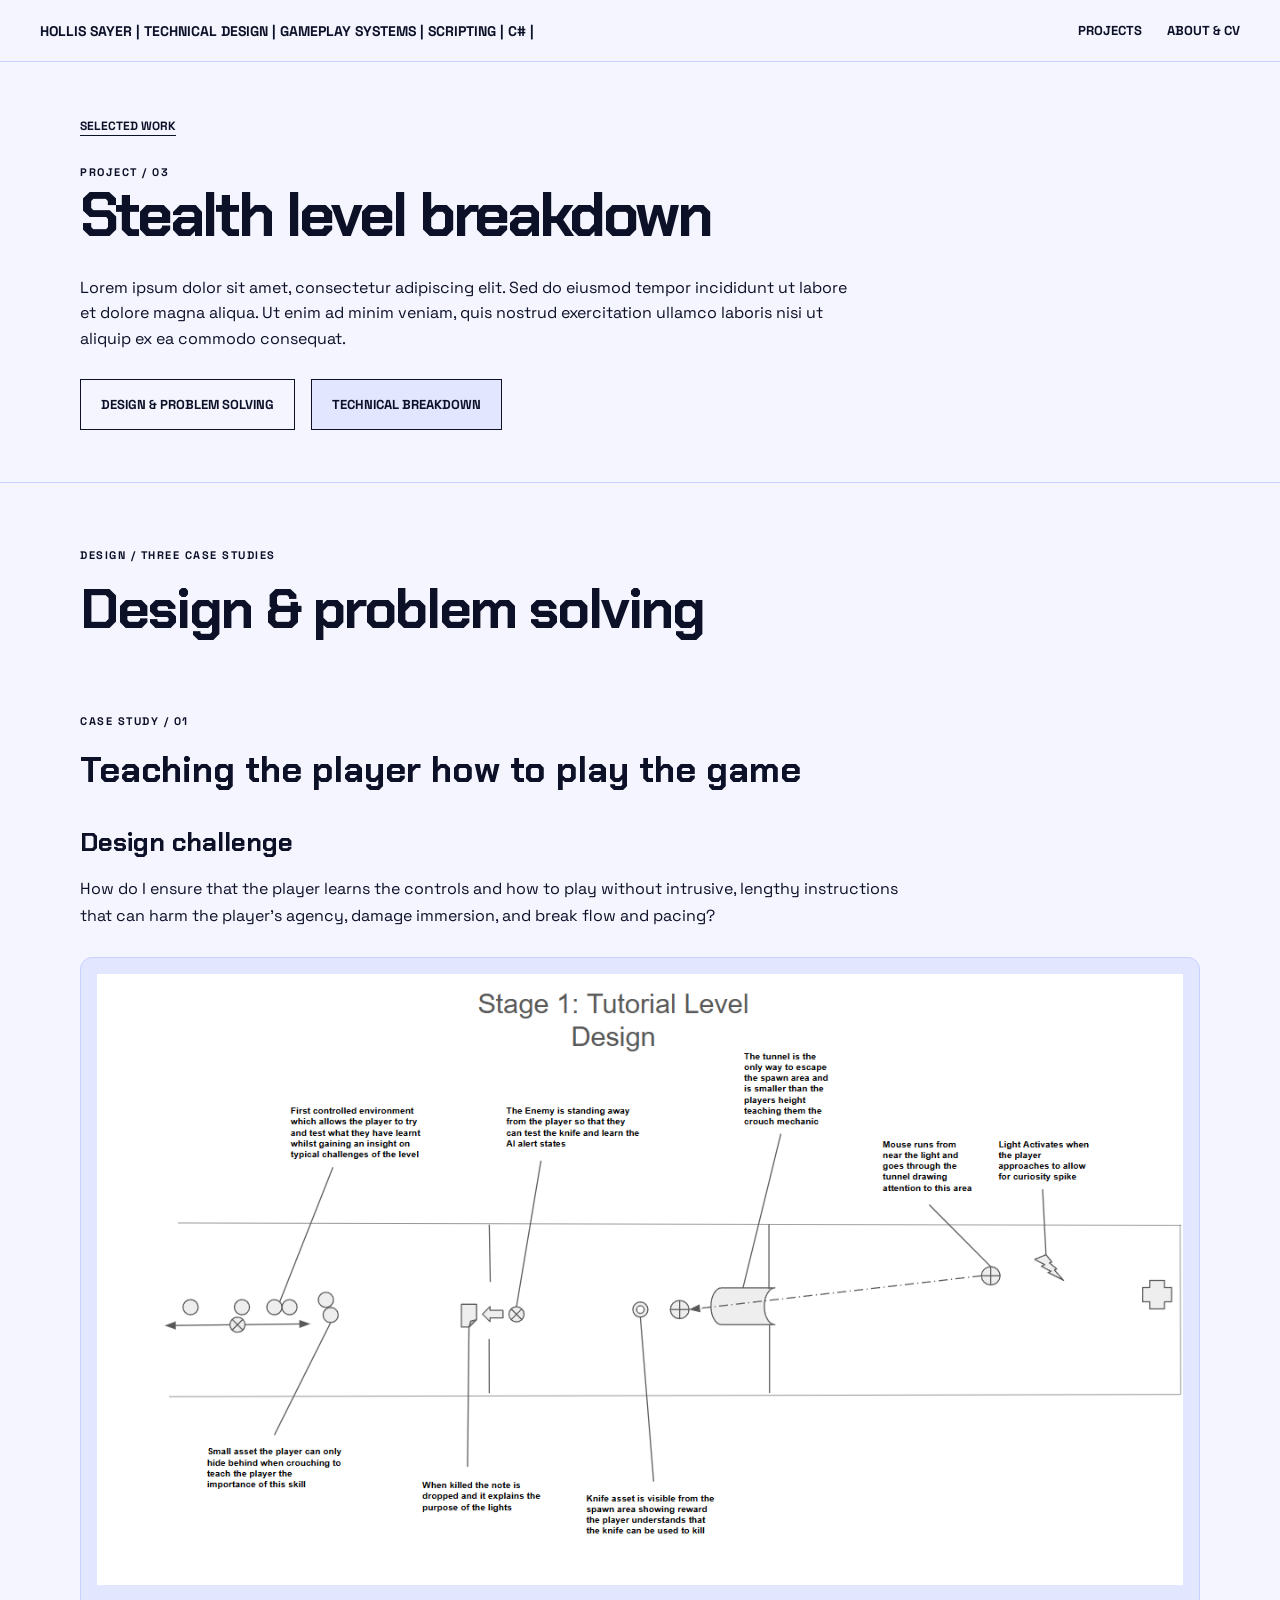
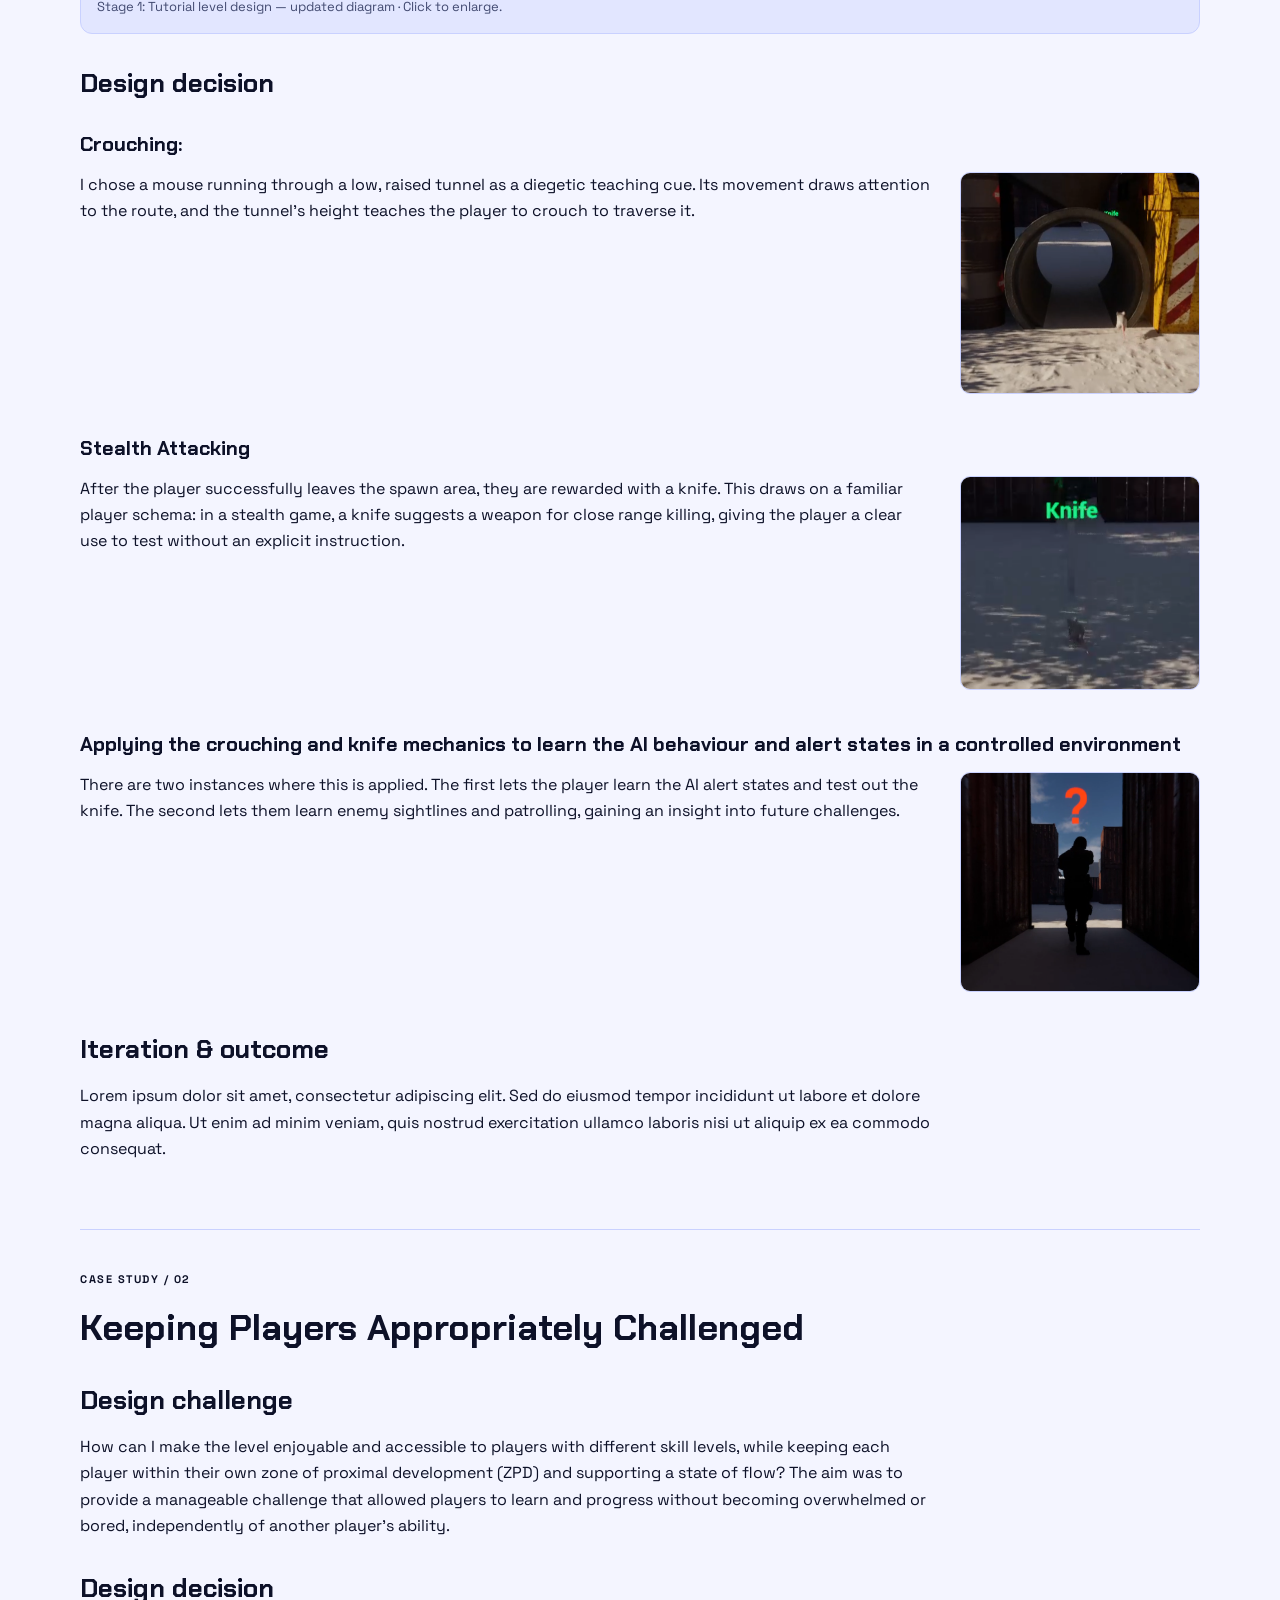
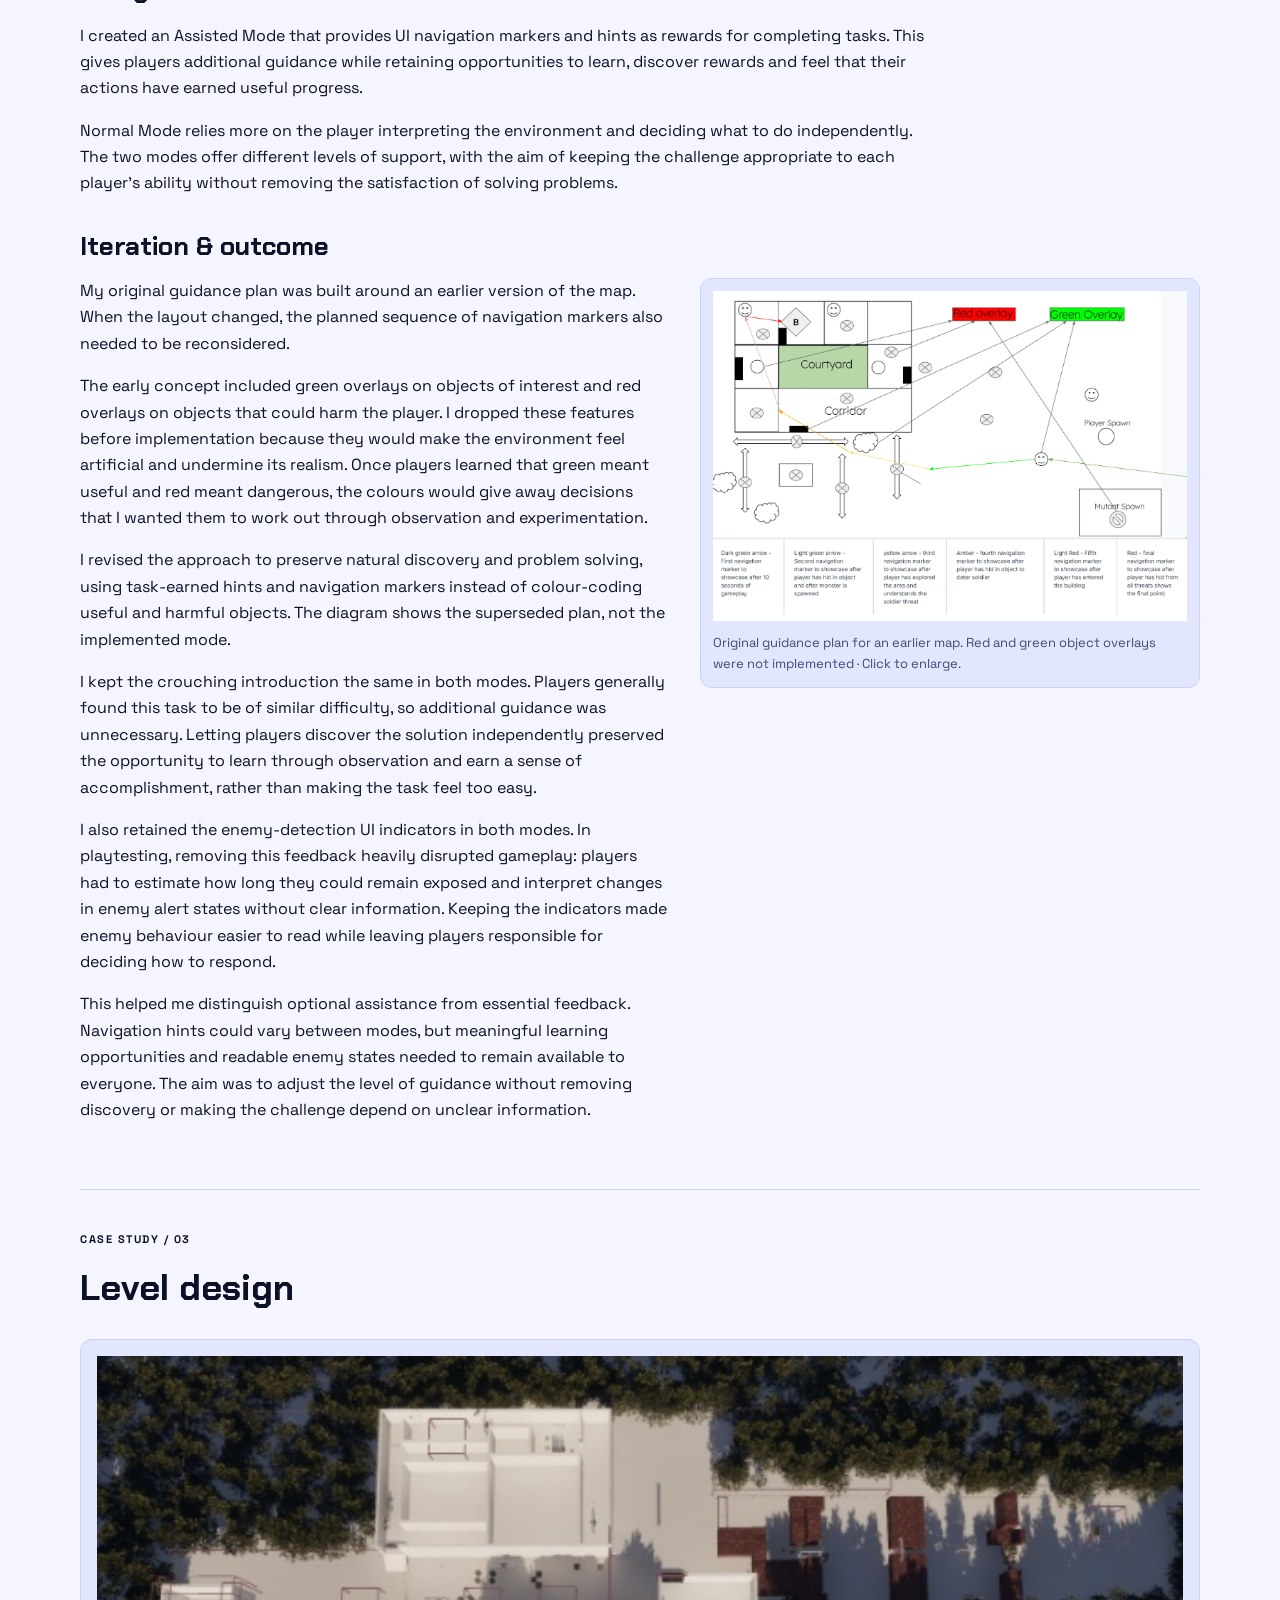
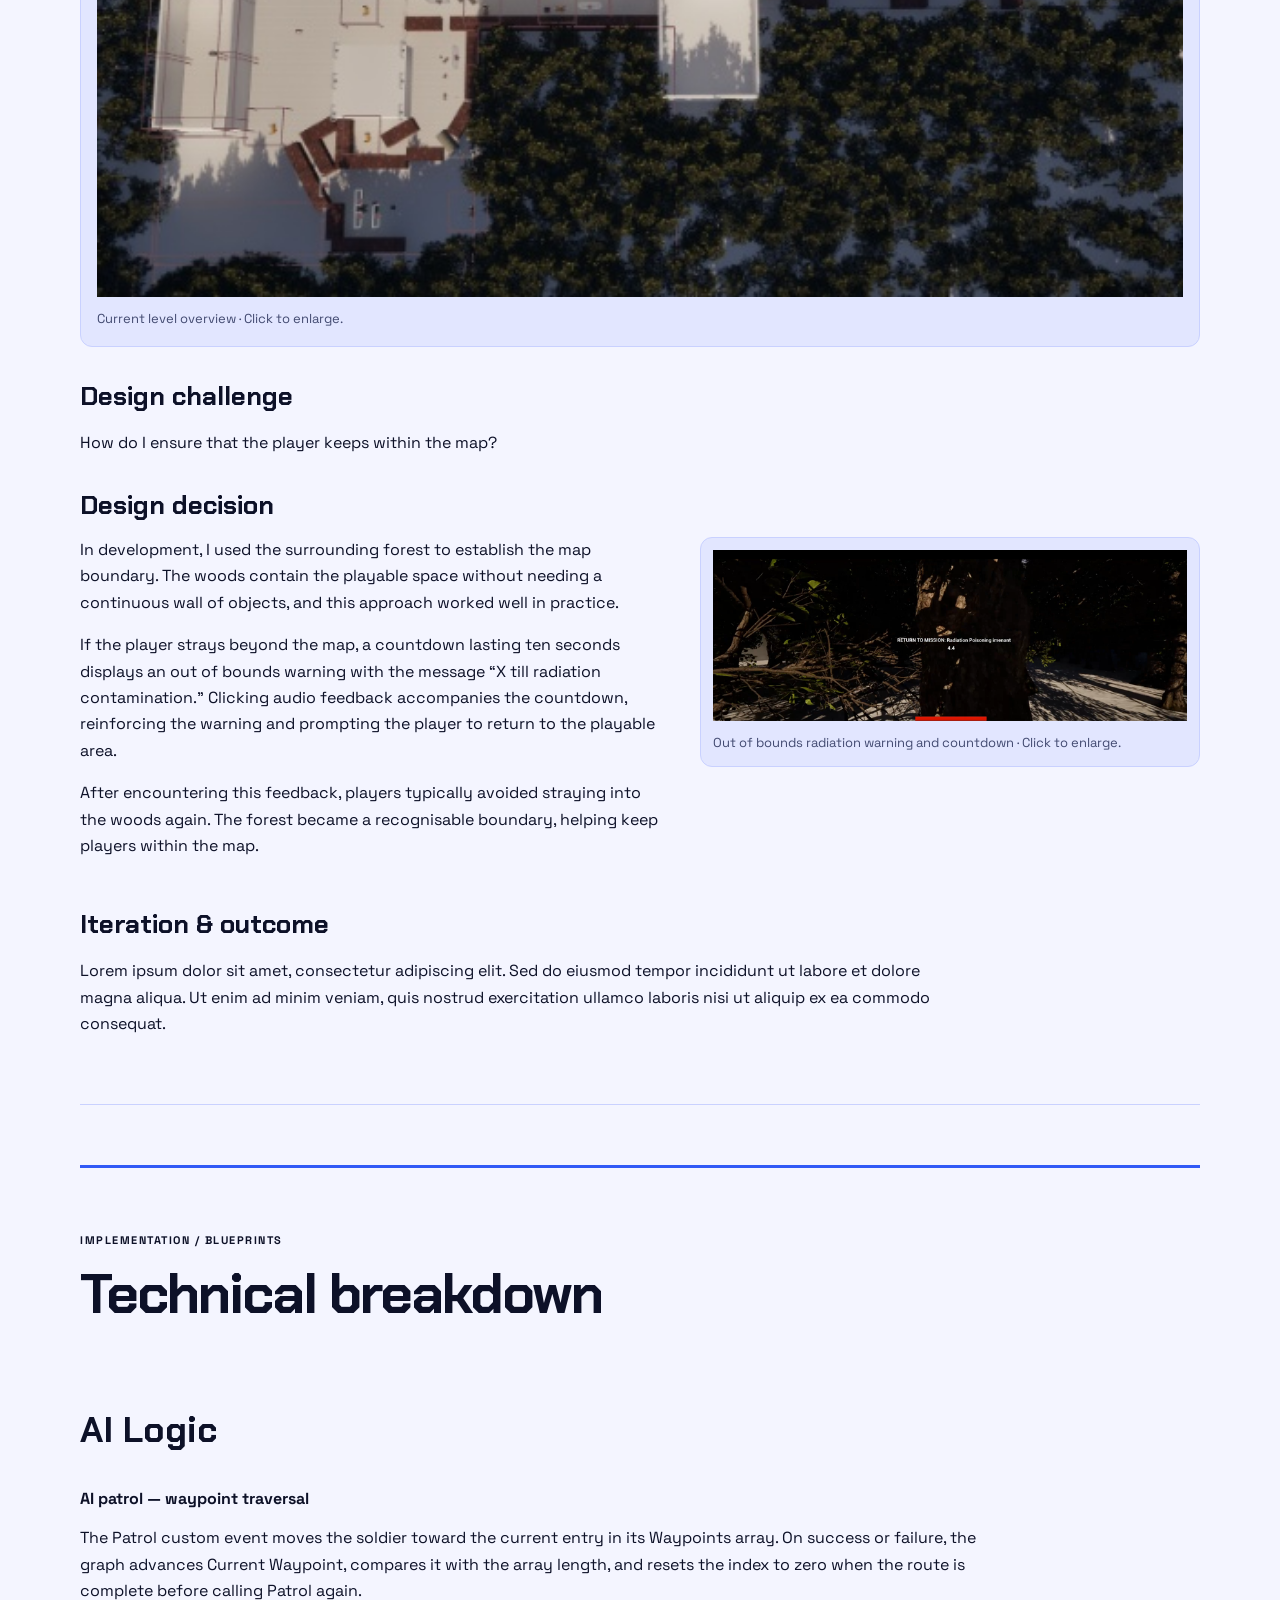
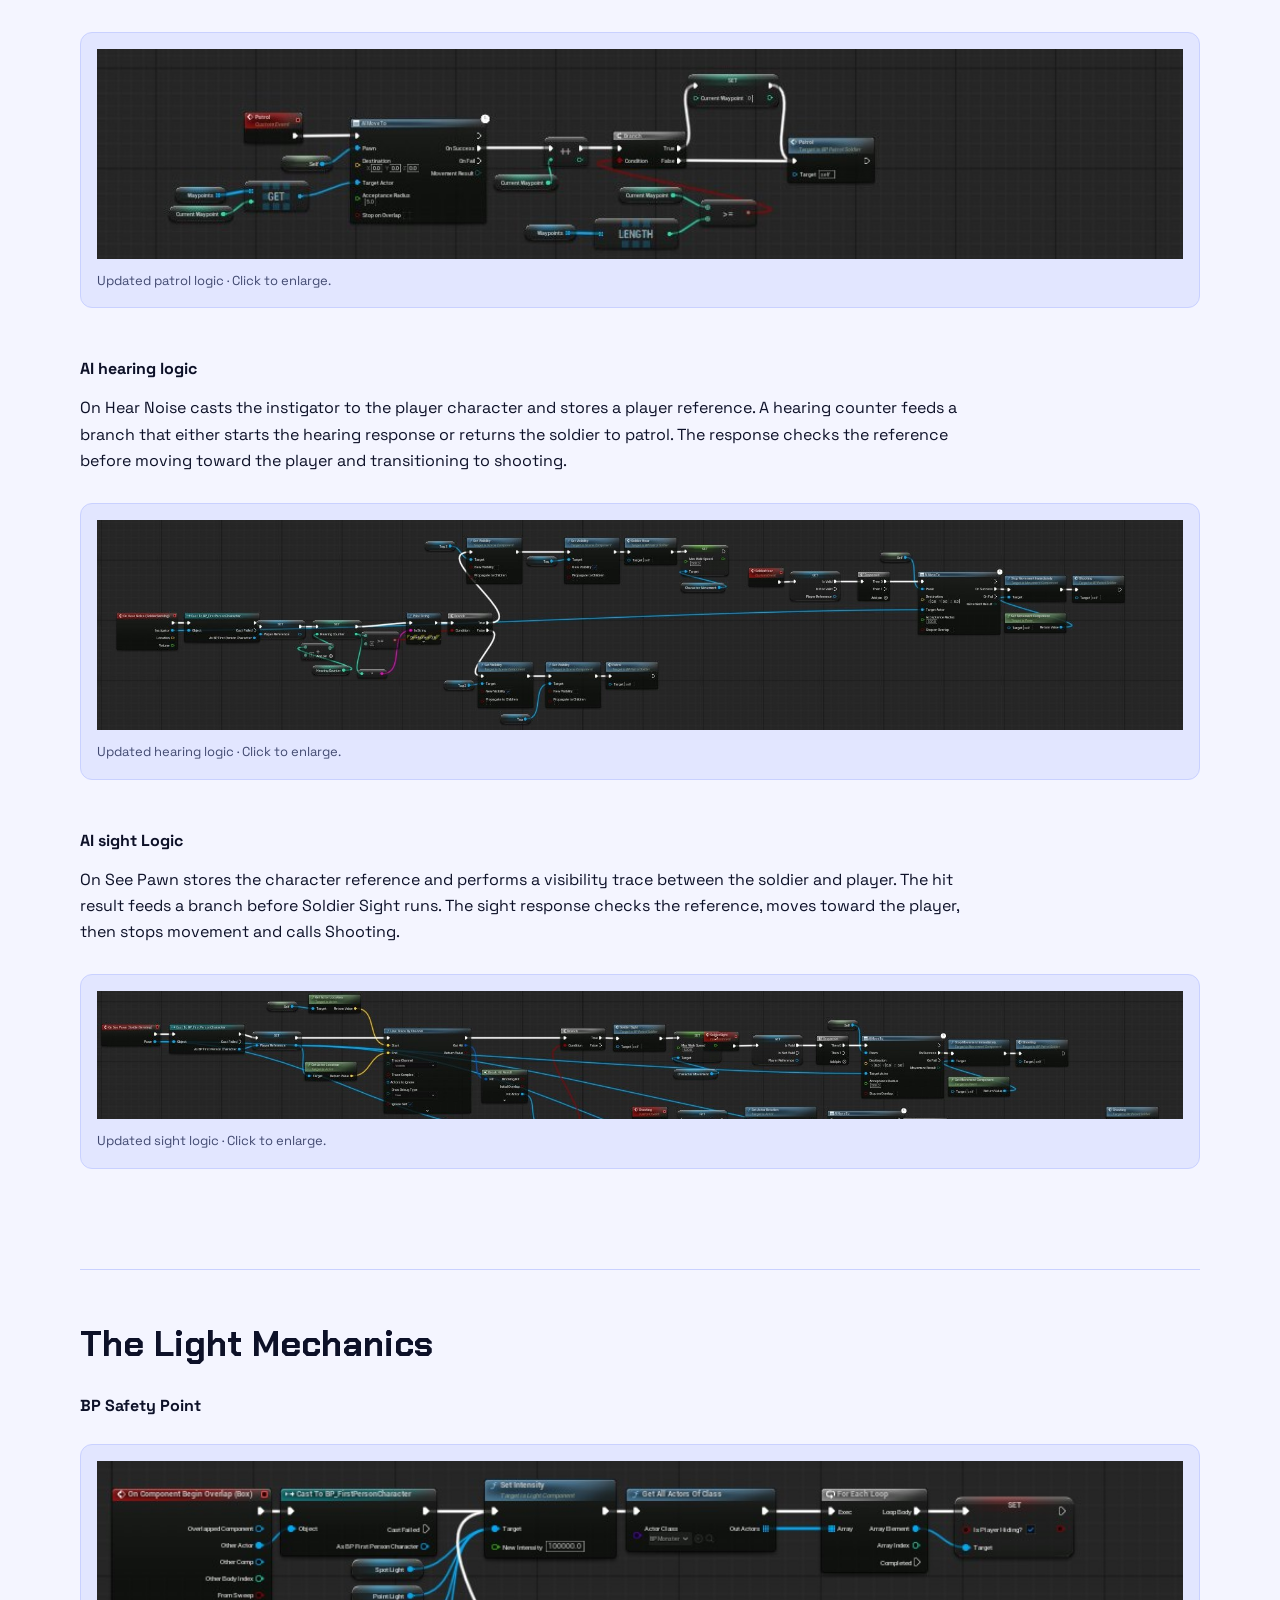
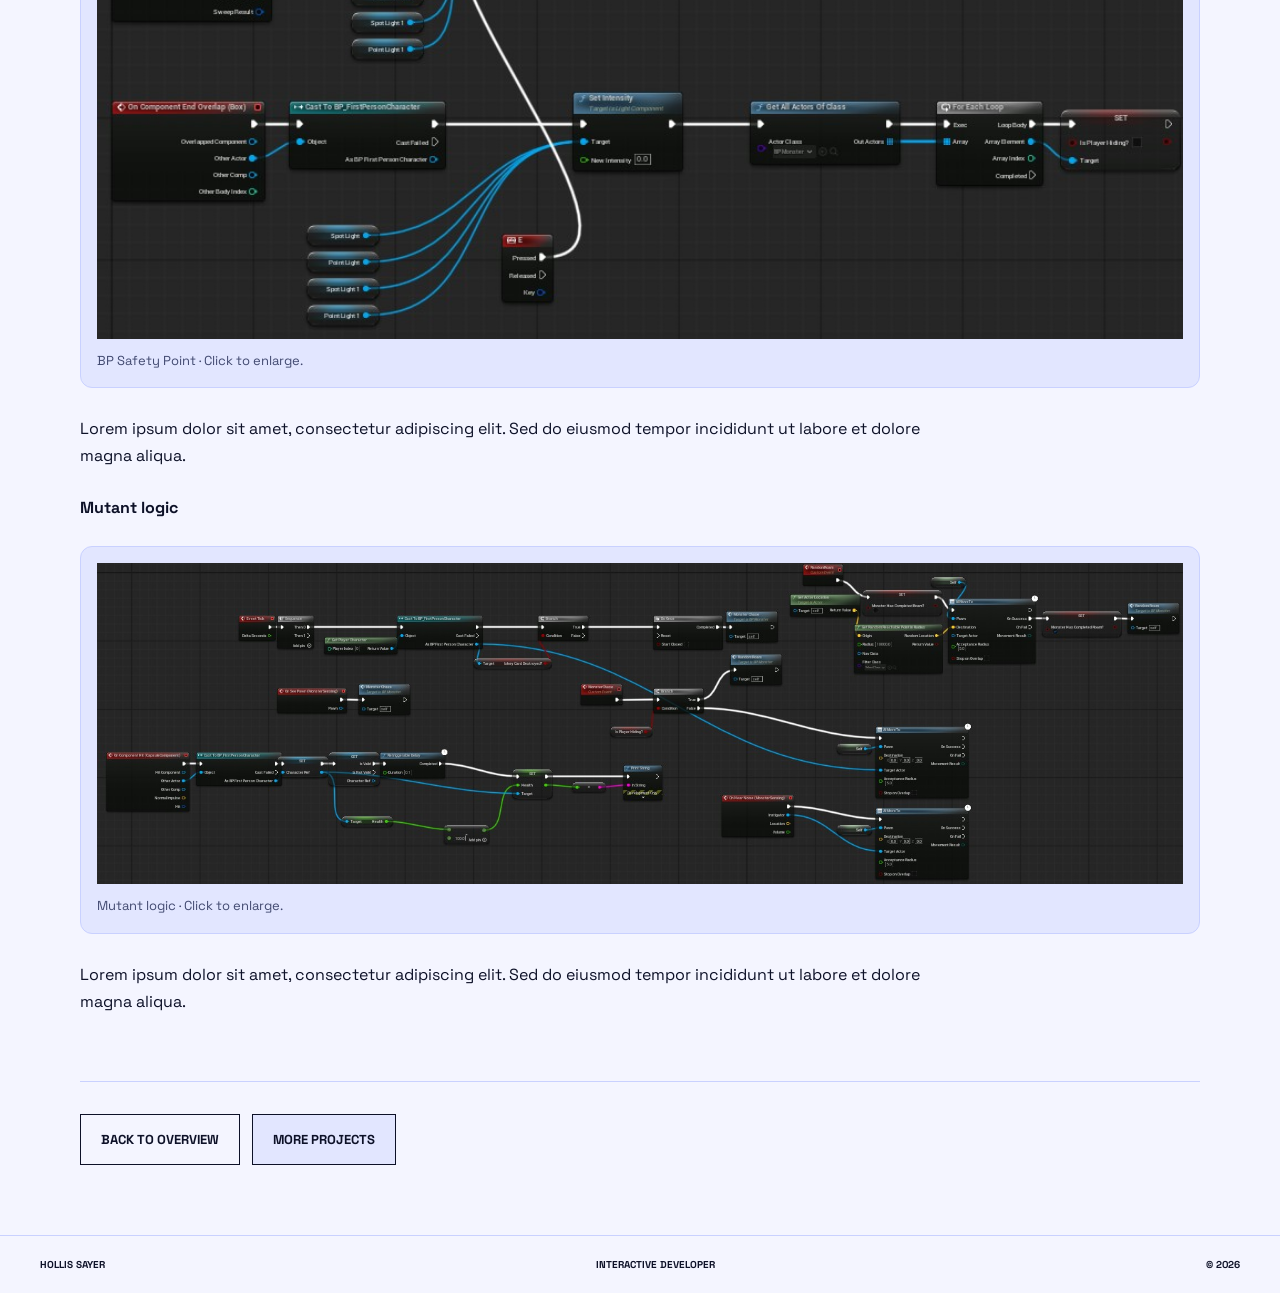
<file: stealth-systems.html>
<!doctype html>
<html lang="en">
<head>
    <meta charset="utf-8">
    <meta name="viewport" content="width=device-width, initial-scale=1">
    <meta name="description" content="Selected technical design and procedural generation projects by Hollis Sayer.">
    <title>UE5 Stealth Gameplay Systems — Hollis Sayer</title>
    <link rel="preconnect" href="https://fonts.googleapis.com">
    <link rel="preconnect" href="https://fonts.gstatic.com" crossorigin>
    <link href="https://fonts.googleapis.com/css2?family=Chakra+Petch:wght@500;600;700&family=Space+Grotesk:wght@400;500;600;700&display=optional" rel="stylesheet">
    <link rel="stylesheet" href="styles.css?v=guidance-iteration-19">
</head>
<body>
    <header class="nav">
        <span class="name">HOLLIS SAYER | TECHNICAL DESIGN | GAMEPLAY SYSTEMS | SCRIPTING | C# |</span>
        <nav aria-label="Primary navigation">
            <a href="index.html">PROJECTS</a>
            <a href="about.html">ABOUT &amp; CV</a>
        </nav>
    </header>
    <main id="top"><section class="hero case-hero" id="overview"><div class="wrap"><a class="back-link" href="index.html#selected-work"> SELECTED WORK</a><p class="eyebrow">PROJECT / 03</p><h1>Stealth level breakdown</h1><p>Lorem ipsum dolor sit amet, consectetur adipiscing elit. Sed do eiusmod tempor incididunt ut labore et dolore magna aliqua. Ut enim ad minim veniam, quis nostrud exercitation ullamco laboris nisi ut aliquip ex ea commodo consequat.</p><nav class="breakdown-choice" aria-label="Choose breakdown section"><a class="button" href="#design">DESIGN &amp; PROBLEM SOLVING</a><a class="button button-secondary" href="#technical">TECHNICAL BREAKDOWN</a></nav></div></section><div class="wrap case-body"><section class="breakdown-group" id="design"><p class="eyebrow">DESIGN / THREE CASE STUDIES</p><h2>Design &amp; problem solving</h2><article class="case-section design-study"><p class="eyebrow">CASE STUDY / 01</p><h3>Teaching the player how to play the game</h3><h4>Design challenge</h4><p>How do I ensure that the player learns the controls and how to play without intrusive, lengthy instructions that can harm the player’s agency, damage immersion, and break flow and pacing?</p><figure class="project-evidence"><a href="images/stealth/crouching-tutorial-updated.png" target="_blank" rel="noopener"><img decoding="async" src="images/stealth/crouching-tutorial-updated.png" alt="Updated tutorial level diagram showing the mouse route, low tunnel, crouching cover, enemy and light mechanics" loading="lazy"></a><figcaption>Stage 1: Tutorial level design — updated diagram · Click to enlarge.</figcaption></figure><h4>Design decision</h4><section class="teaching-layer"><h5>Crouching:</h5><div class="teaching-example"><p>I chose a mouse running through a low, raised tunnel as a diegetic teaching cue. Its movement draws attention to the route, and the tunnel’s height teaches the player to crouch to traverse it.</p><a class="teaching-image" href="images/stealth/tutorial-crouching.png" target="_blank" rel="noopener"><img src="images/stealth/tutorial-crouching.png" alt="Mouse beside the low tunnel teaching crouching" width="401" height="371" loading="lazy" decoding="async"></a></div></section><section class="teaching-layer"><h5>Stealth Attacking</h5><div class="teaching-example"><p>After the player successfully leaves the spawn area, they are rewarded with a knife. This draws on a familiar player schema: in a stealth game, a knife suggests a weapon for close range killing, giving the player a clear use to test without an explicit instruction.</p><a class="teaching-image" href="images/stealth/tutorial-knife.png" target="_blank" rel="noopener"><img src="images/stealth/tutorial-knife.png" alt="Knife pickup rewarding the player after leaving the spawn area" width="409" height="365" loading="lazy" decoding="async"></a></div></section><section class="teaching-layer"><h5>Applying the crouching and knife mechanics to learn the AI behaviour and alert states in a controlled environment</h5><div class="teaching-example"><p>There are two instances where this is applied. The first lets the player learn the AI alert states and test out the knife. The second lets them learn enemy sightlines and patrolling, gaining an insight into future challenges.</p><a class="teaching-image" href="images/stealth/tutorial-alert-state.png" target="_blank" rel="noopener"><img src="images/stealth/tutorial-alert-state.png" alt="Enemy displaying a question mark alert state during the tutorial" width="701" height="643" loading="lazy" decoding="async"></a></div></section><h4>Iteration &amp; outcome</h4><p>Lorem ipsum dolor sit amet, consectetur adipiscing elit. Sed do eiusmod tempor incididunt ut labore et dolore magna aliqua. Ut enim ad minim veniam, quis nostrud exercitation ullamco laboris nisi ut aliquip ex ea commodo consequat.</p></article><article class="case-section design-study"><p class="eyebrow">CASE STUDY / 02</p><h3>Keeping Players Appropriately Challenged</h3><h4>Design challenge</h4><p>How can I make the level enjoyable and accessible to players with different skill levels, while keeping each player within their own zone of proximal development (ZPD) and supporting a state of flow? The aim was to provide a manageable challenge that allowed players to learn and progress without becoming overwhelmed or bored, independently of another player’s ability.</p><h4>Design decision</h4><p>I created an Assisted Mode that provides UI navigation markers and hints as rewards for completing tasks. This gives players additional guidance while retaining opportunities to learn, discover rewards and feel that their actions have earned useful progress.</p><p>Normal Mode relies more on the player interpreting the environment and deciding what to do independently. The two modes offer different levels of support, with the aim of keeping the challenge appropriate to each player’s ability without removing the satisfaction of solving problems.</p><h4>Iteration &amp; outcome</h4><div class="guidance-iteration-layout"><div><p>My original guidance plan was built around an earlier version of the map. When the layout changed, the planned sequence of navigation markers also needed to be reconsidered.</p><p>The early concept included green overlays on objects of interest and red overlays on objects that could harm the player. I dropped these features before implementation because they would make the environment feel artificial and undermine its realism. Once players learned that green meant useful and red meant dangerous, the colours would give away decisions that I wanted them to work out through observation and experimentation.</p><p>I revised the approach to preserve natural discovery and problem solving, using task-earned hints and navigation markers instead of colour-coding useful and harmful objects. The diagram shows the superseded plan, not the implemented mode.</p><p>I kept the crouching introduction the same in both modes. Players generally found this task to be of similar difficulty, so additional guidance was unnecessary. Letting players discover the solution independently preserved the opportunity to learn through observation and earn a sense of accomplishment, rather than making the task feel too easy.</p><p>I also retained the enemy-detection UI indicators in both modes. In playtesting, removing this feedback heavily disrupted gameplay: players had to estimate how long they could remain exposed and interpret changes in enemy alert states without clear information. Keeping the indicators made enemy behaviour easier to read while leaving players responsible for deciding how to respond.</p><p>This helped me distinguish optional assistance from essential feedback. Navigation hints could vary between modes, but meaningful learning opportunities and readable enemy states needed to remain available to everyone. The aim was to adjust the level of guidance without removing discovery or making the challenge depend on unclear information.</p></div><figure class="project-evidence"><a href="images/stealth/guidance-original-plan.png" target="_blank" rel="noopener"><img src="images/stealth/guidance-original-plan.png" alt="Original guidance mode diagram for an earlier map showing proposed navigation markers and red and green object overlays" loading="lazy" decoding="async"></a><figcaption>Original guidance plan for an earlier map. Red and green object overlays were not implemented · Click to enlarge.</figcaption></figure></div></article><article class="case-section design-study"><p class="eyebrow">CASE STUDY / 03</p><h3>Level design</h3><figure class="project-evidence"><a href="images/stealth/level-overview.jpg" target="_blank" rel="noopener"><img decoding="async" src="images/stealth/level-overview.jpg" alt="Top-down view of the stealth level with forest, buildings and cover" loading="lazy"></a><figcaption>Current level overview · Click to enlarge.</figcaption></figure><h4>Design challenge</h4><p>How do I ensure that the player keeps within the map?</p><h4>Design decision</h4><div class="guidance-iteration-layout"><div><p>In development, I used the surrounding forest to establish the map boundary. The woods contain the playable space without needing a continuous wall of objects, and this approach worked well in practice.</p><p>If the player strays beyond the map, a countdown lasting ten seconds displays an out of bounds warning with the message “X till radiation contamination.” Clicking audio feedback accompanies the countdown, reinforcing the warning and prompting the player to return to the playable area.</p><p>After encountering this feedback, players typically avoided straying into the woods again. The forest became a recognisable boundary, helping keep players within the map.</p></div><figure class="project-evidence"><a href="images/stealth/out-of-bounds-example.png" target="_blank" rel="noopener"><img src="images/stealth/out-of-bounds-example.png" alt="Forest boundary showing the return to mission radiation warning and countdown" width="763" height="275" loading="lazy" decoding="async"></a><figcaption>Out of bounds radiation warning and countdown · Click to enlarge.</figcaption></figure></div><h4>Iteration &amp; outcome</h4><p>Lorem ipsum dolor sit amet, consectetur adipiscing elit. Sed do eiusmod tempor incididunt ut labore et dolore magna aliqua. Ut enim ad minim veniam, quis nostrud exercitation ullamco laboris nisi ut aliquip ex ea commodo consequat.</p></article></section><section class="breakdown-group" id="technical"><p class="eyebrow">IMPLEMENTATION / BLUEPRINTS</p><h2>Technical breakdown</h2><article class="case-section" id="ai-logic"><h3>AI Logic</h3><article class="system-block"><h4>AI patrol — waypoint traversal</h4><p>The Patrol custom event moves the soldier toward the current entry in its Waypoints array. On success or failure, the graph advances Current Waypoint, compares it with the array length, and resets the index to zero when the route is complete before calling Patrol again.</p><figure class="project-evidence"><a href="images/stealth/patrol-waypoints.jpg" target="_blank" rel="noopener"><img decoding="async" src="images/stealth/patrol-waypoints.jpg" alt="Patrol Blueprint with AI MoveTo, waypoint increment and array-length check" loading="lazy"></a><figcaption>Updated patrol logic · Click to enlarge.</figcaption></figure></article><article class="system-block"><h4>AI hearing logic</h4><p>On Hear Noise casts the instigator to the player character and stores a player reference. A hearing counter feeds a branch that either starts the hearing response or returns the soldier to patrol. The response checks the reference before moving toward the player and transitioning to shooting.</p><figure class="project-evidence"><a href="images/stealth/hearing-response.jpg" target="_blank" rel="noopener"><img decoding="async" src="images/stealth/hearing-response.jpg" alt="On Hear Noise event, hearing counter and soldier hearing response" loading="lazy"></a><figcaption>Updated hearing logic · Click to enlarge.</figcaption></figure></article><article class="system-block"><h4>AI sight Logic</h4><p>On See Pawn stores the character reference and performs a visibility trace between the soldier and player. The hit result feeds a branch before Soldier Sight runs. The sight response checks the reference, moves toward the player, then stops movement and calls Shooting.</p><figure class="project-evidence"><a href="images/stealth/sight-response.jpg" target="_blank" rel="noopener"><img decoding="async" src="images/stealth/sight-response.jpg" alt="On See Pawn event with visibility trace and soldier sight response" loading="lazy"></a><figcaption>Updated sight logic · Click to enlarge.</figcaption></figure></article></article><article class="case-section"><h3>The Light Mechanics</h3><h4>BP Safety Point</h4><figure class="project-evidence"><a href="images/stealth/safety-point.jpg" target="_blank" rel="noopener"><img src="images/stealth/safety-point.jpg" alt="Safety Point Blueprint overlap events and light state logic" loading="lazy" decoding="async"></a><figcaption>BP Safety Point · Click to enlarge.</figcaption></figure><p>Lorem ipsum dolor sit amet, consectetur adipiscing elit. Sed do eiusmod tempor incididunt ut labore et dolore magna aliqua.</p><h4>Mutant logic</h4><figure class="project-evidence"><a href="images/stealth/mutant-logic.jpg" target="_blank" rel="noopener"><img src="images/stealth/mutant-logic.jpg" alt="Mutant Blueprint sensing and behaviour graph" loading="lazy" decoding="async"></a><figcaption>Mutant logic · Click to enlarge.</figcaption></figure><p>Lorem ipsum dolor sit amet, consectetur adipiscing elit. Sed do eiusmod tempor incididunt ut labore et dolore magna aliqua.</p></article></section><div class="button-row"><a class="button" href="#overview">BACK TO OVERVIEW</a><a class="button button-secondary" href="index.html#selected-work">MORE PROJECTS</a></div></div></main>    <footer>
        <span>HOLLIS SAYER</span>
        <span>INTERACTIVE DEVELOPER</span>
        <span>© 2026</span>
    </footer>
    <script src="script.js?v=fast-navigation-5"></script>
</body>
</html>
</file>
<file: styles.css>
/* ========================================
   GLOBAL
   ======================================== */

* { box-sizing: border-box; }

html { scroll-behavior: smooth; }

body {
    margin: 0;
    background: #f4f5ff;
    color: #0d1128;
    font-family: 'Space Grotesk', sans-serif;
}

a { color: inherit; text-decoration: none; }

a:focus-visible,
video:focus-visible {
    outline: 3px solid #9651ff;
    outline-offset: 4px;
}

/* ========================================
   NAVIGATION
   ======================================== */

.nav {
    min-height: 62px;
    border-bottom: 1px solid #c9d1ff;
    display: flex;
    align-items: center;
    justify-content: space-between;
    gap: 28px;
    padding: 14px 40px;
    position: sticky;
    top: 0;
    z-index: 10;
    background: rgba(244, 245, 255, .94);
    backdrop-filter: blur(12px);
}

.name {
    font-size: 14px;
    font-weight: 700;
}

.nav nav {
    display: flex;
    gap: 25px;
    font-size: 13px;
    font-weight: 700;
}

.nav nav a {
    position: relative;
    padding: 6px 0;
}

.nav nav a::after {
    content: '';
    position: absolute;
    left: 0;
    right: 100%;
    bottom: 0;
    height: 2px;
    background: #3159f6;
    transition: right .2s ease;
}

.nav nav a:hover::after,
.nav nav a.active::after {
    right: 0;
}

/* ========================================
   GENERAL LAYOUT
   ======================================== */

.wrap {
    width: min(1120px, calc(100% - 80px));
    margin: auto;
}

.hero {
    min-height: 267px;
    border-bottom: 1px solid #c9d1ff;
    display: flex;
    align-items: center;
    padding: 52px 0;
}

.hero h1,
.work h2,
.page-section h2,
.contact h2,
.card h3,
.cv-block h2,
.cv-block h3 {
    font-family: 'Chakra Petch', sans-serif;
}

.eyebrow {
    margin: 0 0 16px;
    font-size: 11px !important;
    font-weight: 700;
    letter-spacing: 1.5px;
}

.hero h1 {
    font-size: 70px;
    line-height: .9;
    letter-spacing: -4px;
    margin: 0 0 28px;
}

.hero p {
    margin: 0;
    font-size: 16px;
}

/* ========================================
   PROJECT SECTION
   ======================================== */

.work { padding: 67px 0 90px; }

.work h2 {
    font-size: 40px;
    line-height: 1;
    margin: 0 0 30px;
    letter-spacing: -2px;
}

.card {
    border: 1px solid #0d1128;
    border-radius: 17px;
    padding: 25px 23px 0;
    margin-bottom: 28px;
    overflow: hidden;
    transition: .25s;
}

.card:hover {
    transform: translateY(-3px);
    box-shadow: 7px 7px 0 #0d1128;
}

.blue { background: #3159f6; }
.dark { background: #11162b; color: #f4f5ff; }
.pale { background: #e2e6ff; }

.meta {
    display: flex;
    justify-content: space-between;
    font-size: 12px;
    font-weight: 700;
}

.meta span:last-child {
    font-size: 25px;
    line-height: 12px;
}

.card h3 {
    font-size: 40px;
    line-height: 1;
    letter-spacing: -2px;
    margin: 31px 0 8px;
}

.card h4 {
    font-size: 15px;
    margin: 0 0 10px;
}

.card p {
    font-size: 15px;
    line-height: 1.45;
    margin: 0 0 25px;
    max-width: 1000px;
}

/* ========================================
   VIDEO
   ======================================== */

.video {
    height: 510px;
    background: #0d1128;
    border-radius: 13px;
    padding: 18px;
    position: relative;
    overflow: hidden;
}

.video::after {
    content: '';
    position: absolute;
    inset: 18px;
    border: 1px solid #9651ff;
    border-radius: 5px;
    pointer-events: none;
    z-index: 2;
}

.project-video {
    width: 100%;
    height: 100%;
    display: block;
    object-fit: contain;
    background: #0d1128;
    border-radius: 5px;
}

.project-video:fullscreen,
.project-video:-webkit-full-screen {
    width: 100%;
    height: 100%;
    object-fit: contain;
    background: #000;
}

.tags {
    display: flex;
    gap: 24px;
    flex-wrap: wrap;
    padding: 20px 0;
    font-size: 10px;
    font-weight: 700;
}

.placeholder {
    height: 360px;
    border: 1px dashed rgba(255, 255, 255, .45);
    border-radius: 9px;
    display: grid;
    place-items: center;
    background: linear-gradient(135deg, #1b244a, #090c1a);
    font-size: 11px;
    letter-spacing: 2px;
}

.placeholder.light {
    border-color: #0d1128;
    background: repeating-linear-gradient(45deg, rgba(13, 17, 40, .05) 0 2px, transparent 2px 12px);
}

/* ========================================
   ABOUT / CONTENT PAGES
   ======================================== */

.page-section {
    padding: 90px 0;
    border-bottom: 1px solid #c9d1ff;
}

.about-grid {
    display: grid;
    grid-template-columns: 1fr 1fr;
    gap: 90px;
    align-items: start;
}

.page-section h2 {
    font-size: 48px;
    line-height: .96;
    letter-spacing: -2.5px;
    margin: 0;
}

.body-copy p,
.cv-block p {
    font-size: 17px;
    line-height: 1.6;
    margin: 0 0 22px;
}

.button-row {
    display: flex;
    flex-wrap: wrap;
    gap: 12px;
    margin-top: 32px;
}

.button {
    display: inline-flex;
    justify-content: space-between;
    align-items: center;
    gap: 35px;
    border: 1px solid #0d1128;
    padding: 16px 20px;
    font-size: 13px;
    font-weight: 700;
    transition: background .2s ease, color .2s ease;
}

.button:hover {
    background: #0d1128;
    color: #fff;
}

.button-secondary { background: #e2e6ff; }

/* ========================================
   CV
   ======================================== */

.cv-section { padding-top: 48px; }

.cv-block {
    display: grid;
    grid-template-columns: minmax(140px, .32fr) 1fr;
    gap: 48px;
    padding: 42px 0;
    border-bottom: 1px solid #c9d1ff;
}

.cv-block:last-child { border-bottom: 0; }

.cv-label {
    font-size: 11px;
    font-weight: 700;
    letter-spacing: 1.5px;
    padding-top: 7px;
}

.cv-block h2 {
    font-size: 40px;
    line-height: 1;
    letter-spacing: -2px;
    margin: 0 0 18px;
}

.cv-block h3 {
    font-size: 23px;
    line-height: 1.1;
    margin: 0 0 14px;
}

.skill-list {
    display: flex;
    flex-wrap: wrap;
    gap: 10px;
}

.skill-list span {
    border: 1px solid #0d1128;
    background: #e2e6ff;
    padding: 11px 13px;
    font-size: 11px;
    font-weight: 700;
}

.cv-columns {
    display: grid;
    grid-template-columns: 1fr 1fr;
    gap: 48px;
}

.cv-contact { background: #3159f6; margin: 24px -24px 0; padding: 42px 24px; border: 1px solid #0d1128; }

/* ========================================
   CONTACT / FOOTER
   ======================================== */

.contact {
    border-top: 1px solid #c9d1ff;
    padding: 90px 0;
}

.page-section + .contact { border-top: 0; }

.contact-grid {
    display: grid;
    grid-template-columns: 1.25fr .75fr;
    gap: 70px;
    align-items: end;
}

.contact small { font-size: 11px; font-weight: 700; }

.contact h2 {
    font-size: 85px;
    line-height: .88;
    letter-spacing: -5px;
    margin: 12px 0 0;
}

.contact p {
    line-height: 1.5;
    max-width: 380px;
}

footer {
    border-top: 1px solid #c9d1ff;
    padding: 22px 40px;
    display: flex;
    justify-content: space-between;
    gap: 20px;
    font-size: 10px;
    font-weight: 700;
}

/* ========================================
   MOBILE
   ======================================== */

@media (max-width: 760px) {
    .nav {
        align-items: flex-start;
        flex-direction: column;
        gap: 8px;
        padding: 13px 20px;
    }

    .name {
        font-size: 10px;
        line-height: 1.4;
    }

    .nav nav {
        width: 100%;
        justify-content: space-between;
        gap: 16px;
        font-size: 11px;
    }

    .wrap { width: calc(100% - 40px); }

    .hero { min-height: 230px; padding: 42px 0; }
    .hero h1 { font-size: 57px; }
    .work { padding: 50px 0 60px; }

    .card {
        padding: 20px 17px 0;
        border-radius: 12px;
    }

    .card h3 { font-size: 29px; }

    .video { height: 280px; padding: 10px; }
    .video::after { inset: 10px; }
    .placeholder { height: 230px; }

    .page-section { padding: 62px 0; }
    .about-grid { grid-template-columns: 1fr; gap: 34px; }
    .page-section h2 { font-size: 38px; }

    .cv-block {
        grid-template-columns: 1fr;
        gap: 18px;
        padding: 34px 0;
    }

    .cv-label { padding-top: 0; }
    .cv-block h2 { font-size: 32px; }
    .cv-columns { grid-template-columns: 1fr; gap: 26px; }
    .cv-contact { margin: 16px -12px 0; padding: 30px 18px; }

    .contact { padding: 65px 0; }
    .contact-grid { grid-template-columns: 1fr; gap: 30px; }
    .contact h2 { font-size: 57px; letter-spacing: -3px; }

    footer { padding: 20px; display: block; }
    footer span { display: block; margin: 5px 0; }
}

/* Portfolio case studies */
html{scroll-padding-top:110px}
.hero h1{line-height:1.03}
.hero p{line-height:1.6}
.project-link{margin-bottom:25px}
.dark .button{border-color:#f4f5ff}
.dark .button:hover{background:#f4f5ff;color:#11162b}
.project-summary{min-height:150px;display:flex;flex-direction:column;justify-content:center;border-top:1px solid currentColor;border-bottom:1px solid currentColor;padding:25px 0}
.project-summary span{font-size:clamp(16px,3vw,28px);font-weight:700}
.project-summary p{margin:15px 0 0}
.additional{margin-top:64px;padding-top:40px;border-top:1px solid #c9d1ff}
.back-link{display:inline-block;margin-bottom:30px;font-size:12px;font-weight:700}
.case-hero h1{font-size:clamp(36px,6vw,70px);letter-spacing:-2px;max-width:1000px}
.case-hero p{max-width:780px}
.case-body{padding-bottom:70px}
.draft-note{border-left:3px solid #3159f6;padding:15px 20px;background:#e2e6ff;line-height:1.6;margin:32px 0}
.case-section{padding:50px 0;border-bottom:1px solid #c9d1ff;scroll-margin-top:20px}
.case-section h2{font-family:'Chakra Petch',sans-serif;font-size:clamp(28px,4vw,44px);line-height:1.12;margin:0 0 28px;letter-spacing:-1px}
.case-section h3{font-size:22px;margin:0 0 18px}
.case-section p,.case-section dd{line-height:1.65}
.case-section p{max-width:850px}
.caption{font-size:13px;color:#424a71}
.overview-grid,.evidence-grid{display:grid;grid-template-columns:1fr 1fr;gap:24px}
.overview-grid{margin:0 0 28px}
.overview-grid>div{padding:20px;background:#e2e6ff}
dt{font-size:12px;font-weight:700;margin-bottom:10px}
dd{margin:0}
.case-nav{display:flex;flex-wrap:wrap;gap:20px;padding:24px 0;border-bottom:1px solid #c9d1ff;font-size:13px;font-weight:700}
.case-nav a,.back-link{text-decoration:underline;text-underline-offset:5px}
.evidence-slot{border:1px dashed #818bbb;border-radius:12px;background:#e9ecff;padding:28px;min-height:170px}
.evidence-slot p{margin:15px 0}
.evidence-slot span{font-size:11px;letter-spacing:1px;text-transform:uppercase;color:#424a71}
.system-block{margin:35px 0 50px}
.reasoning{display:grid;grid-template-columns:repeat(3,minmax(0,1fr));gap:24px;margin:24px 0}
.process-flow{display:flex;flex-wrap:wrap;align-items:center;gap:15px;margin:28px 0;font-size:12px;font-weight:700}
.process-flow span{padding:15px;background:#e2e6ff}
.iteration-grid{display:grid;grid-template-columns:repeat(4,minmax(0,1fr));gap:20px}
.iteration-grid article{padding:24px 20px;border:1px solid #c9d1ff;border-radius:12px}
.iteration-grid h3{margin-top:15px}
@media(max-width:760px){.hero h1{font-size:clamp(36px,10vw,57px);letter-spacing:-2px}.evidence-grid,.overview-grid,.reasoning,.iteration-grid{grid-template-columns:1fr}.case-section{padding:35px 0}.case-nav{gap:20px;line-height:1.8}.video{height:auto;aspect-ratio:16/9}.button{gap:18px;font-size:12px}.tags{gap:14px}}
@media(prefers-reduced-motion:reduce){html{scroll-behavior:auto}.card,.button{transition:none}.card:hover{transform:none}}

.project-evidence{margin:28px 0;background:#e2e6ff;padding:16px;border:1px solid #c9d1ff;border-radius:12px}.project-evidence img{display:block;width:100%;height:auto;max-height:850px;object-fit:contain;background:white}.project-evidence figcaption{font-size:13px;line-height:1.6;margin-top:12px;color:#424a71}.system-block p{max-width:900px}

.breakdown-choice{display:flex;flex-wrap:wrap;gap:16px;margin-top:28px}.breakdown-group{padding-top:65px;scroll-margin-top:110px}.breakdown-group>h2{font-family:'Chakra Petch',sans-serif;font-size:clamp(32px,4vw,48px);margin:0 0 24px}.case-section h3{font-family:'Chakra Petch',sans-serif;font-size:clamp(26px,3vw,36px);margin:0 0 25px}.case-section h4{font-size:16px;margin:28px 0 10px}.breakdown-group+.breakdown-group{margin-top:60px;border-top:3px solid #3159f6}.design-study{padding-top:40px}@media(max-width:760px){.breakdown-choice{flex-direction:column}.breakdown-choice .button{width:100%}.breakdown-group{padding-top:45px}}

/* Immediate navigation and predictable card interactions */
html{scroll-behavior:auto}.card{transition:none}.card:hover{transform:none;box-shadow:none}.nav{backdrop-filter:none}.project-video{aspect-ratio:16/9}

/* Keep touch and button feedback immediate. */
a,button{touch-action:manipulation}.button,.nav nav a::after{transition:none}

.teaching-layer{margin:28px 0 40px}.teaching-layer h5{font-family:'Chakra Petch',sans-serif;font-size:clamp(18px,2vw,20px);line-height:1.4;margin:0 0 14px}.teaching-layer p{margin-bottom:24px}

/* Design headings sit above the smaller teaching layers. */
.design-study>h4{font-family:'Chakra Petch',sans-serif;font-size:clamp(23px,2.5vw,26px);line-height:1.35;margin:32px 0 14px}

/* Small tutorial screenshots sit beside the explanation. */
.teaching-example{display:grid;grid-template-columns:minmax(0,1fr) 240px;gap:28px;align-items:start}.teaching-example p{margin:0}.teaching-image{display:block;border:1px solid #c9d1ff;border-radius:10px;overflow:hidden;background:#e2e6ff}.teaching-image img{display:block;width:100%;height:auto}@media(max-width:760px){.teaching-example{grid-template-columns:1fr;gap:18px}.teaching-image{width:min(240px,100%)}}

/* Compact node stages with explanations alongside source screenshots. */
.terrain-evolution{display:grid;gap:24px;margin:28px 0}.terrain-stage{display:grid;grid-template-columns:280px minmax(0,1fr);gap:28px;align-items:start;padding:22px;border:1px solid #c9d1ff;border-radius:12px;background:#e9ecff}.terrain-stage figure{margin:0}.terrain-stage img{display:block;width:100%;height:auto;border-radius:6px}.terrain-stage figcaption{font-size:12px;margin-top:8px;color:#424a71}.terrain-stage h4{font-size:20px;margin:0 0 12px}.terrain-stage p{margin:0 0 12px}.terrain-stage .eyebrow{margin-bottom:10px}@media(max-width:760px){.terrain-stage{grid-template-columns:1fr;padding:18px;gap:18px}.terrain-stage figure{width:min(280px,100%)}}

/* Prominent main headings on every project breakdown. */
.breakdown-group>h2,.case-body>#overview>h2{font-size:clamp(38px,5vw,56px);line-height:1.1;letter-spacing:-2px;margin-bottom:32px;overflow-wrap:break-word}@media(max-width:760px){.breakdown-group>h2,.case-body>#overview>h2{font-size:clamp(34px,8vw,44px);letter-spacing:-1px;margin-bottom:26px}}

/* Project titles lead the section headings at every screen size. */
.hero.case-hero h1{font-size:clamp(44px,5.5vw,62px);line-height:1.05;letter-spacing:-3px;max-width:1120px;overflow-wrap:break-word}@media(max-width:760px){.hero.case-hero h1{font-size:clamp(38px,9vw,50px);letter-spacing:-2px}}

/* Compact forest evidence beside the three reflection blocks. */
.outcome-reflection-layout{display:grid;grid-template-columns:minmax(0,1fr) 320px;gap:32px;align-items:start;margin-top:28px}.outcome-reflection-layout>.project-evidence{margin:0;padding:12px}.outcome-reflection-copy>h4:first-child{margin-top:0}@media(max-width:760px){.outcome-reflection-layout{grid-template-columns:1fr;gap:24px}.outcome-reflection-layout>.project-evidence{width:min(320px,100%)}}

/* Full reflection beside a substantial forest image. */
#outcome{width:min(1480px,calc(100vw - 80px));margin-left:calc((100% - min(1480px,100vw - 80px))/2)}.outcome-reflection-layout{grid-template-columns:minmax(0,1.25fr) minmax(0,1fr);gap:48px;align-items:start}.outcome-reflection-layout>.project-evidence{padding:14px}.outcome-reflection-layout>.project-evidence img{max-height:none}@media(max-width:760px){#outcome{width:100%;margin-left:0}.outcome-reflection-layout{grid-template-columns:1fr;gap:24px}.outcome-reflection-layout>.project-evidence{width:100%}}

/* Project artwork alongside the hotel introduction. */
.hotel-project-intro{display:grid;grid-template-columns:minmax(0,1fr) 360px;gap:40px;align-items:center}.hotel-project-cover{margin:0}.hotel-project-cover img{display:block;width:100%;height:auto;border-radius:12px}.hotel-project-intro .breakdown-choice{gap:12px}@media(max-width:760px){.hotel-project-intro{grid-template-columns:1fr;gap:28px}.hotel-project-cover{width:min(360px,100%)}}

/* Compact project team credits. */
.team-credits{margin-top:56px;padding:32px 0 8px;border-top:1px solid #c9d1ff}.team-credits>h2{font-family:'Chakra Petch',sans-serif;font-size:28px;margin:0 0 24px}.team-credits-grid{display:grid;grid-template-columns:repeat(4,minmax(0,1fr));gap:28px}.team-credits-grid h3{font-size:16px;margin:0 0 16px}.team-credits-grid dl{margin:0}.team-credits-grid dl>div{margin-bottom:14px}.team-credits-grid dt{font-size:13px;margin-bottom:4px}.team-credits-grid dd{font-size:12px;line-height:1.5;color:#424a71}@media(max-width:900px){.team-credits-grid{grid-template-columns:repeat(2,minmax(0,1fr))}}@media(max-width:480px){.team-credits-grid{grid-template-columns:1fr}}

/* Earlier guidance diagram alongside iteration and outcome. */
.guidance-iteration-layout{display:grid;grid-template-columns:minmax(0,1fr) minmax(320px,.85fr);gap:32px;align-items:start}.guidance-iteration-layout>.project-evidence{margin:0;padding:12px}.guidance-iteration-layout>div>p:first-child{margin-top:0}@media(max-width:760px){.guidance-iteration-layout{grid-template-columns:1fr;gap:24px}}

/* Portrait beside the About me introduction. */
.about-intro{display:grid;grid-template-columns:minmax(0,1fr) 280px;gap:48px;align-items:center}.about-portrait{display:block;width:100%;height:auto;aspect-ratio:4/5;object-fit:cover;object-position:center;border-radius:14px;border:1px solid #c9d1ff}@media(max-width:760px){.about-intro{grid-template-columns:1fr;gap:26px}.about-portrait{width:min(260px,100%);height:auto}}
</file>
